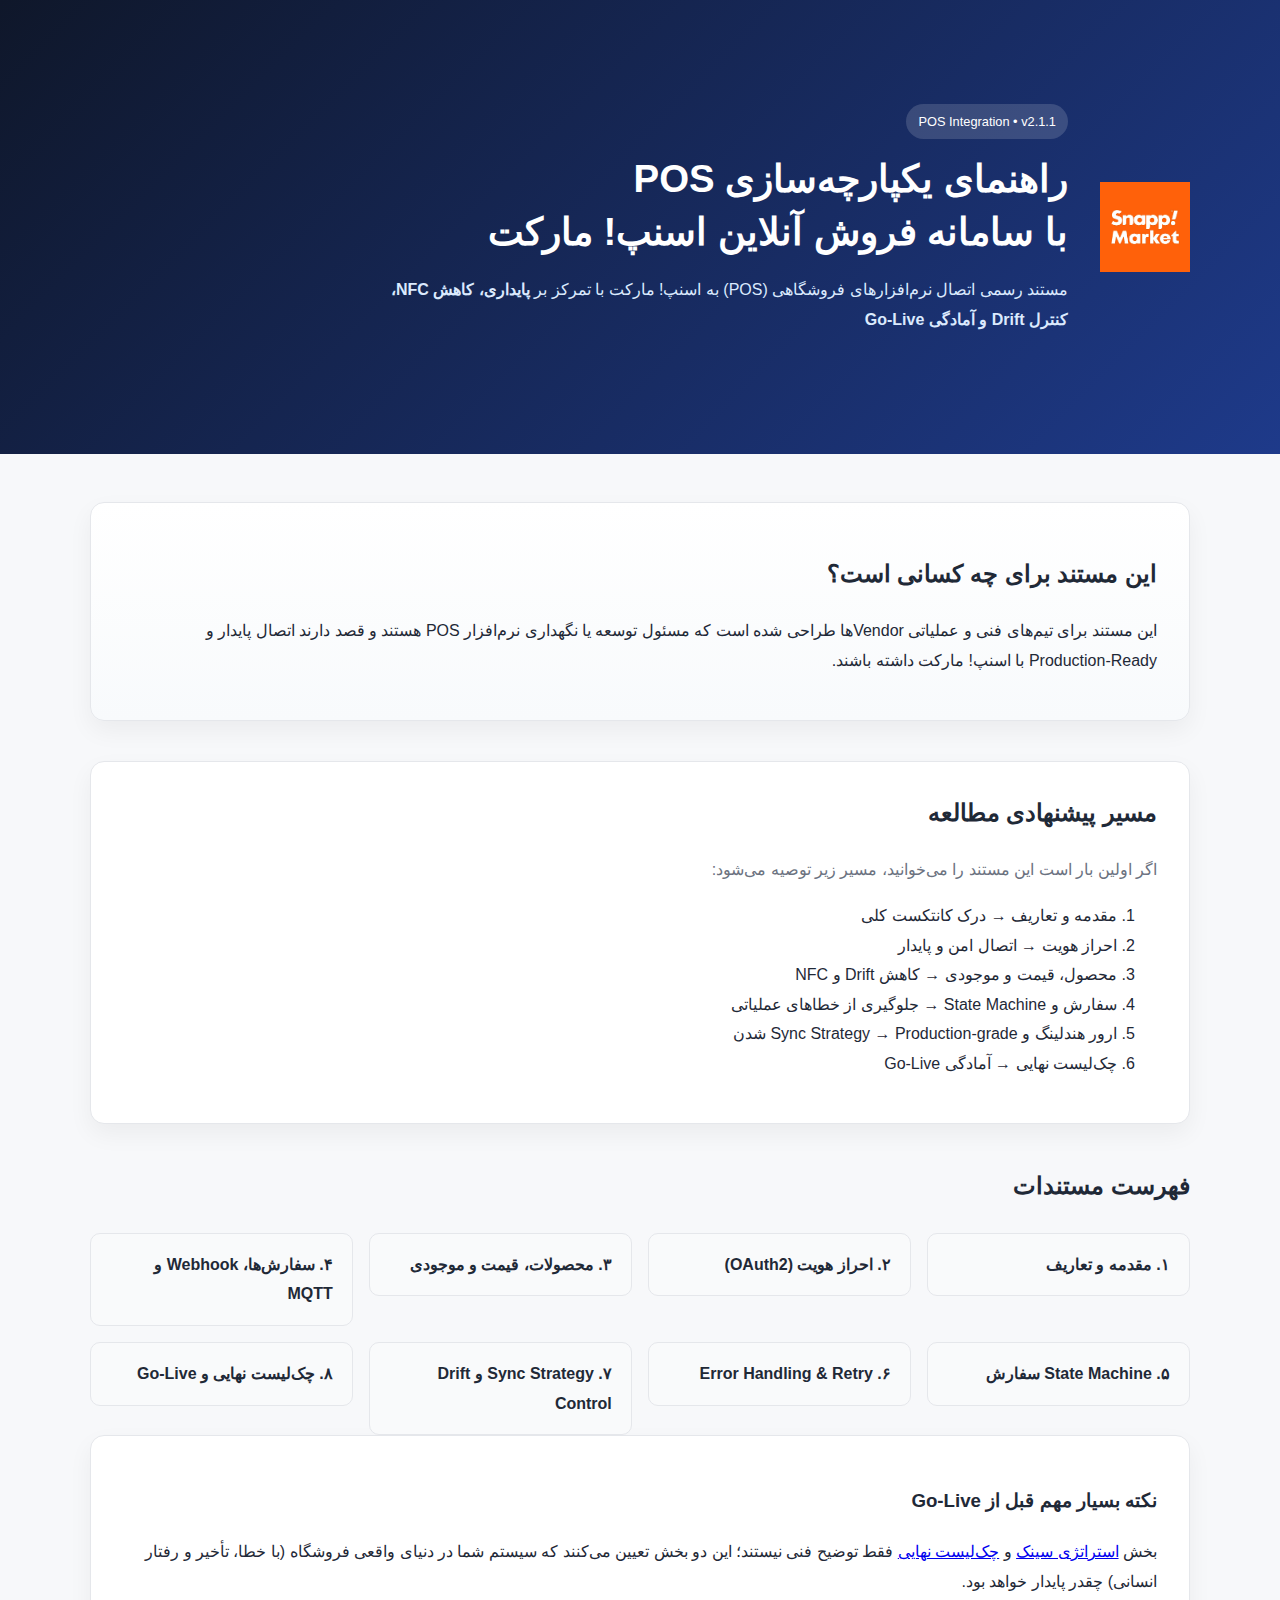
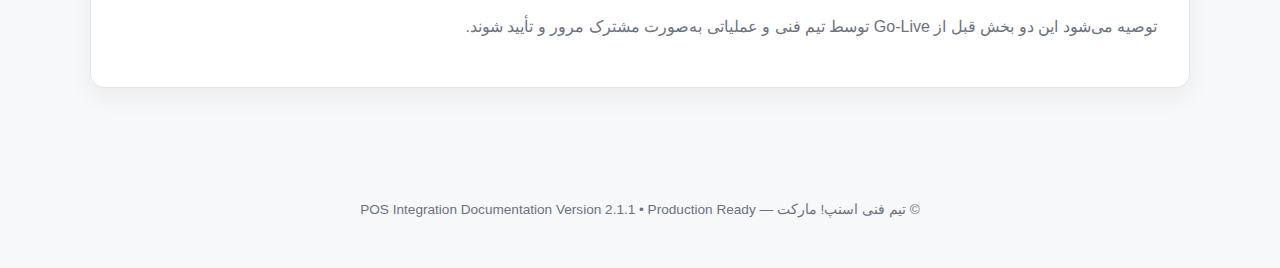
<file: index.html>
<!doctype html>
<html lang="fa" dir="rtl">
<head>
  <meta charset="utf-8" />
  <meta name="viewport" content="width=device-width, initial-scale=1" />
  <title>راهنمای یکپارچه‌سازی POS با اسنپ! مارکت</title>
  <link rel="stylesheet" href="style.css" />
</head>

<body>

<header class="header hero">
  <div class="container hero-inner">
    <img src="assets/logo.png" alt="Snapp Market Logo" class="logo hero-logo" />

    <div class="hero-text">
      <span class="badge">POS Integration • v2.1.1</span>
      <h1>راهنمای یکپارچه‌سازی POS<br/>با سامانه فروش آنلاین اسنپ! مارکت</h1>
      <p class="hero-sub">
        مستند رسمی اتصال نرم‌افزارهای فروشگاهی (POS) به اسنپ! مارکت  
        با تمرکز بر <strong>پایداری، کاهش NFC، کنترل Drift و آمادگی Go-Live</strong>
      </p>
    </div>
  </div>
</header>

<main class="container">

  <!-- ================= INTRO ================= -->
  <section class="intro intro-card">
    <h2>این مستند برای چه کسانی است؟</h2>
    <p>
      این مستند برای تیم‌های فنی و عملیاتی Vendorها طراحی شده است که
      مسئول توسعه یا نگهداری نرم‌افزار POS هستند و قصد دارند
      اتصال پایدار و Production-Ready با اسنپ! مارکت داشته باشند.
    </p>
  </section>

  <!-- ================= HOW TO READ ================= -->
  <section class="panel">
    <h2>مسیر پیشنهادی مطالعه</h2>
    <p class="text-muted">
      اگر اولین بار است این مستند را می‌خوانید، مسیر زیر توصیه می‌شود:
    </p>

    <ol class="reading-path">
      <li>مقدمه و تعاریف → درک کانتکست کلی</li>
      <li>احراز هویت → اتصال امن و پایدار</li>
      <li>محصول، قیمت و موجودی → کاهش Drift و NFC</li>
      <li>سفارش و State Machine → جلوگیری از خطاهای عملیاتی</li>
      <li>ارور هندلینگ و Sync Strategy → Production-grade شدن</li>
      <li>چک‌لیست نهایی → آمادگی Go-Live</li>
    </ol>
  </section>

  <!-- ================= SECTIONS GRID ================= -->
  <nav class="sections">
    <h2 class="sections-title">فهرست مستندات</h2>

    <ul>
      <li><a href="pages/01-intro.html">۱. مقدمه و تعاریف</a></li>
      <li><a href="pages/02-auth.html">۲. احراز هویت (OAuth2)</a></li>
      <li><a href="pages/03-product.html">۳. محصولات، قیمت و موجودی</a></li>
      <li><a href="pages/04-order.html">۴. سفارش‌ها، Webhook و MQTT</a></li>
      <li><a href="pages/05-process.html">۵. State Machine سفارش</a></li>
      <li><a href="pages/06-errors.html">۶. Error Handling & Retry</a></li>
      <li><a href="pages/07-sync-strategy.html">۷. Sync Strategy و Drift Control</a></li>
      <li><a href="pages/08-checklist.html">۸. چک‌لیست نهایی و Go-Live</a></li>
    </ul>
  </nav>

  <!-- ================= IMPORTANT NOTE ================= -->
  <section class="notes">
    <h3>نکته بسیار مهم قبل از Go-Live</h3>
    <p>
      بخش
      <a href="pages/07-sync-strategy.html">استراتژی سینک</a>
      و
      <a href="pages/08-checklist.html">چک‌لیست نهایی</a>
      فقط توضیح فنی نیستند؛
      این دو بخش تعیین می‌کنند که سیستم شما
      در دنیای واقعی فروشگاه (با خطا، تأخیر و رفتار انسانی)
      چقدر پایدار خواهد بود.
    </p>

    <p class="text-muted">
      توصیه می‌شود این دو بخش قبل از Go-Live توسط تیم فنی و عملیاتی
      به‌صورت مشترک مرور و تأیید شوند.
    </p>
  </section>

</main>

<footer class="footer">
  <p>
    © تیم فنی اسنپ! مارکت — POS Integration Documentation  
    <span class="text-muted">Version 2.1.1 • Production Ready</span>
  </p>
</footer>

</body>
</html>
</file>
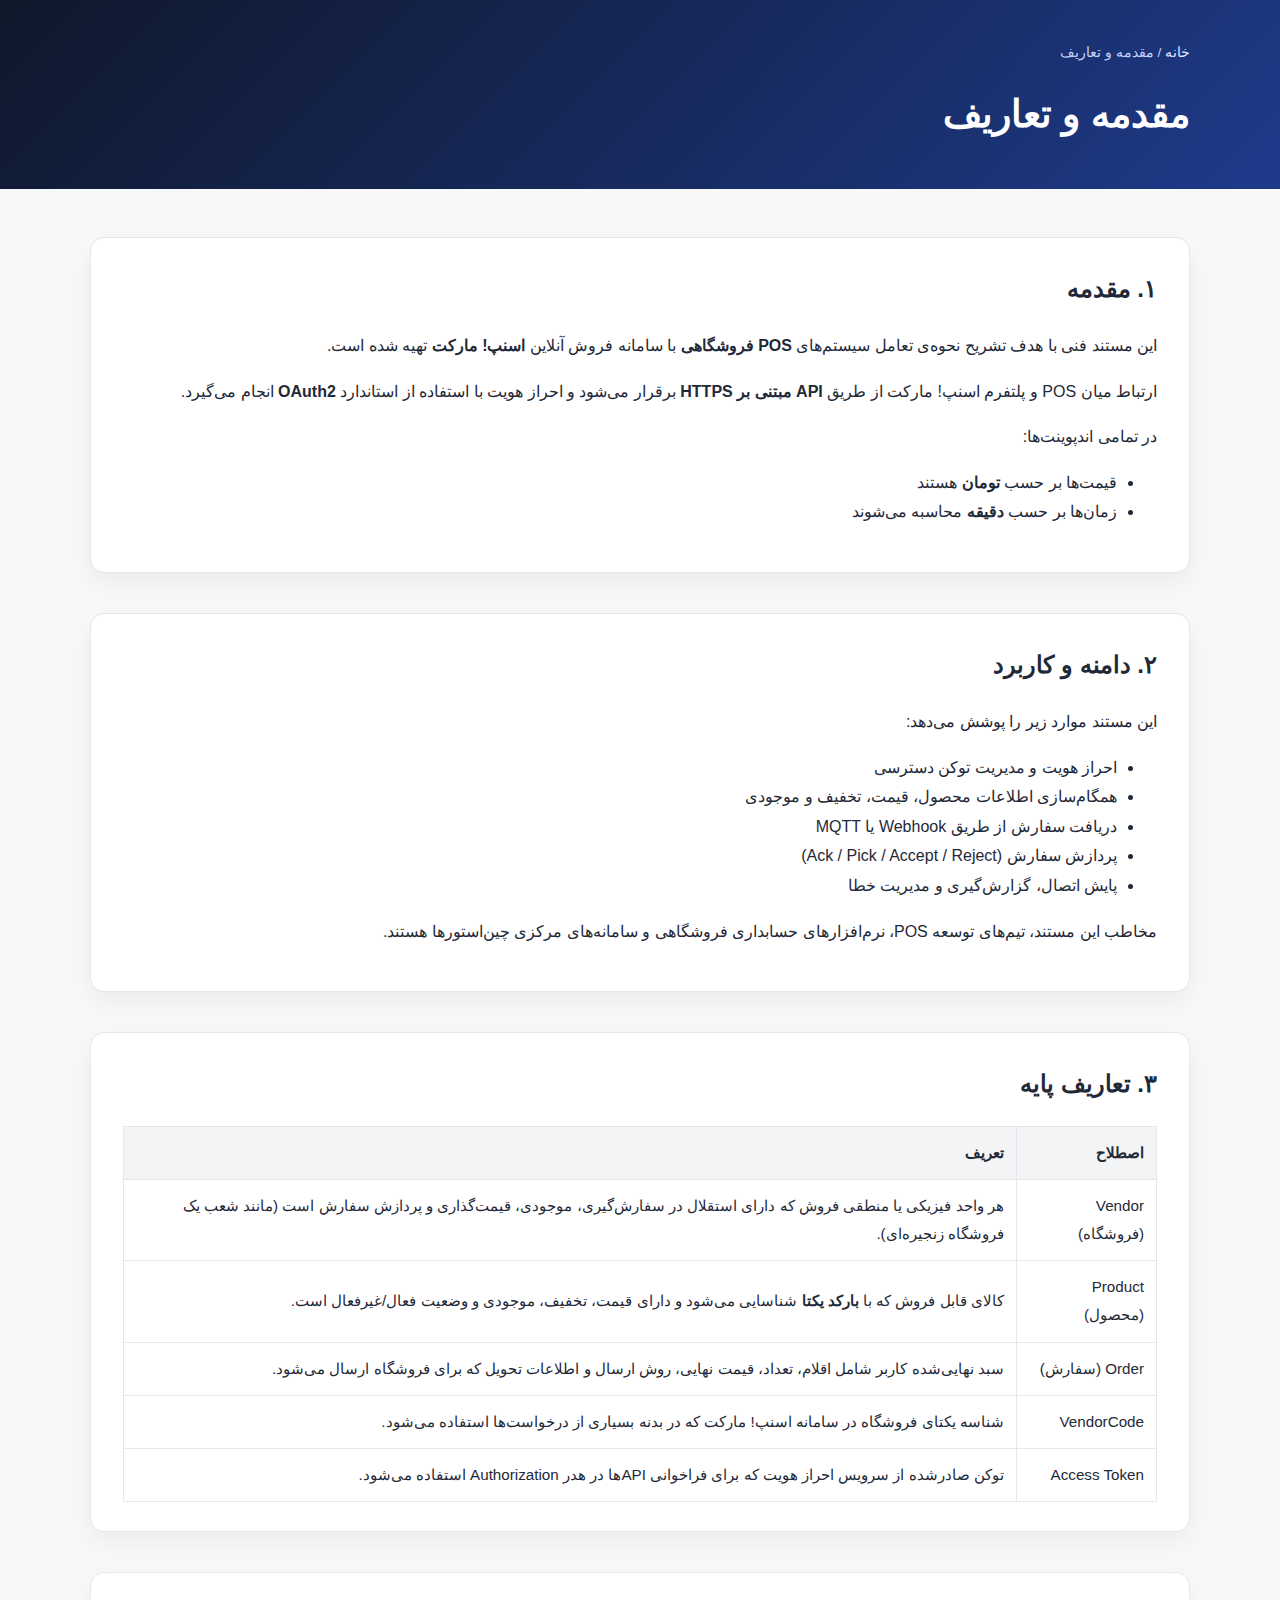
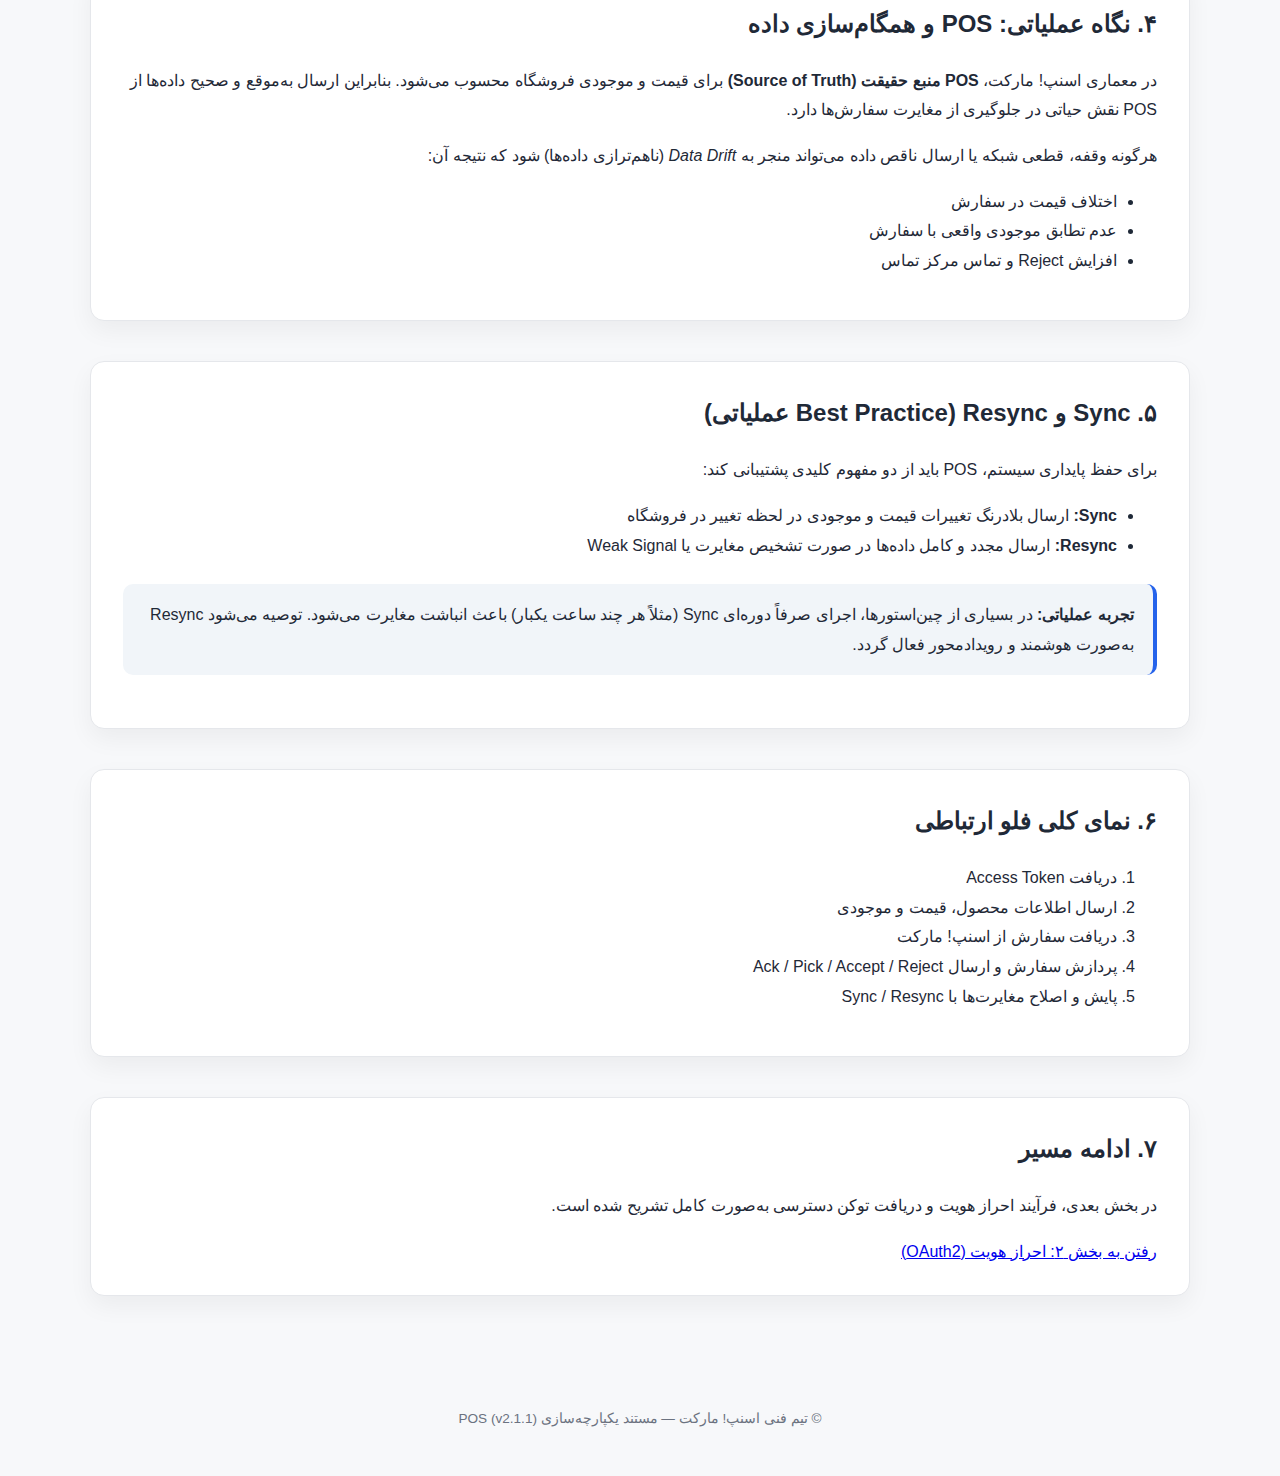
<file: pages/01-intro.html>
<!doctype html>
<html lang="fa" dir="rtl">
<head>
  <meta charset="utf-8" />
  <meta name="viewport" content="width=device-width, initial-scale=1" />
  <title>مقدمه و تعاریف | راهنمای یکپارچه‌سازی POS با اسنپ! مارکت</title>
  <link rel="stylesheet" href="../style.css" />
</head>
<body>

<header class="header">
  <div class="container">
    <nav class="breadcrumb">
      <a href="../index.html">خانه</a> / <span>مقدمه و تعاریف</span>
    </nav>
    <h1>مقدمه و تعاریف</h1>
  </div>
</header>

<main class="container">

  <section class="panel">
    <h2>۱. مقدمه</h2>
    <p>
      این مستند فنی با هدف تشریح نحوه‌ی تعامل سیستم‌های
      <strong>POS فروشگاهی</strong> با سامانه فروش آنلاین
      <strong>اسنپ! مارکت</strong> تهیه شده است.
    </p>
    <p>
      ارتباط میان POS و پلتفرم اسنپ! مارکت از طریق
      <strong>API مبتنی بر HTTPS</strong> برقرار می‌شود و
      احراز هویت با استفاده از استاندارد <strong>OAuth2</strong>
      انجام می‌گیرد.
    </p>
    <p>
      در تمامی اندپوینت‌ها:
    </p>
    <ul>
      <li>قیمت‌ها بر حسب <strong>تومان</strong> هستند</li>
      <li>زمان‌ها بر حسب <strong>دقیقه</strong> محاسبه می‌شوند</li>
    </ul>
  </section>

  <section class="panel">
    <h2>۲. دامنه و کاربرد</h2>
    <p>این مستند موارد زیر را پوشش می‌دهد:</p>
    <ul>
      <li>احراز هویت و مدیریت توکن دسترسی</li>
      <li>همگام‌سازی اطلاعات محصول، قیمت، تخفیف و موجودی</li>
      <li>دریافت سفارش از طریق Webhook یا MQTT</li>
      <li>پردازش سفارش (Ack / Pick / Accept / Reject)</li>
      <li>پایش اتصال، گزارش‌گیری و مدیریت خطا</li>
    </ul>
    <p>
      مخاطب این مستند، تیم‌های توسعه POS، نرم‌افزارهای حسابداری
      فروشگاهی و سامانه‌های مرکزی چین‌استورها هستند.
    </p>
  </section>

  <section class="panel">
    <h2>۳. تعاریف پایه</h2>
    <table>
      <thead>
        <tr>
          <th>اصطلاح</th>
          <th>تعریف</th>
        </tr>
      </thead>
      <tbody>
        <tr>
          <td>Vendor (فروشگاه)</td>
          <td>
            هر واحد فیزیکی یا منطقی فروش که دارای استقلال در
            سفارش‌گیری، موجودی، قیمت‌گذاری و پردازش سفارش است
            (مانند شعب یک فروشگاه زنجیره‌ای).
          </td>
        </tr>
        <tr>
          <td>Product (محصول)</td>
          <td>
            کالای قابل فروش که با <strong>بارکد یکتا</strong>
            شناسایی می‌شود و دارای قیمت، تخفیف، موجودی و وضعیت فعال/غیرفعال است.
          </td>
        </tr>
        <tr>
          <td>Order (سفارش)</td>
          <td>
            سبد نهایی‌شده کاربر شامل اقلام، تعداد، قیمت نهایی،
            روش ارسال و اطلاعات تحویل که برای فروشگاه ارسال می‌شود.
          </td>
        </tr>
        <tr>
          <td>VendorCode</td>
          <td>
            شناسه یکتای فروشگاه در سامانه اسنپ! مارکت که در
            بدنه بسیاری از درخواست‌ها استفاده می‌شود.
          </td>
        </tr>
        <tr>
          <td>Access Token</td>
          <td>
            توکن صادرشده از سرویس احراز هویت که برای فراخوانی
            APIها در هدر Authorization استفاده می‌شود.
          </td>
        </tr>
      </tbody>
    </table>
  </section>

  <section class="panel">
    <h2>۴. نگاه عملیاتی: POS و همگام‌سازی داده</h2>
    <p>
      در معماری اسنپ! مارکت، <strong>POS منبع حقیقت (Source of Truth)</strong>
      برای قیمت و موجودی فروشگاه محسوب می‌شود.
      بنابراین ارسال به‌موقع و صحیح داده‌ها از POS نقش حیاتی در
      جلوگیری از مغایرت سفارش‌ها دارد.
    </p>
    <p>
      هرگونه وقفه، قطعی شبکه یا ارسال ناقص داده می‌تواند منجر به
      <em>Data Drift</em> (ناهم‌ترازی داده‌ها) شود که نتیجه آن:
    </p>
    <ul>
      <li>اختلاف قیمت در سفارش</li>
      <li>عدم تطابق موجودی واقعی با سفارش</li>
      <li>افزایش Reject و تماس مرکز تماس</li>
    </ul>
  </section>

  <section class="panel">
    <h2>۵. Sync و Resync (Best Practice عملیاتی)</h2>
    <p>
      برای حفظ پایداری سیستم، POS باید از دو مفهوم کلیدی پشتیبانی کند:
    </p>
    <ul>
      <li>
        <strong>Sync:</strong> ارسال بلادرنگ تغییرات قیمت و موجودی
        در لحظه تغییر در فروشگاه
      </li>
      <li>
        <strong>Resync:</strong> ارسال مجدد و کامل داده‌ها
        در صورت تشخیص مغایرت یا Weak Signal
      </li>
    </ul>
    <div class="callout">
      <strong>تجربه عملیاتی:</strong>
      در بسیاری از چین‌استورها، اجرای صرفاً دوره‌ای Sync
      (مثلاً هر چند ساعت یکبار) باعث انباشت مغایرت می‌شود.
      توصیه می‌شود Resync به‌صورت هوشمند و رویدادمحور
      فعال گردد.
    </div>
  </section>

  <section class="panel">
    <h2>۶. نمای کلی فلو ارتباطی</h2>
    <ol>
      <li>دریافت Access Token</li>
      <li>ارسال اطلاعات محصول، قیمت و موجودی</li>
      <li>دریافت سفارش از اسنپ! مارکت</li>
      <li>پردازش سفارش و ارسال Ack / Pick / Accept / Reject</li>
      <li>پایش و اصلاح مغایرت‌ها با Sync / Resync</li>
    </ol>
  </section>

  <section class="panel">
    <h2>۷. ادامه مسیر</h2>
    <p>
      در بخش بعدی، فرآیند احراز هویت و دریافت توکن دسترسی
      به‌صورت کامل تشریح شده است.
    </p>
    <a href="02-auth.html" class="btn-primary">
      رفتن به بخش ۲: احراز هویت (OAuth2)
    </a>
  </section>

</main>

<footer class="footer">
  <p>© تیم فنی اسنپ! مارکت — مستند یکپارچه‌سازی POS (v2.1.1)</p>
</footer>

</body>
</html>
</file>
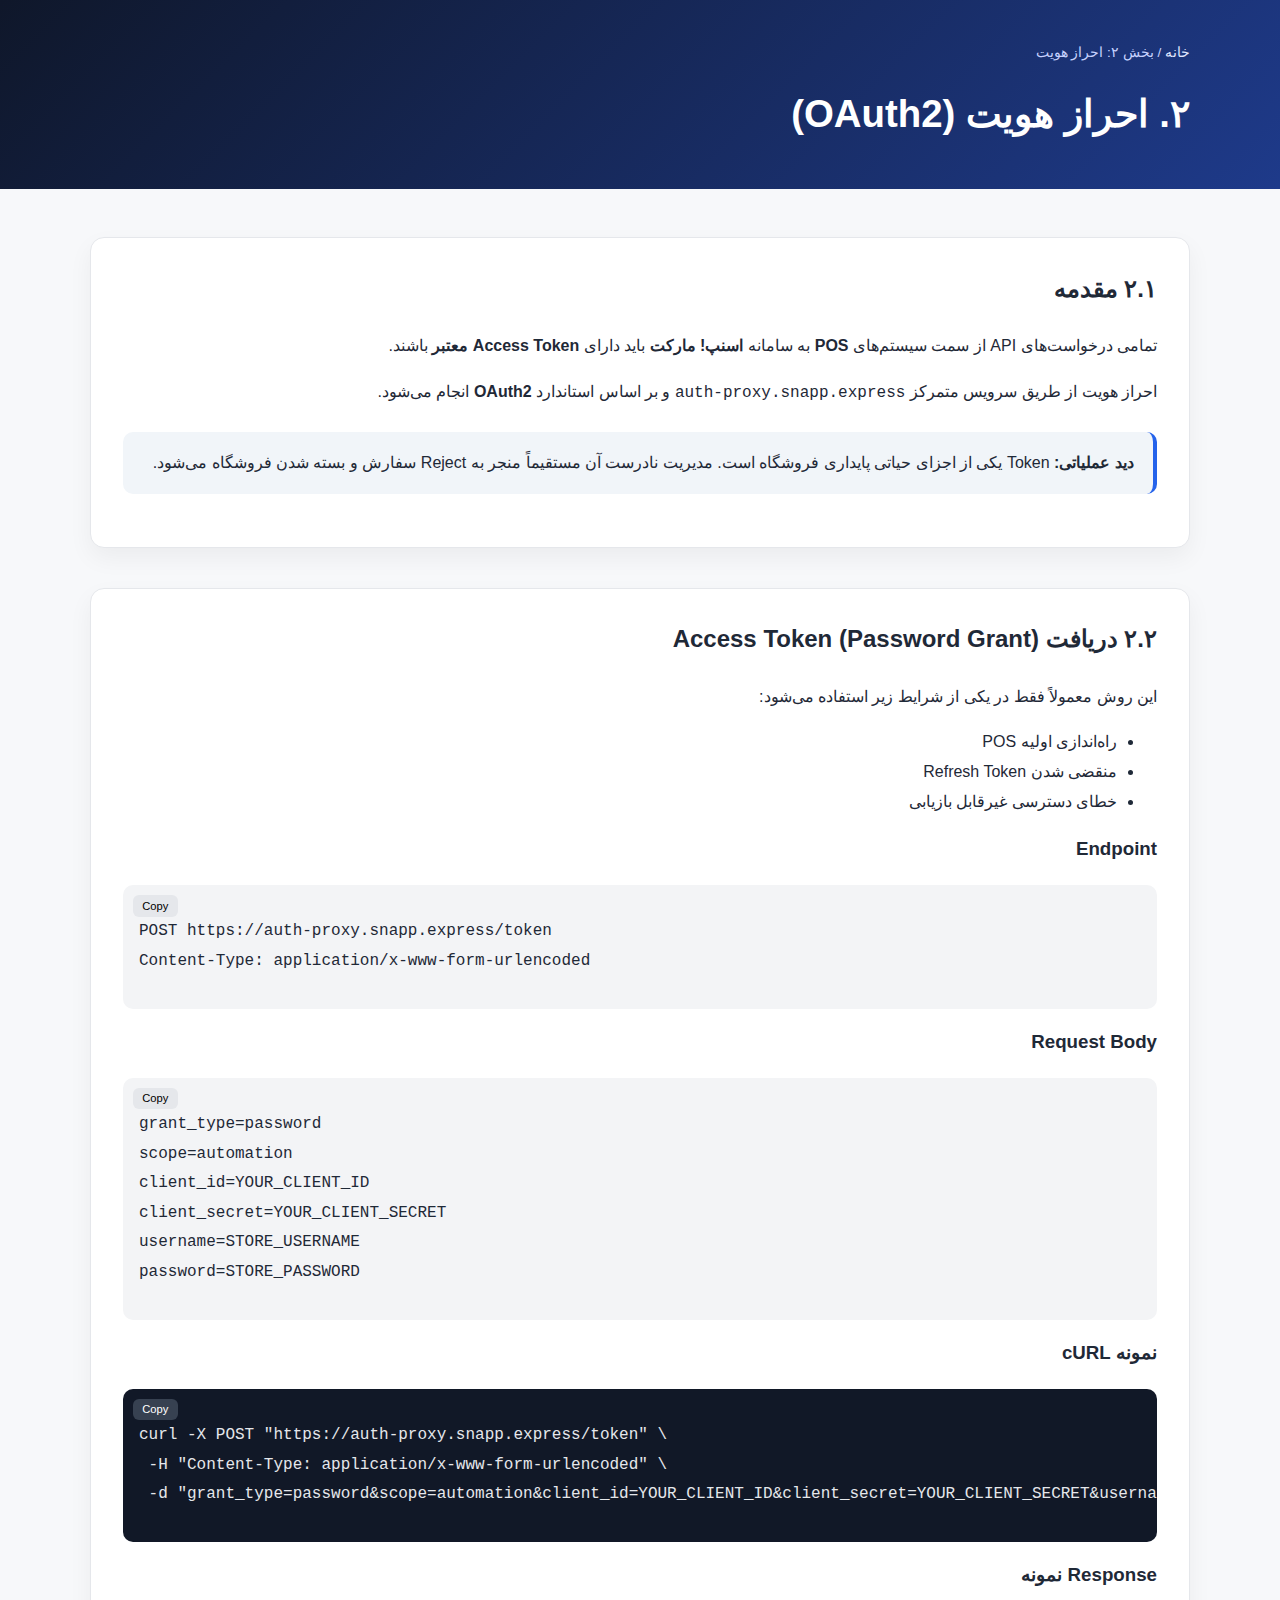
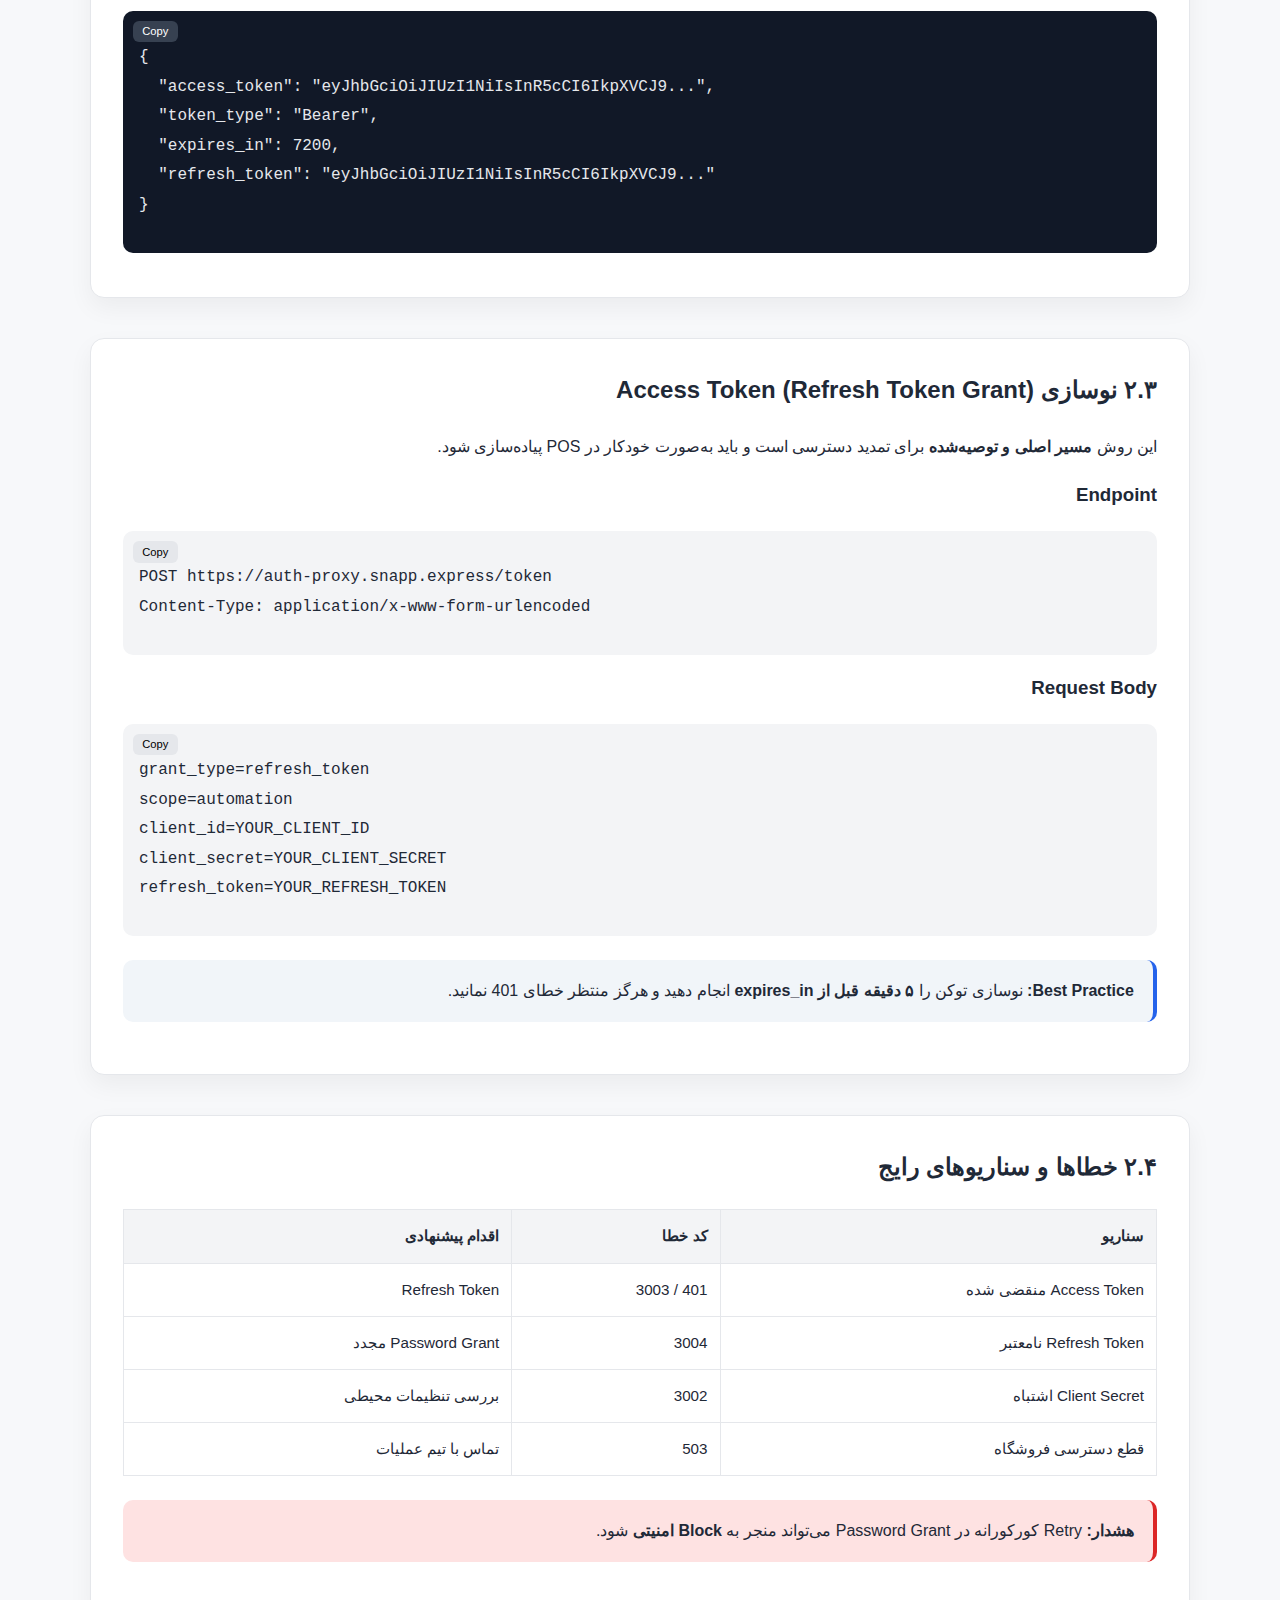
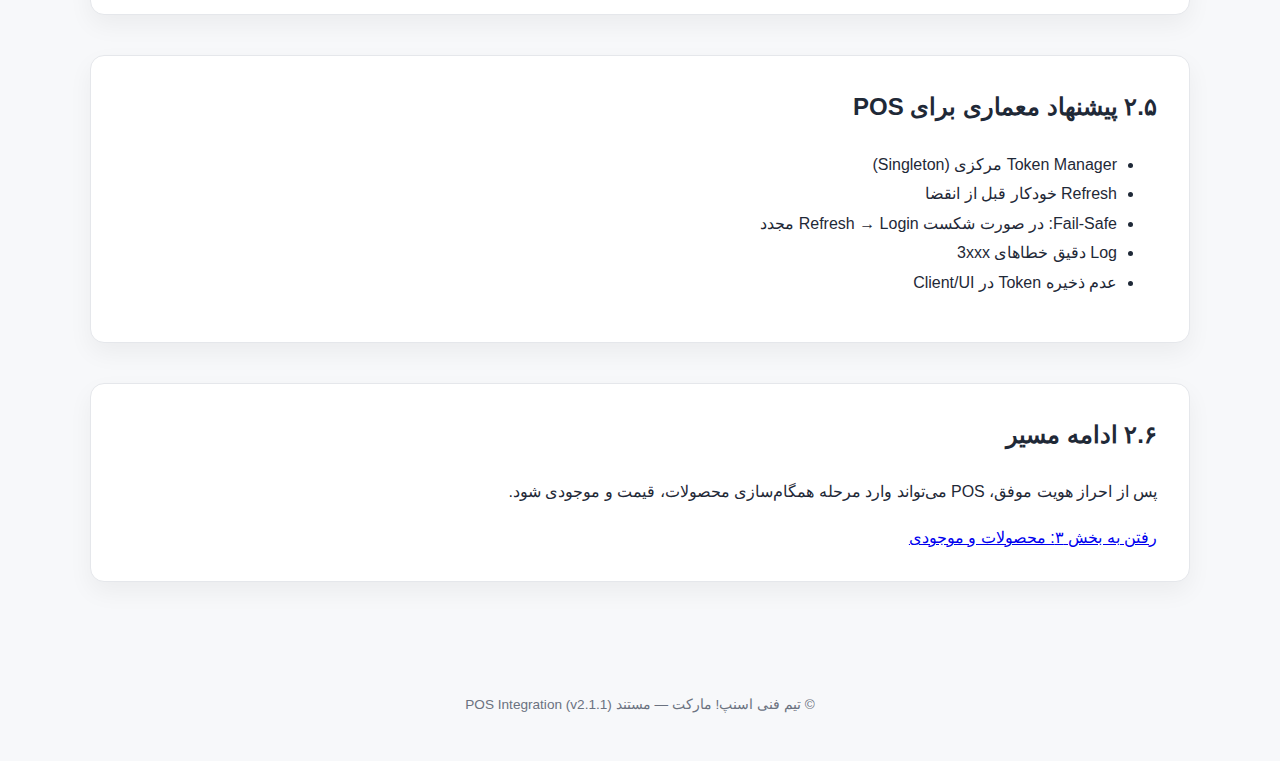
<file: pages/02-auth.html>
<!doctype html>
<html lang="fa" dir="rtl">
<head>
  <meta charset="utf-8" />
  <meta name="viewport" content="width=device-width, initial-scale=1" />
  <title>بخش ۲ – احراز هویت (OAuth2) | راهنمای POS اسنپ! مارکت</title>
  <link rel="stylesheet" href="../style.css" />
</head>
<body>

<header class="header">
  <div class="container">
    <nav class="breadcrumb">
      <a href="../index.html">خانه</a> / <span>بخش ۲: احراز هویت</span>
    </nav>
    <h1>۲. احراز هویت (OAuth2)</h1>
  </div>
</header>

<main class="container">

<!-- ===================== INTRO ===================== -->
<section class="panel">
  <h2>۲.۱ مقدمه</h2>
  <p>
    تمامی درخواست‌های API از سمت سیستم‌های <strong>POS</strong> به سامانه
    <strong>اسنپ! مارکت</strong> باید دارای <strong>Access Token معتبر</strong> باشند.
  </p>
  <p>
    احراز هویت از طریق سرویس متمرکز
    <code>auth-proxy.snapp.express</code>
    و بر اساس استاندارد <strong>OAuth2</strong> انجام می‌شود.
  </p>

  <div class="callout">
    <strong>دید عملیاتی:</strong>
    Token یکی از اجزای حیاتی پایداری فروشگاه است.
    مدیریت نادرست آن مستقیماً منجر به Reject سفارش و بسته شدن فروشگاه می‌شود.
  </div>
</section>

<!-- ===================== PASSWORD GRANT ===================== -->
<section class="panel">
  <h2>۲.۲ دریافت Access Token (Password Grant)</h2>
  <p>
    این روش معمولاً فقط در یکی از شرایط زیر استفاده می‌شود:
  </p>
  <ul>
    <li>راه‌اندازی اولیه POS</li>
    <li>منقضی شدن Refresh Token</li>
    <li>خطای دسترسی غیرقابل بازیابی</li>
  </ul>

  <h3>Endpoint</h3>
  <div class="code-block">
    <button class="copy-btn" onclick="copyCode(this)">Copy</button>
    <pre><code>POST https://auth-proxy.snapp.express/token
Content-Type: application/x-www-form-urlencoded</code></pre>
  </div>

  <h3>Request Body</h3>
  <div class="code-block">
    <button class="copy-btn" onclick="copyCode(this)">Copy</button>
<pre><code>grant_type=password
scope=automation
client_id=YOUR_CLIENT_ID
client_secret=YOUR_CLIENT_SECRET
username=STORE_USERNAME
password=STORE_PASSWORD</code></pre>
  </div>

  <h3>نمونه cURL</h3>
  <div class="code-block dark">
    <button class="copy-btn" onclick="copyCode(this)">Copy</button>
<pre><code>curl -X POST "https://auth-proxy.snapp.express/token" \
 -H "Content-Type: application/x-www-form-urlencoded" \
 -d "grant_type=password&scope=automation&client_id=YOUR_CLIENT_ID&client_secret=YOUR_CLIENT_SECRET&username=STORE_USERNAME&password=STORE_PASSWORD"</code></pre>
  </div>

  <h3>Response نمونه</h3>
  <div class="code-block dark">
    <button class="copy-btn" onclick="copyCode(this)">Copy</button>
<pre><code>{
  "access_token": "eyJhbGciOiJIUzI1NiIsInR5cCI6IkpXVCJ9...",
  "token_type": "Bearer",
  "expires_in": 7200,
  "refresh_token": "eyJhbGciOiJIUzI1NiIsInR5cCI6IkpXVCJ9..."
}</code></pre>
  </div>
</section>

<!-- ===================== REFRESH TOKEN ===================== -->
<section class="panel">
  <h2>۲.۳ نوسازی Access Token (Refresh Token Grant)</h2>
  <p>
    این روش <strong>مسیر اصلی و توصیه‌شده</strong> برای تمدید دسترسی است
    و باید به‌صورت خودکار در POS پیاده‌سازی شود.
  </p>

  <h3>Endpoint</h3>
  <div class="code-block">
    <button class="copy-btn" onclick="copyCode(this)">Copy</button>
<pre><code>POST https://auth-proxy.snapp.express/token
Content-Type: application/x-www-form-urlencoded</code></pre>
  </div>

  <h3>Request Body</h3>
  <div class="code-block">
    <button class="copy-btn" onclick="copyCode(this)">Copy</button>
<pre><code>grant_type=refresh_token
scope=automation
client_id=YOUR_CLIENT_ID
client_secret=YOUR_CLIENT_SECRET
refresh_token=YOUR_REFRESH_TOKEN</code></pre>
  </div>

  <div class="callout">
    <strong>Best Practice:</strong>
    نوسازی توکن را <strong>۵ دقیقه قبل از expires_in</strong> انجام دهید
    و هرگز منتظر خطای 401 نمانید.
  </div>
</section>

<!-- ===================== ERROR HANDLING ===================== -->
<section class="panel">
  <h2>۲.۴ خطاها و سناریوهای رایج</h2>

  <table>
    <thead>
      <tr>
        <th>سناریو</th>
        <th>کد خطا</th>
        <th>اقدام پیشنهادی</th>
      </tr>
    </thead>
    <tbody>
      <tr>
        <td>Access Token منقضی شده</td>
        <td>401 / 3003</td>
        <td>Refresh Token</td>
      </tr>
      <tr>
        <td>Refresh Token نامعتبر</td>
        <td>3004</td>
        <td>Password Grant مجدد</td>
      </tr>
      <tr>
        <td>Client Secret اشتباه</td>
        <td>3002</td>
        <td>بررسی تنظیمات محیطی</td>
      </tr>
      <tr>
        <td>قطع دسترسی فروشگاه</td>
        <td>503</td>
        <td>تماس با تیم عملیات</td>
      </tr>
    </tbody>
  </table>

  <div class="callout danger">
    <strong>هشدار:</strong>
    Retry کورکورانه در Password Grant می‌تواند منجر به
    <strong>Block امنیتی</strong> شود.
  </div>
</section>

<!-- ===================== ARCHITECTURE ===================== -->
<section class="panel">
  <h2>۲.۵ پیشنهاد معماری برای POS</h2>
  <ul>
    <li>Token Manager مرکزی (Singleton)</li>
    <li>Refresh خودکار قبل از انقضا</li>
    <li>Fail-Safe: در صورت شکست Refresh → Login مجدد</li>
    <li>Log دقیق خطاهای 3xxx</li>
    <li>عدم ذخیره Token در Client/UI</li>
  </ul>
</section>

<section class="panel">
  <h2>۲.۶ ادامه مسیر</h2>
  <p>
    پس از احراز هویت موفق، POS می‌تواند وارد مرحله
    همگام‌سازی محصولات، قیمت و موجودی شود.
  </p>
  <a href="03-product.html" class="btn-primary">
    رفتن به بخش ۳: محصولات و موجودی
  </a>
</section>

</main>

<footer class="footer">
  <p>© تیم فنی اسنپ! مارکت — مستند POS Integration (v2.1.1)</p>
</footer>

<script>
function copyCode(btn) {
  const code = btn.nextElementSibling.innerText;
  navigator.clipboard.writeText(code);
  btn.innerText = "Copied ✓";
  setTimeout(() => btn.innerText = "Copy", 1500);
}
</script>

</body>
</html>
</file>
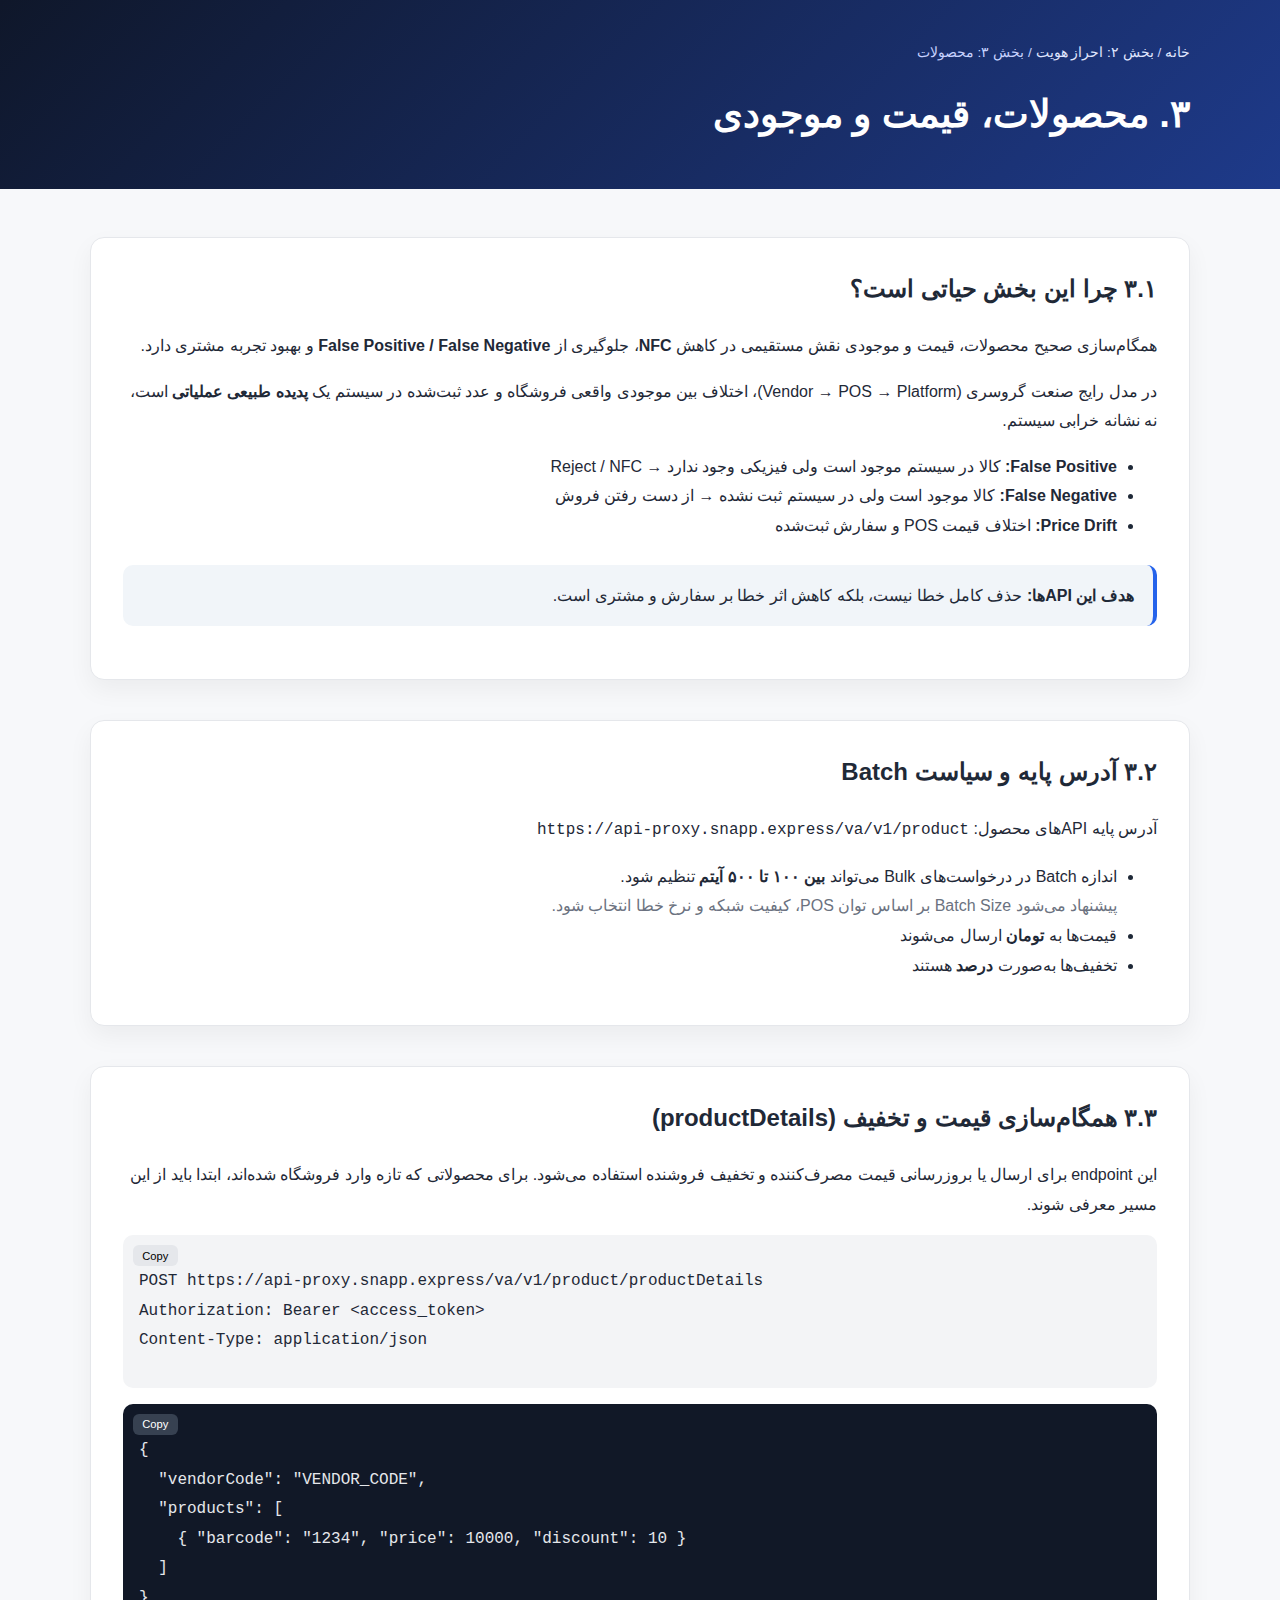
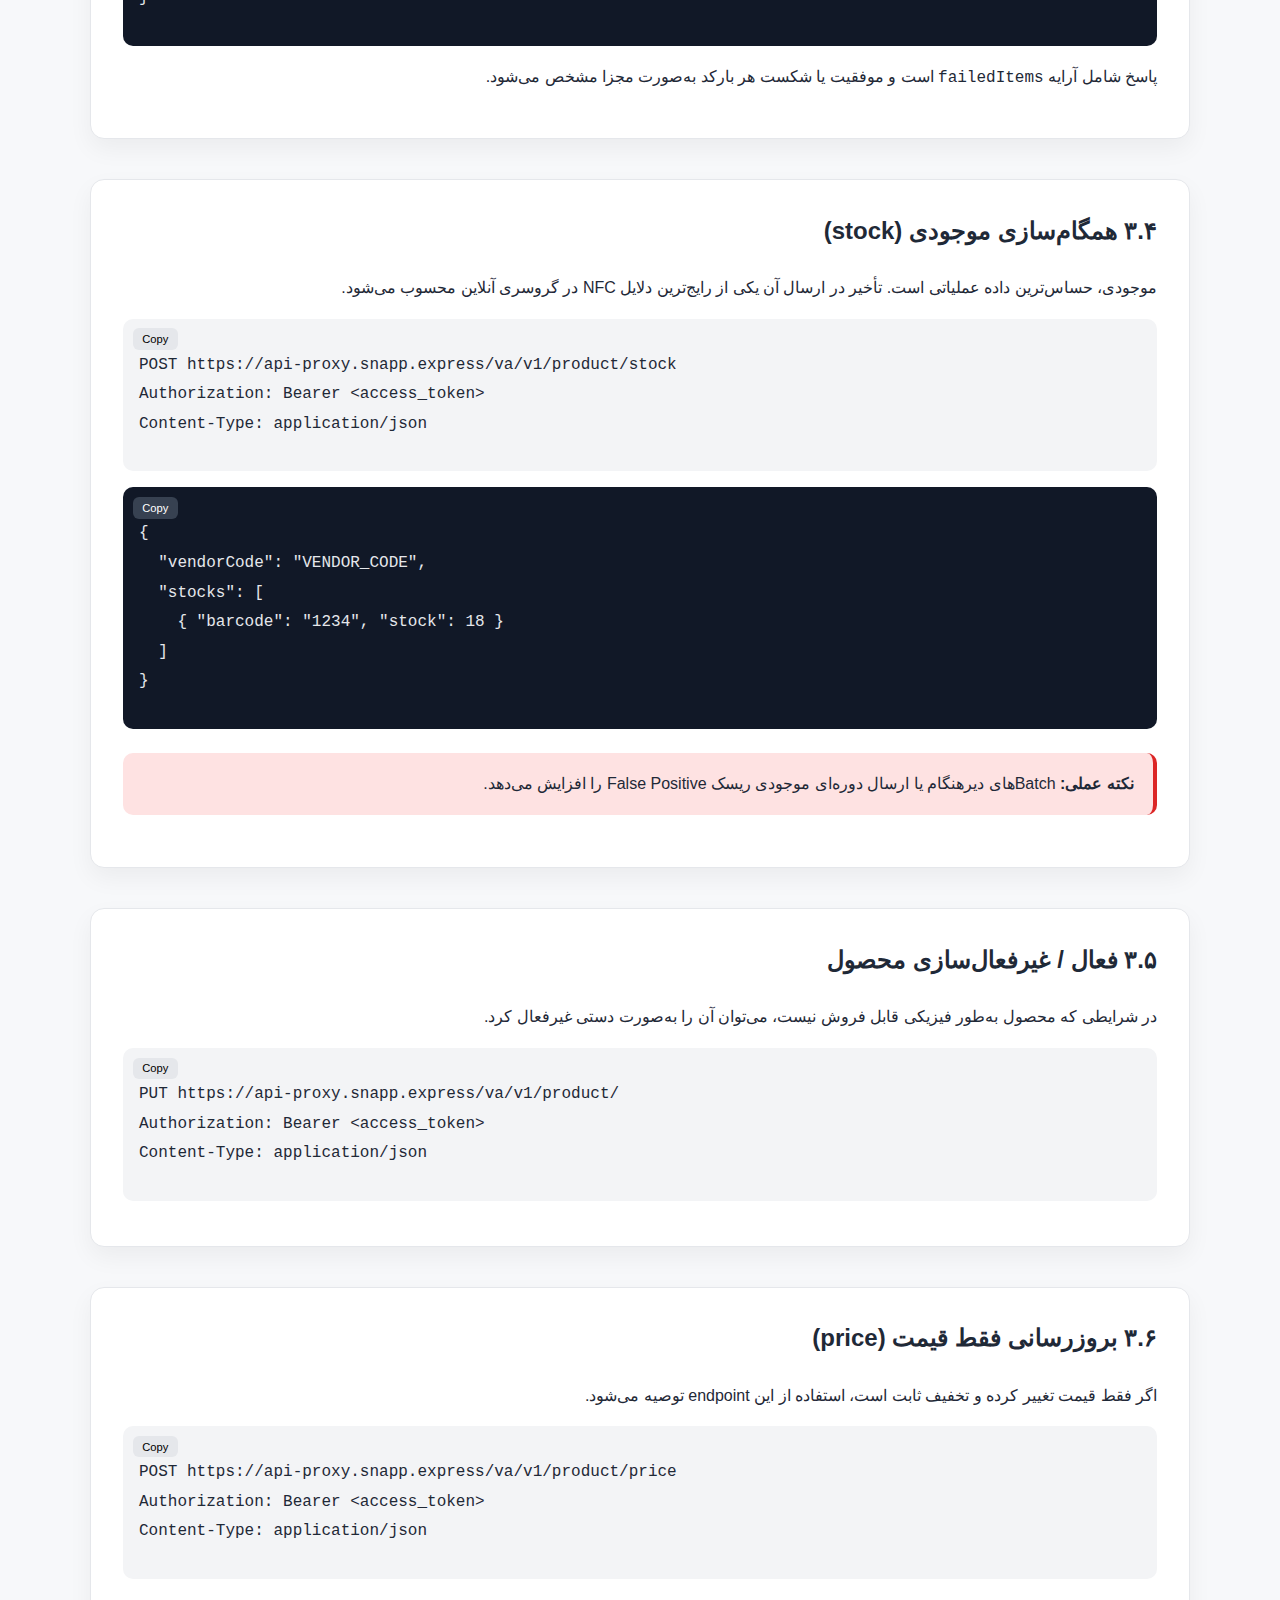
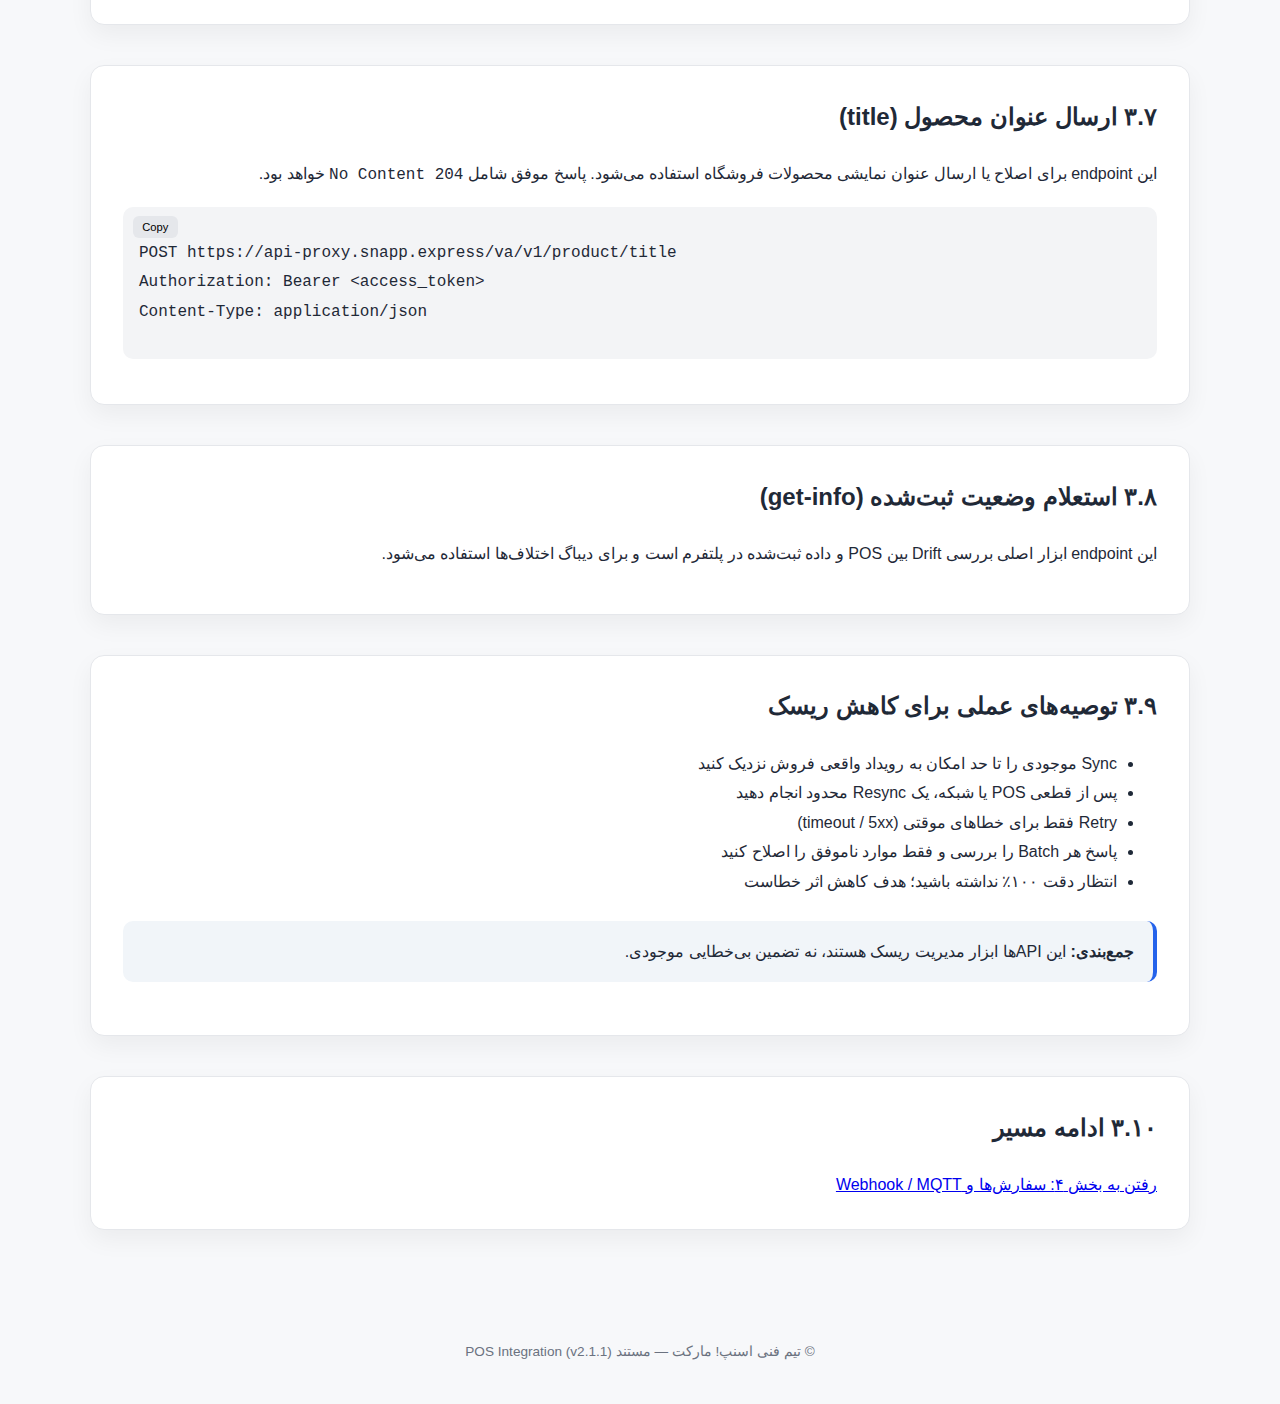
<file: pages/03-product.html>
<!doctype html>
<html lang="fa" dir="rtl">
<head>
  <meta charset="utf-8" />
  <meta name="viewport" content="width=device-width, initial-scale=1" />
  <title>بخش ۳ – محصولات، قیمت و موجودی | راهنمای POS اسنپ! مارکت</title>
  <link rel="stylesheet" href="../style.css" />
</head>
<body>

<header class="header">
  <div class="container">
    <nav class="breadcrumb">
      <a href="../index.html">خانه</a> /
      <a href="02-auth.html">بخش ۲: احراز هویت</a> /
      <span>بخش ۳: محصولات</span>
    </nav>
    <h1>۳. محصولات، قیمت و موجودی</h1>
  </div>
</header>

<main class="container">

<!-- ===================================================== -->
<section class="panel">
  <h2>۳.۱ چرا این بخش حیاتی است؟</h2>
  <p>
    همگام‌سازی صحیح محصولات، قیمت و موجودی نقش مستقیمی در کاهش
    <strong>NFC</strong>، جلوگیری از <strong>False Positive / False Negative</strong>
    و بهبود تجربه مشتری دارد.
  </p>
  <p>
    در مدل رایج صنعت گروسری (Vendor → POS → Platform)،
    اختلاف بین موجودی واقعی فروشگاه و عدد ثبت‌شده در سیستم
    یک <strong>پدیده طبیعی عملیاتی</strong> است، نه نشانه خرابی سیستم.
  </p>

  <ul>
    <li><strong>False Positive:</strong> کالا در سیستم موجود است ولی فیزیکی وجود ندارد → Reject / NFC</li>
    <li><strong>False Negative:</strong> کالا موجود است ولی در سیستم ثبت نشده → از دست رفتن فروش</li>
    <li><strong>Price Drift:</strong> اختلاف قیمت POS و سفارش ثبت‌شده</li>
  </ul>

  <div class="callout">
    <strong>هدف این APIها:</strong>
    حذف کامل خطا نیست، بلکه کاهش اثر خطا بر سفارش و مشتری است.
  </div>
</section>

<!-- ===================================================== -->
<section class="panel">
  <h2>۳.۲ آدرس پایه و سیاست Batch</h2>
  <p>
    آدرس پایه APIهای محصول:
    <code>https://api-proxy.snapp.express/va/v1/product</code>
  </p>

  <ul>
    <li>
      اندازه Batch در درخواست‌های Bulk می‌تواند
      <strong>بین ۱۰۰ تا ۵۰۰ آیتم</strong> تنظیم شود.
      <br>
      <span class="text-muted">
        پیشنهاد می‌شود Batch Size بر اساس توان POS، کیفیت شبکه و نرخ خطا انتخاب شود.
      </span>
    </li>
    <li>قیمت‌ها به <strong>تومان</strong> ارسال می‌شوند</li>
    <li>تخفیف‌ها به‌صورت <strong>درصد</strong> هستند</li>
  </ul>
</section>

<!-- ===================================================== -->
<section class="panel">
  <h2>۳.۳ همگام‌سازی قیمت و تخفیف (productDetails)</h2>

  <p>
    این endpoint برای ارسال یا بروزرسانی قیمت مصرف‌کننده و تخفیف فروشنده استفاده می‌شود.
    برای محصولاتی که تازه وارد فروشگاه شده‌اند، ابتدا باید از این مسیر معرفی شوند.
  </p>

  <div class="code-block">
    <button class="copy-btn" onclick="copyCode(this)">Copy</button>
<pre><code>POST https://api-proxy.snapp.express/va/v1/product/productDetails
Authorization: Bearer &lt;access_token&gt;
Content-Type: application/json</code></pre>
  </div>

  <div class="code-block dark">
    <button class="copy-btn" onclick="copyCode(this)">Copy</button>
<pre><code>{
  "vendorCode": "VENDOR_CODE",
  "products": [
    { "barcode": "1234", "price": 10000, "discount": 10 }
  ]
}</code></pre>
  </div>

  <p>
    پاسخ شامل آرایه <code>failedItems</code> است و موفقیت یا شکست هر بارکد
    به‌صورت مجزا مشخص می‌شود.
  </p>
</section>

<!-- ===================================================== -->
<section class="panel">
  <h2>۳.۴ همگام‌سازی موجودی (stock)</h2>

  <p>
    موجودی، حساس‌ترین داده عملیاتی است. تأخیر در ارسال آن
    یکی از رایج‌ترین دلایل NFC در گروسری آنلاین محسوب می‌شود.
  </p>

  <div class="code-block">
    <button class="copy-btn" onclick="copyCode(this)">Copy</button>
<pre><code>POST https://api-proxy.snapp.express/va/v1/product/stock
Authorization: Bearer &lt;access_token&gt;
Content-Type: application/json</code></pre>
  </div>

  <div class="code-block dark">
    <button class="copy-btn" onclick="copyCode(this)">Copy</button>
<pre><code>{
  "vendorCode": "VENDOR_CODE",
  "stocks": [
    { "barcode": "1234", "stock": 18 }
  ]
}</code></pre>
  </div>

  <div class="callout danger">
    <strong>نکته عملی:</strong>
    Batchهای دیرهنگام یا ارسال دوره‌ای موجودی
    ریسک False Positive را افزایش می‌دهد.
  </div>
</section>

<!-- ===================================================== -->
<section class="panel">
  <h2>۳.۵ فعال / غیرفعال‌سازی محصول</h2>

  <p>
    در شرایطی که محصول به‌طور فیزیکی قابل فروش نیست،
    می‌توان آن را به‌صورت دستی غیرفعال کرد.
  </p>

  <div class="code-block">
    <button class="copy-btn" onclick="copyCode(this)">Copy</button>
<pre><code>PUT https://api-proxy.snapp.express/va/v1/product/
Authorization: Bearer &lt;access_token&gt;
Content-Type: application/json</code></pre>
  </div>
</section>

<!-- ===================================================== -->
<section class="panel">
  <h2>۳.۶ بروزرسانی فقط قیمت (price)</h2>

  <p>
    اگر فقط قیمت تغییر کرده و تخفیف ثابت است،
    استفاده از این endpoint توصیه می‌شود.
  </p>

  <div class="code-block">
    <button class="copy-btn" onclick="copyCode(this)">Copy</button>
<pre><code>POST https://api-proxy.snapp.express/va/v1/product/price
Authorization: Bearer &lt;access_token&gt;
Content-Type: application/json</code></pre>
  </div>
</section>

<!-- ===================================================== -->
<section class="panel">
  <h2>۳.۷ ارسال عنوان محصول (title)</h2>

  <p>
    این endpoint برای اصلاح یا ارسال عنوان نمایشی محصولات فروشگاه استفاده می‌شود.
    پاسخ موفق شامل <code>204 No Content</code> خواهد بود.
  </p>

  <div class="code-block">
    <button class="copy-btn" onclick="copyCode(this)">Copy</button>
<pre><code>POST https://api-proxy.snapp.express/va/v1/product/title
Authorization: Bearer &lt;access_token&gt;
Content-Type: application/json</code></pre>
  </div>
</section>

<!-- ===================================================== -->
<section class="panel">
  <h2>۳.۸ استعلام وضعیت ثبت‌شده (get-info)</h2>

  <p>
    این endpoint ابزار اصلی بررسی Drift بین POS و داده ثبت‌شده در پلتفرم است
    و برای دیباگ اختلاف‌ها استفاده می‌شود.
  </p>
</section>

<!-- ===================================================== -->
<section class="panel">
  <h2>۳.۹ توصیه‌های عملی برای کاهش ریسک</h2>

  <ul>
    <li>Sync موجودی را تا حد امکان به رویداد واقعی فروش نزدیک کنید</li>
    <li>پس از قطعی POS یا شبکه، یک Resync محدود انجام دهید</li>
    <li>Retry فقط برای خطاهای موقتی (timeout / 5xx)</li>
    <li>پاسخ هر Batch را بررسی و فقط موارد ناموفق را اصلاح کنید</li>
    <li>انتظار دقت ۱۰۰٪ نداشته باشید؛ هدف کاهش اثر خطاست</li>
  </ul>

  <div class="callout">
    <strong>جمع‌بندی:</strong>
    این APIها ابزار مدیریت ریسک هستند،
    نه تضمین بی‌خطایی موجودی.
  </div>
</section>

<section class="panel">
  <h2>۳.۱۰ ادامه مسیر</h2>
  <a href="04-order.html" class="btn-primary">
    رفتن به بخش ۴: سفارش‌ها و Webhook / MQTT
  </a>
</section>

</main>

<footer class="footer">
  <p>© تیم فنی اسنپ! مارکت — مستند POS Integration (v2.1.1)</p>
</footer>

<script>
function copyCode(btn) {
  const pre = btn.parentElement.querySelector("pre");
  const text = pre ? pre.innerText : "";
  navigator.clipboard.writeText(text);
  btn.innerText = "Copied ✓";
  setTimeout(() => btn.innerText = "Copy", 1400);
}
</script>

</body>
</html>
</file>
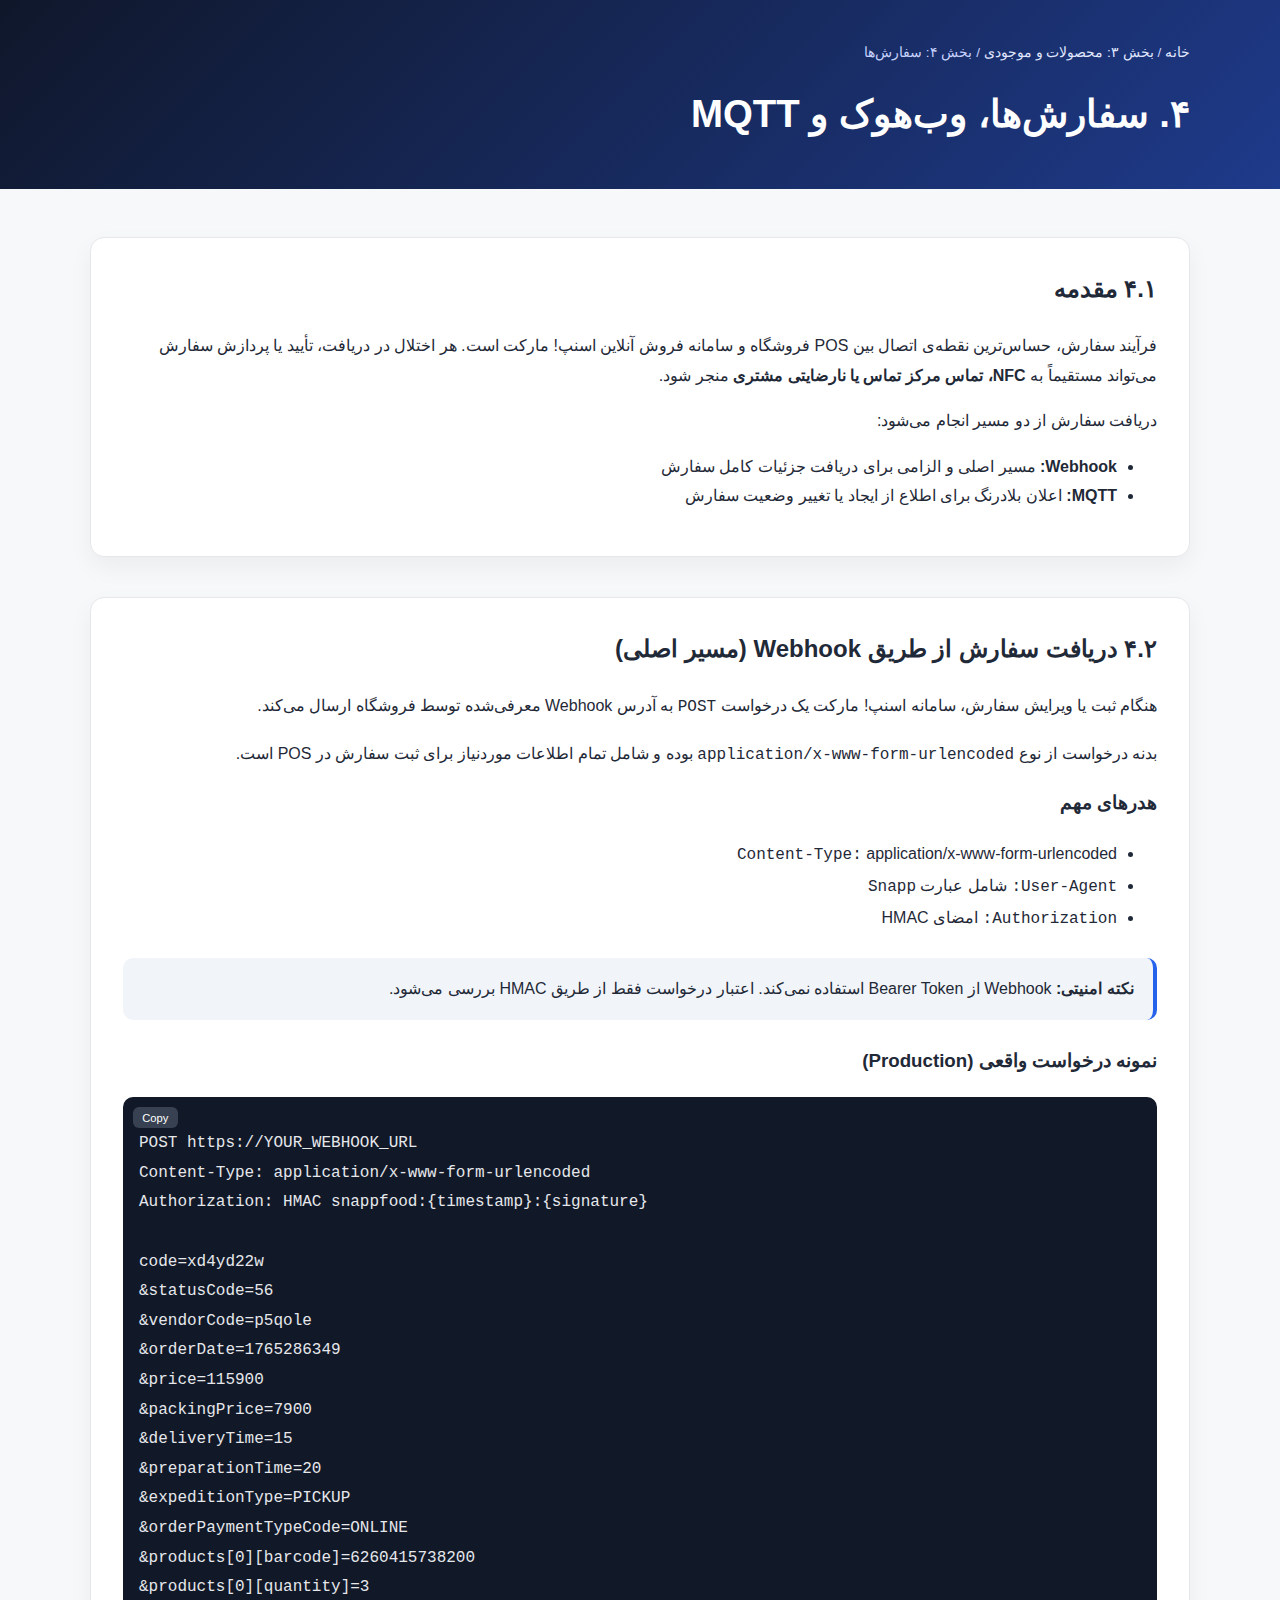
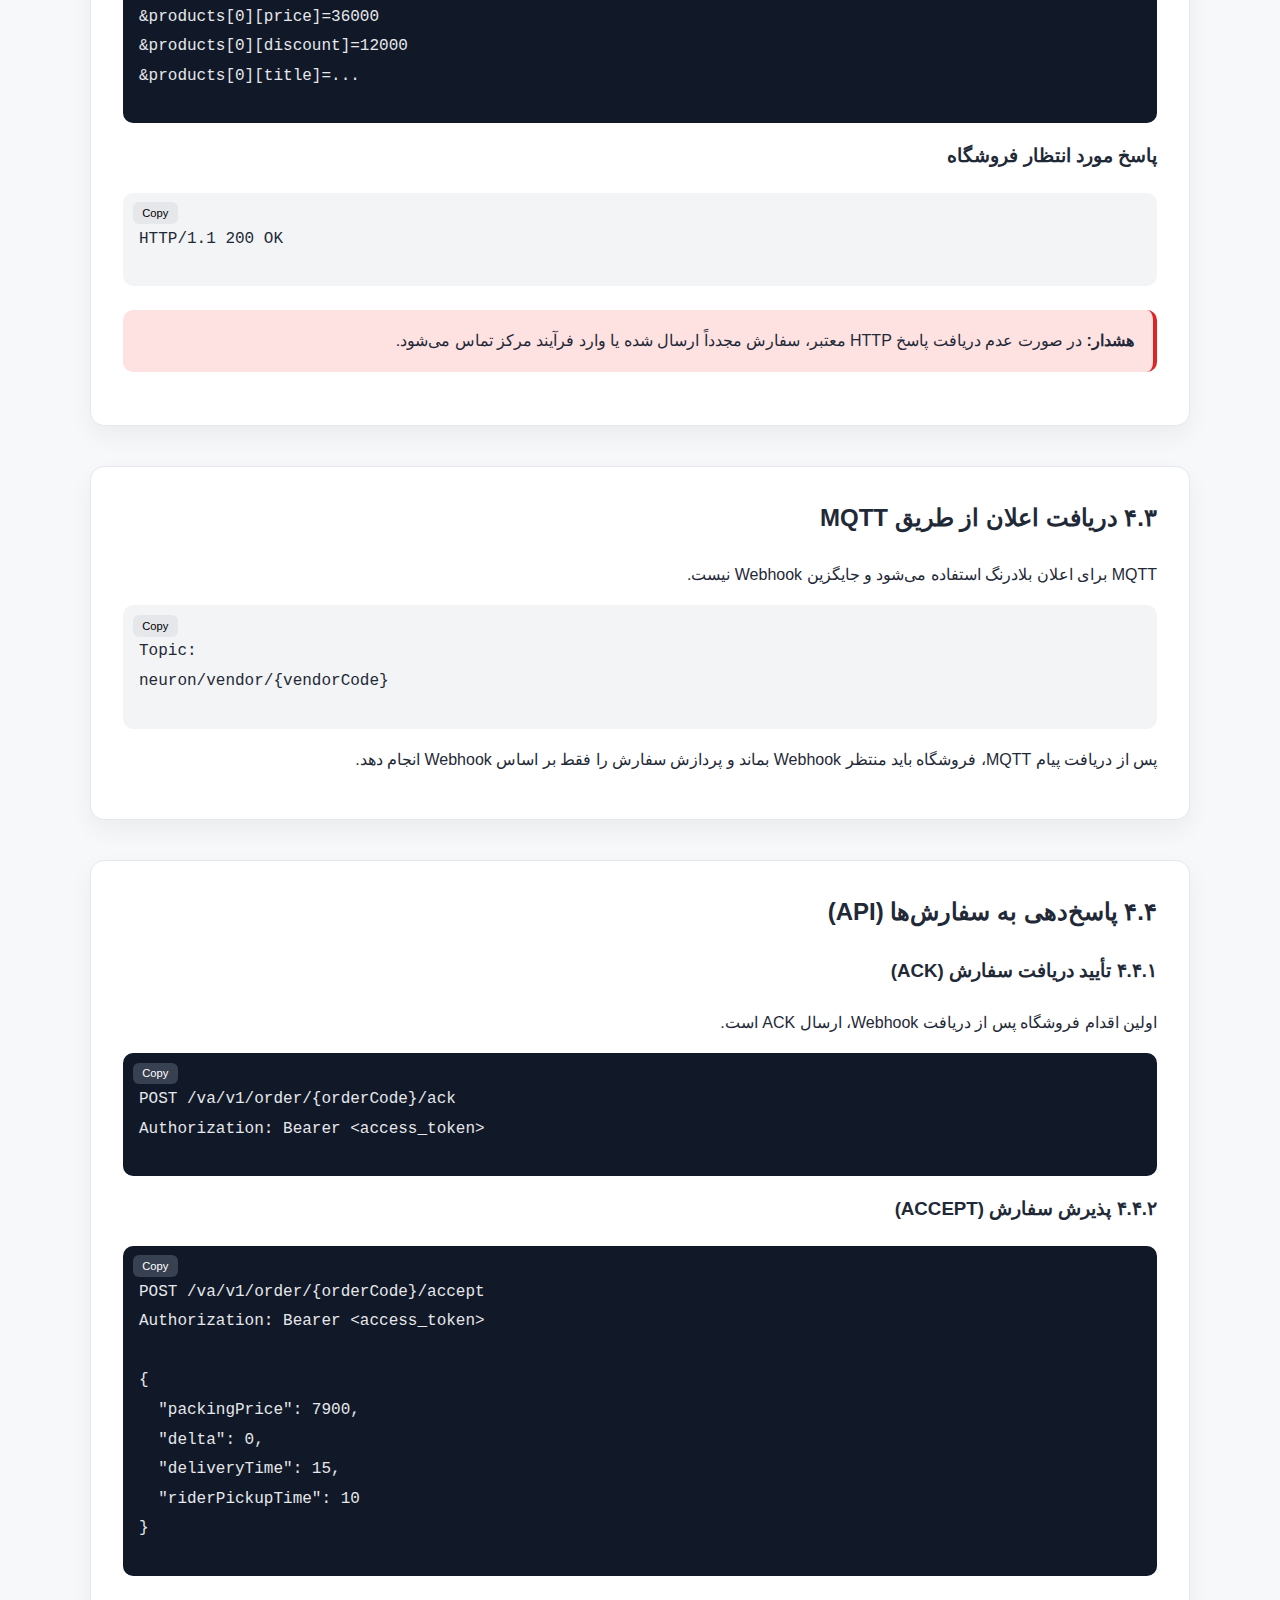
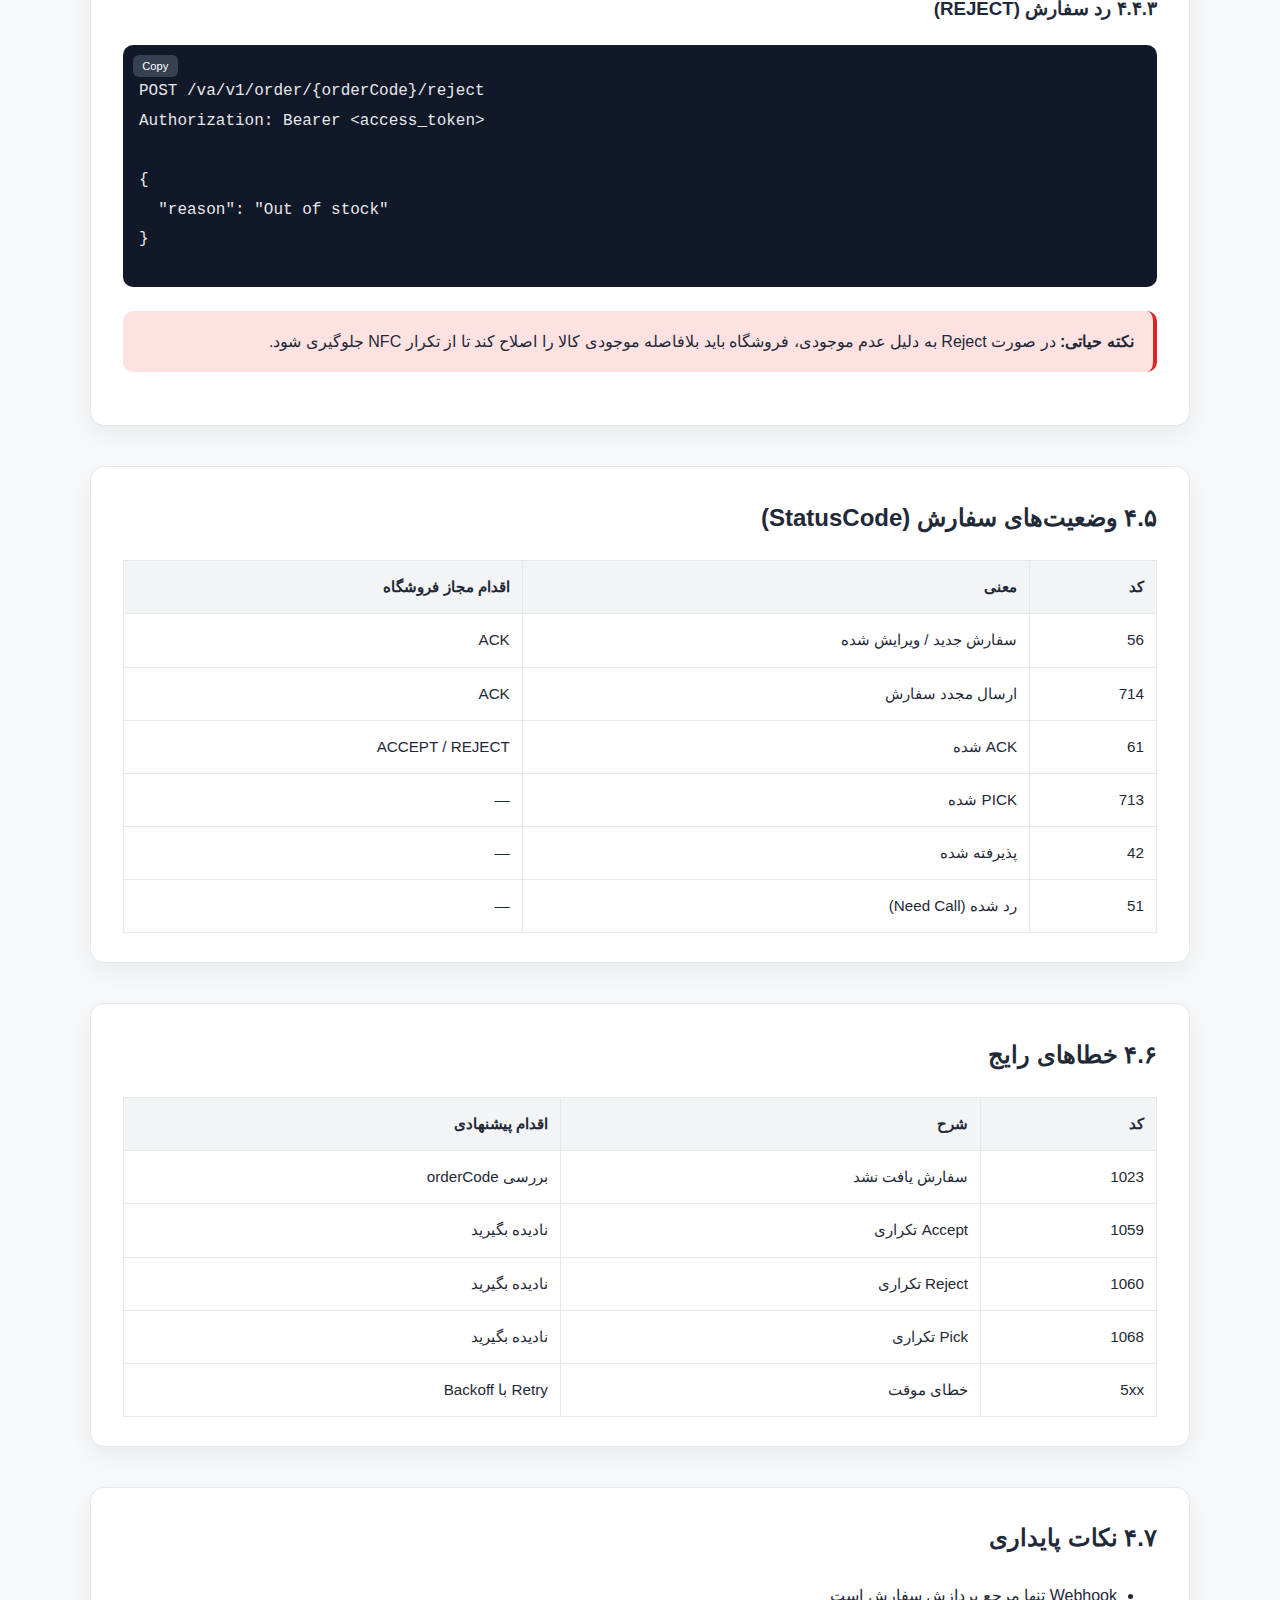
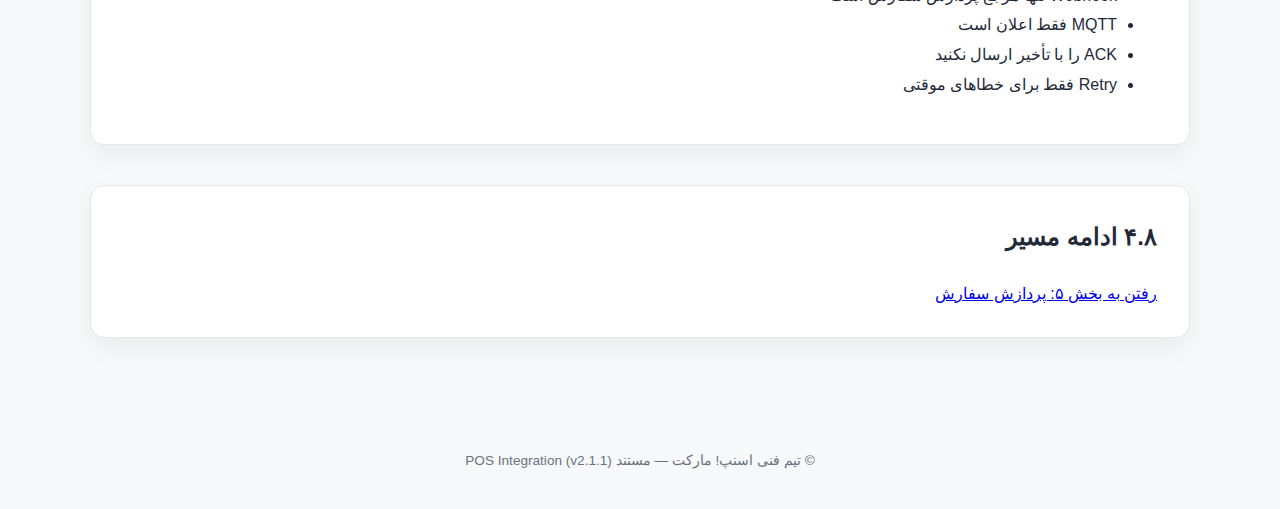
<file: pages/04-order.html>
<!doctype html>
<html lang="fa" dir="rtl">
<head>
  <meta charset="utf-8" />
  <meta name="viewport" content="width=device-width, initial-scale=1" />
  <title>بخش ۴ – سفارش‌ها، وب‌هوک و MQTT | راهنمای POS اسنپ! مارکت</title>
  <link rel="stylesheet" href="../style.css" />
  <style>
    pre, code {
      direction: ltr;
      text-align: left;
    }
  </style>
</head>
<body>

<header class="header">
  <div class="container">
    <nav class="breadcrumb">
      <a href="../index.html">خانه</a> /
      <a href="03-product.html">بخش ۳: محصولات و موجودی</a> /
      <span>بخش ۴: سفارش‌ها</span>
    </nav>
    <h1>۴. سفارش‌ها، وب‌هوک و MQTT</h1>
  </div>
</header>

<main class="container">

<!-- ===================================================== -->
<section class="panel">
  <h2>۴.۱ مقدمه</h2>
  <p>
    فرآیند سفارش، حساس‌ترین نقطه‌ی اتصال بین POS فروشگاه و سامانه فروش آنلاین اسنپ! مارکت است.
    هر اختلال در دریافت، تأیید یا پردازش سفارش می‌تواند مستقیماً به
    <strong>NFC، تماس مرکز تماس یا نارضایتی مشتری</strong> منجر شود.
  </p>
  <p>
    دریافت سفارش از دو مسیر انجام می‌شود:
  </p>
  <ul>
    <li><strong>Webhook:</strong> مسیر اصلی و الزامی برای دریافت جزئیات کامل سفارش</li>
    <li><strong>MQTT:</strong> اعلان بلادرنگ برای اطلاع از ایجاد یا تغییر وضعیت سفارش</li>
  </ul>
</section>

<!-- ===================================================== -->
<section class="panel">
  <h2>۴.۲ دریافت سفارش از طریق Webhook (مسیر اصلی)</h2>

  <p>
    هنگام ثبت یا ویرایش سفارش، سامانه اسنپ! مارکت یک درخواست
    <code>POST</code>
    به آدرس Webhook معرفی‌شده توسط فروشگاه ارسال می‌کند.
  </p>

  <p>
    بدنه درخواست از نوع
    <code>application/x-www-form-urlencoded</code>
    بوده و شامل تمام اطلاعات موردنیاز برای ثبت سفارش در POS است.
  </p>

  <h3>هدرهای مهم</h3>
  <ul>
    <li><code>Content-Type:</code> application/x-www-form-urlencoded</li>
    <li><code>User-Agent:</code> شامل عبارت <code>Snapp</code></li>
    <li><code>Authorization:</code> امضای HMAC</li>
  </ul>

  <div class="callout">
    <strong>نکته امنیتی:</strong>
    Webhook از Bearer Token استفاده نمی‌کند.
    اعتبار درخواست فقط از طریق HMAC بررسی می‌شود.
  </div>

  <h3>نمونه درخواست واقعی (Production)</h3>
  <div class="code-block dark">
    <button class="copy-btn" onclick="copyCode(this)">Copy</button>
<pre><code>POST https://YOUR_WEBHOOK_URL
Content-Type: application/x-www-form-urlencoded
Authorization: HMAC snappfood:{timestamp}:{signature}

code=xd4yd22w
&statusCode=56
&vendorCode=p5qole
&orderDate=1765286349
&price=115900
&packingPrice=7900
&deliveryTime=15
&preparationTime=20
&expeditionType=PICKUP
&orderPaymentTypeCode=ONLINE
&products[0][barcode]=6260415738200
&products[0][quantity]=3
&products[0][price]=36000
&products[0][discount]=12000
&products[0][title]=...
</code></pre>
  </div>

  <h3>پاسخ مورد انتظار فروشگاه</h3>
  <div class="code-block">
    <button class="copy-btn" onclick="copyCode(this)">Copy</button>
<pre><code>HTTP/1.1 200 OK</code></pre>
  </div>

  <div class="callout danger">
    <strong>هشدار:</strong>
    در صورت عدم دریافت پاسخ HTTP معتبر،
    سفارش مجدداً ارسال شده یا وارد فرآیند مرکز تماس می‌شود.
  </div>
</section>

<!-- ===================================================== -->
<section class="panel">
  <h2>۴.۳ دریافت اعلان از طریق MQTT</h2>

  <p>
    MQTT برای اعلان بلادرنگ استفاده می‌شود و
    جایگزین Webhook نیست.
  </p>

  <div class="code-block">
    <button class="copy-btn" onclick="copyCode(this)">Copy</button>
<pre><code>Topic:
neuron/vendor/{vendorCode}</code></pre>
  </div>

  <p>
    پس از دریافت پیام MQTT، فروشگاه باید منتظر Webhook بماند
    و پردازش سفارش را فقط بر اساس Webhook انجام دهد.
  </p>
</section>

<!-- ===================================================== -->
<section class="panel">
  <h2>۴.۴ پاسخ‌دهی به سفارش‌ها (API)</h2>

  <h3>۴.۴.۱ تأیید دریافت سفارش (ACK)</h3>
  <p>
    اولین اقدام فروشگاه پس از دریافت Webhook،
    ارسال ACK است.
  </p>

  <div class="code-block dark">
    <button class="copy-btn" onclick="copyCode(this)">Copy</button>
<pre><code>POST /va/v1/order/{orderCode}/ack
Authorization: Bearer &lt;access_token&gt;</code></pre>
  </div>

  <h3>۴.۴.۲ پذیرش سفارش (ACCEPT)</h3>
  <div class="code-block dark">
    <button class="copy-btn" onclick="copyCode(this)">Copy</button>
<pre><code>POST /va/v1/order/{orderCode}/accept
Authorization: Bearer &lt;access_token&gt;

{
  "packingPrice": 7900,
  "delta": 0,
  "deliveryTime": 15,
  "riderPickupTime": 10
}</code></pre>
  </div>

  <h3>۴.۴.۳ رد سفارش (REJECT)</h3>
  <div class="code-block dark">
    <button class="copy-btn" onclick="copyCode(this)">Copy</button>
<pre><code>POST /va/v1/order/{orderCode}/reject
Authorization: Bearer &lt;access_token&gt;

{
  "reason": "Out of stock"
}</code></pre>
  </div>

  <div class="callout danger">
    <strong>نکته حیاتی:</strong>
    در صورت Reject به دلیل عدم موجودی،
    فروشگاه باید بلافاصله موجودی کالا را اصلاح کند
    تا از تکرار NFC جلوگیری شود.
  </div>
</section>

<!-- ===================================================== -->
<section class="panel">
  <h2>۴.۵ وضعیت‌های سفارش (StatusCode)</h2>

  <table>
    <thead>
      <tr>
        <th>کد</th>
        <th>معنی</th>
        <th>اقدام مجاز فروشگاه</th>
      </tr>
    </thead>
    <tbody>
      <tr><td>56</td><td>سفارش جدید / ویرایش شده</td><td>ACK</td></tr>
      <tr><td>714</td><td>ارسال مجدد سفارش</td><td>ACK</td></tr>
      <tr><td>61</td><td>ACK شده</td><td>ACCEPT / REJECT</td></tr>
      <tr><td>713</td><td>PICK شده</td><td>—</td></tr>
      <tr><td>42</td><td>پذیرفته شده</td><td>—</td></tr>
      <tr><td>51</td><td>رد شده (Need Call)</td><td>—</td></tr>
    </tbody>
  </table>
</section>

<!-- ===================================================== -->
<section class="panel">
  <h2>۴.۶ خطاهای رایج</h2>

  <table>
    <thead>
      <tr><th>کد</th><th>شرح</th><th>اقدام پیشنهادی</th></tr>
    </thead>
    <tbody>
      <tr><td>1023</td><td>سفارش یافت نشد</td><td>بررسی orderCode</td></tr>
      <tr><td>1059</td><td>Accept تکراری</td><td>نادیده بگیرید</td></tr>
      <tr><td>1060</td><td>Reject تکراری</td><td>نادیده بگیرید</td></tr>
      <tr><td>1068</td><td>Pick تکراری</td><td>نادیده بگیرید</td></tr>
      <tr><td>5xx</td><td>خطای موقت</td><td>Retry با Backoff</td></tr>
    </tbody>
  </table>
</section>

<!-- ===================================================== -->
<section class="panel">
  <h2>۴.۷ نکات پایداری</h2>
  <ul>
    <li>Webhook تنها مرجع پردازش سفارش است</li>
    <li>MQTT فقط اعلان است</li>
    <li>ACK را با تأخیر ارسال نکنید</li>
    <li>Retry فقط برای خطاهای موقتی</li>
  </ul>
</section>

<section class="panel">
  <h2>۴.۸ ادامه مسیر</h2>
  <a href="05-process.html" class="btn-primary">
    رفتن به بخش ۵: پردازش سفارش
  </a>
</section>

</main>

<footer class="footer">
  <p>© تیم فنی اسنپ! مارکت — مستند POS Integration (v2.1.1)</p>
</footer>

<script>
function copyCode(btn) {
  const pre = btn.parentElement.querySelector("pre");
  const text = pre ? pre.innerText : "";
  navigator.clipboard.writeText(text);
  btn.innerText = "Copied ✓";
  setTimeout(() => btn.innerText = "Copy", 1400);
}
</script>

</body>
</html>
</file>
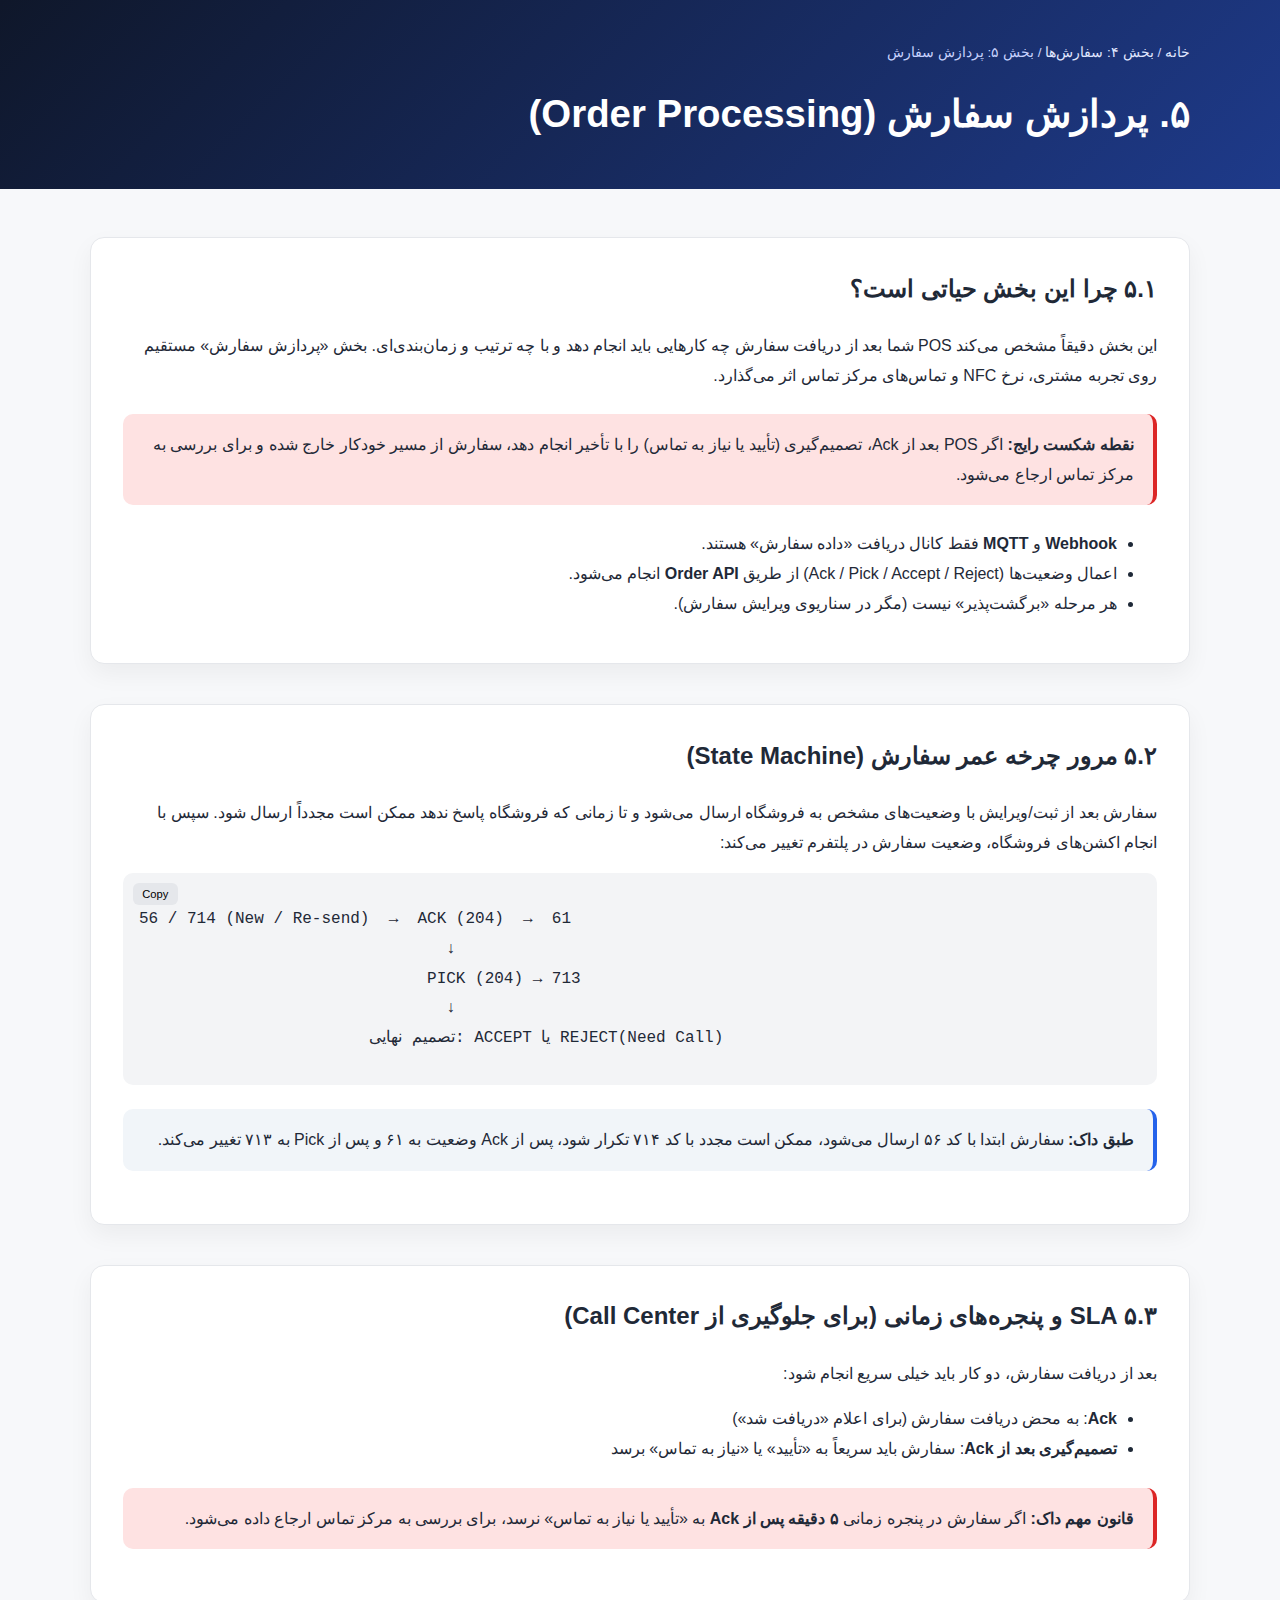
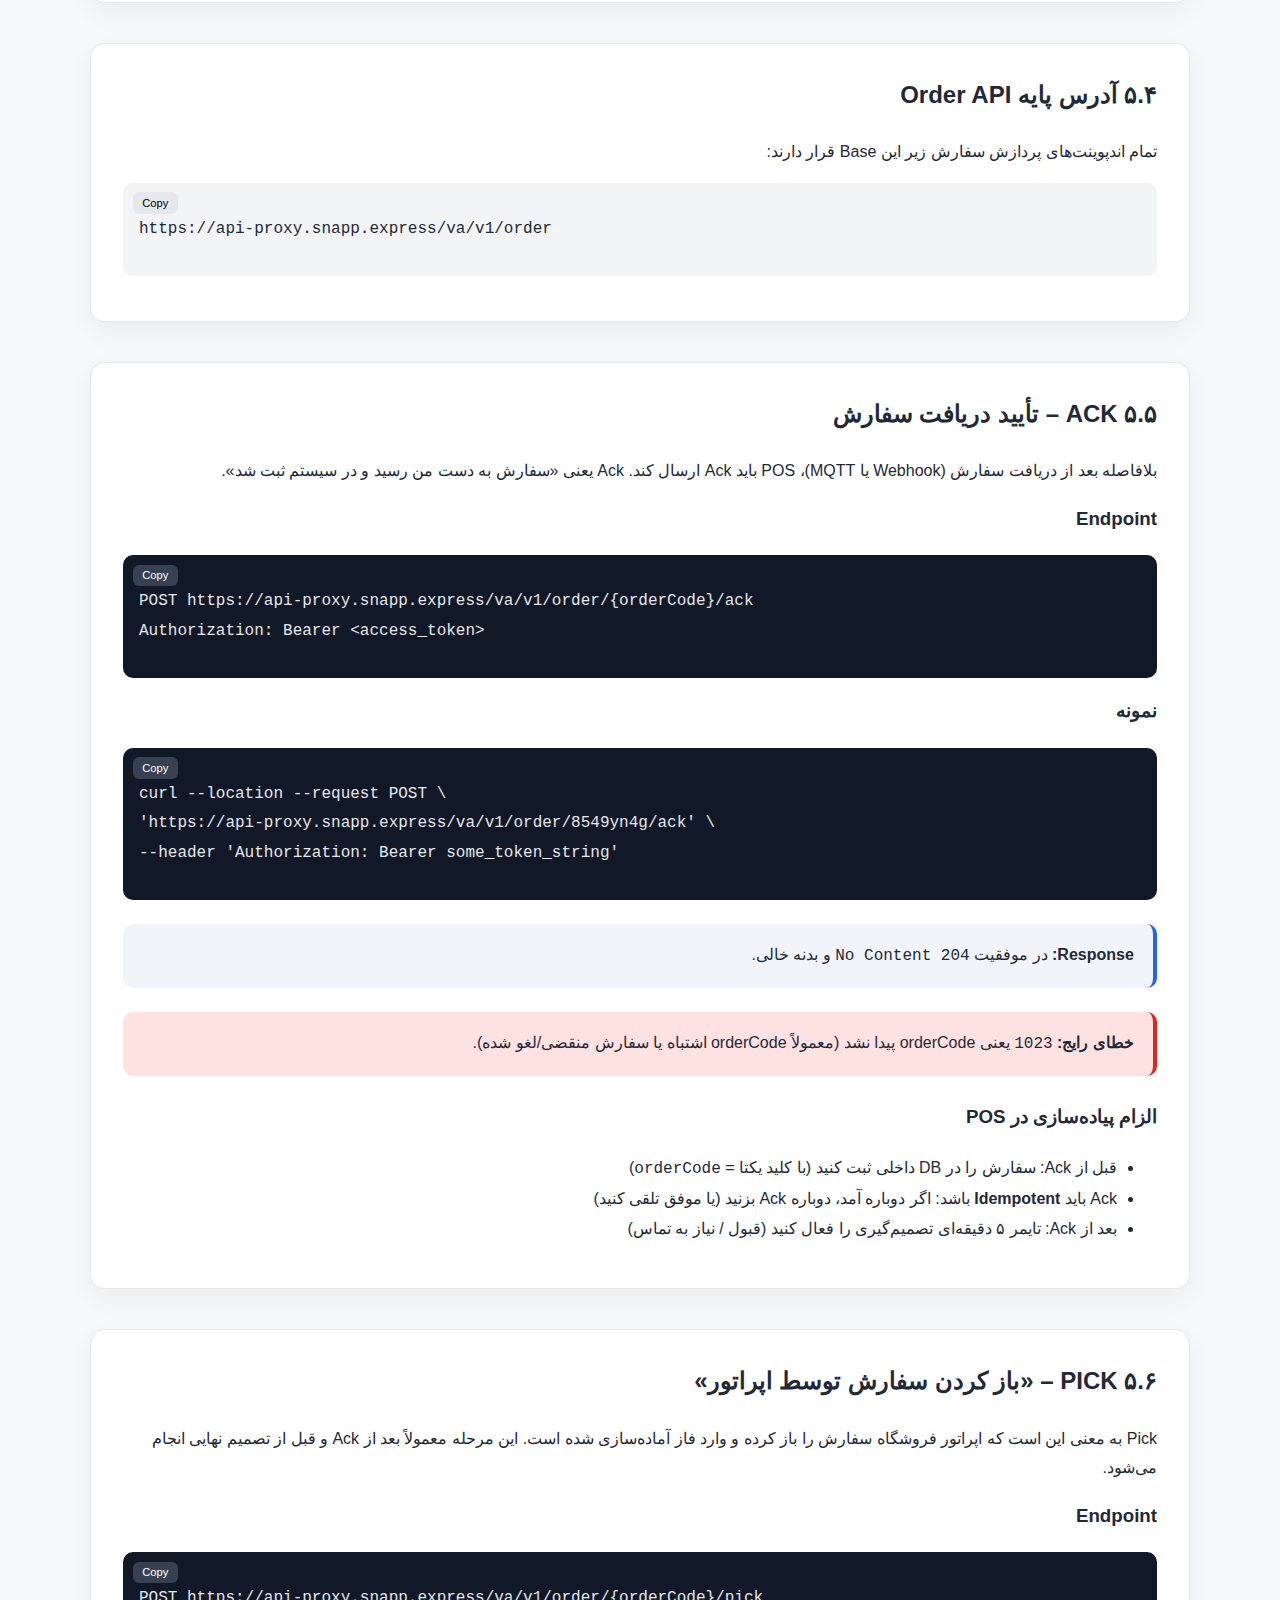
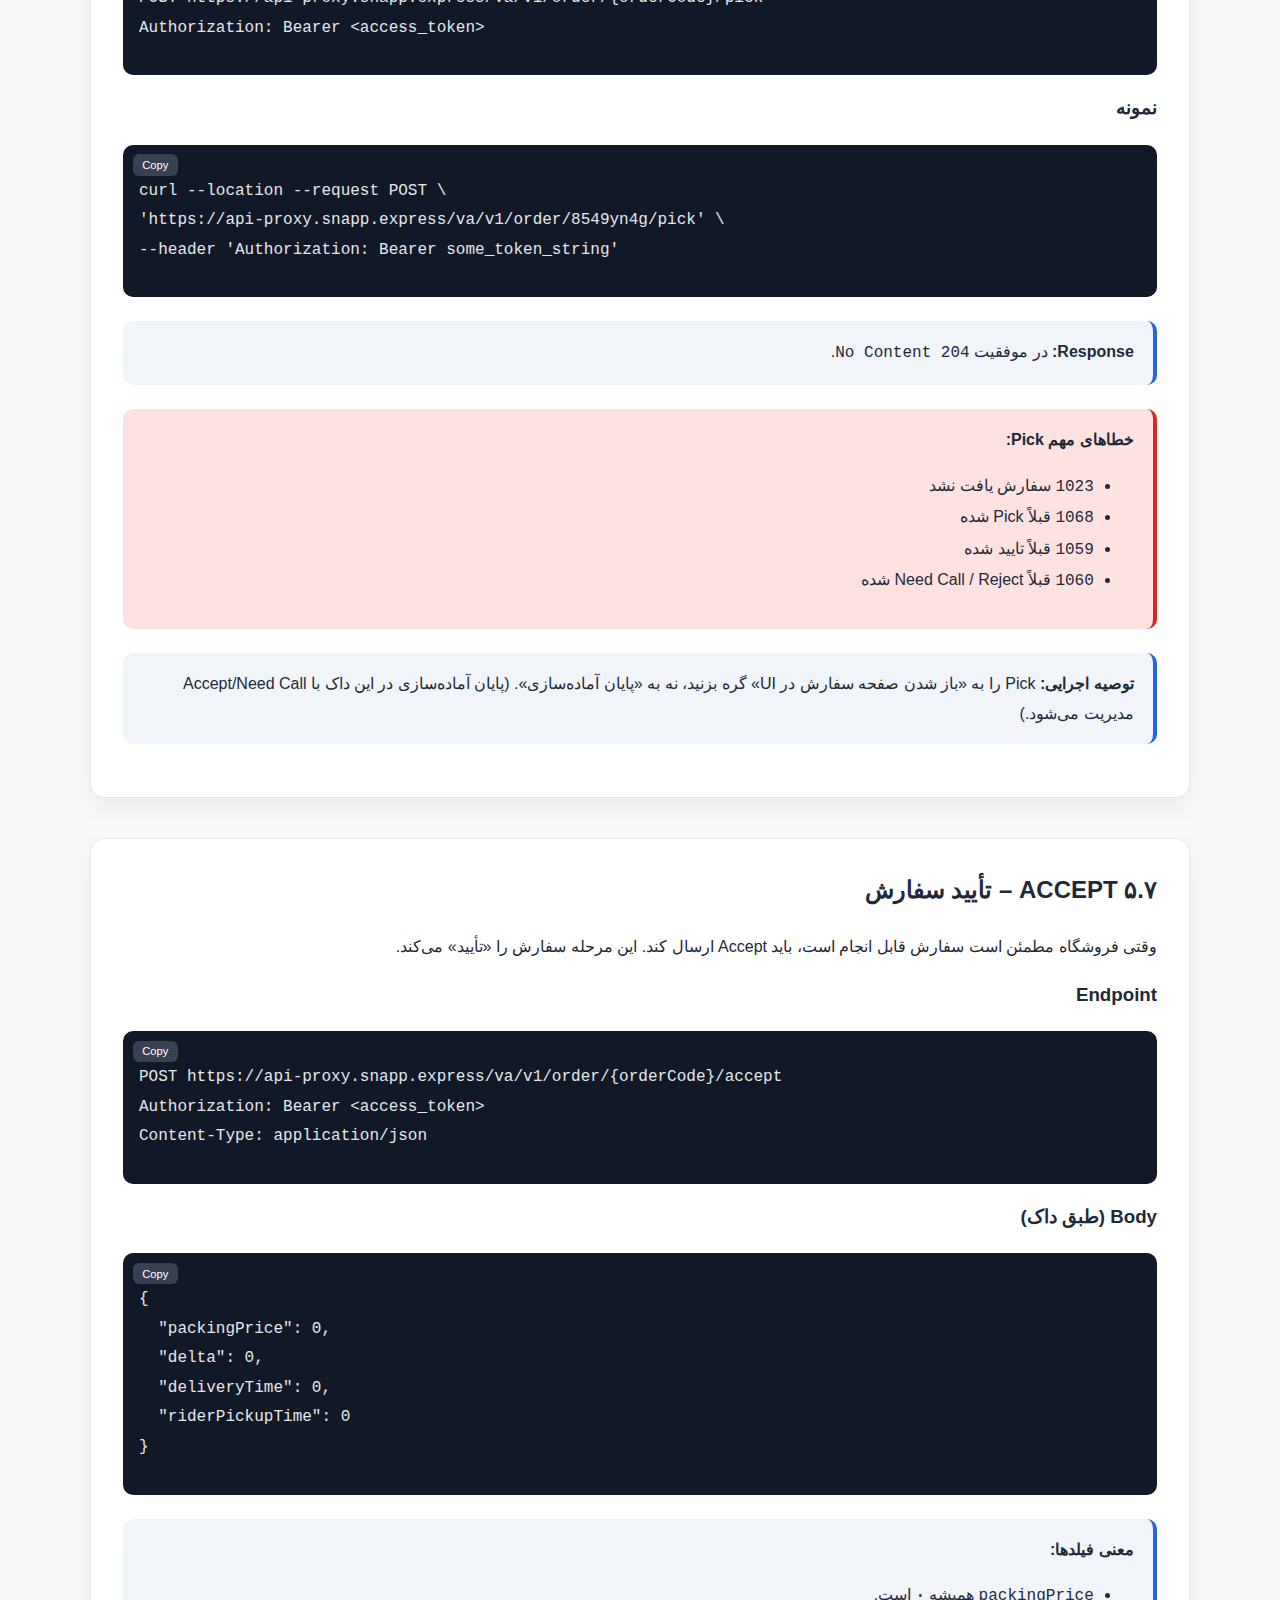
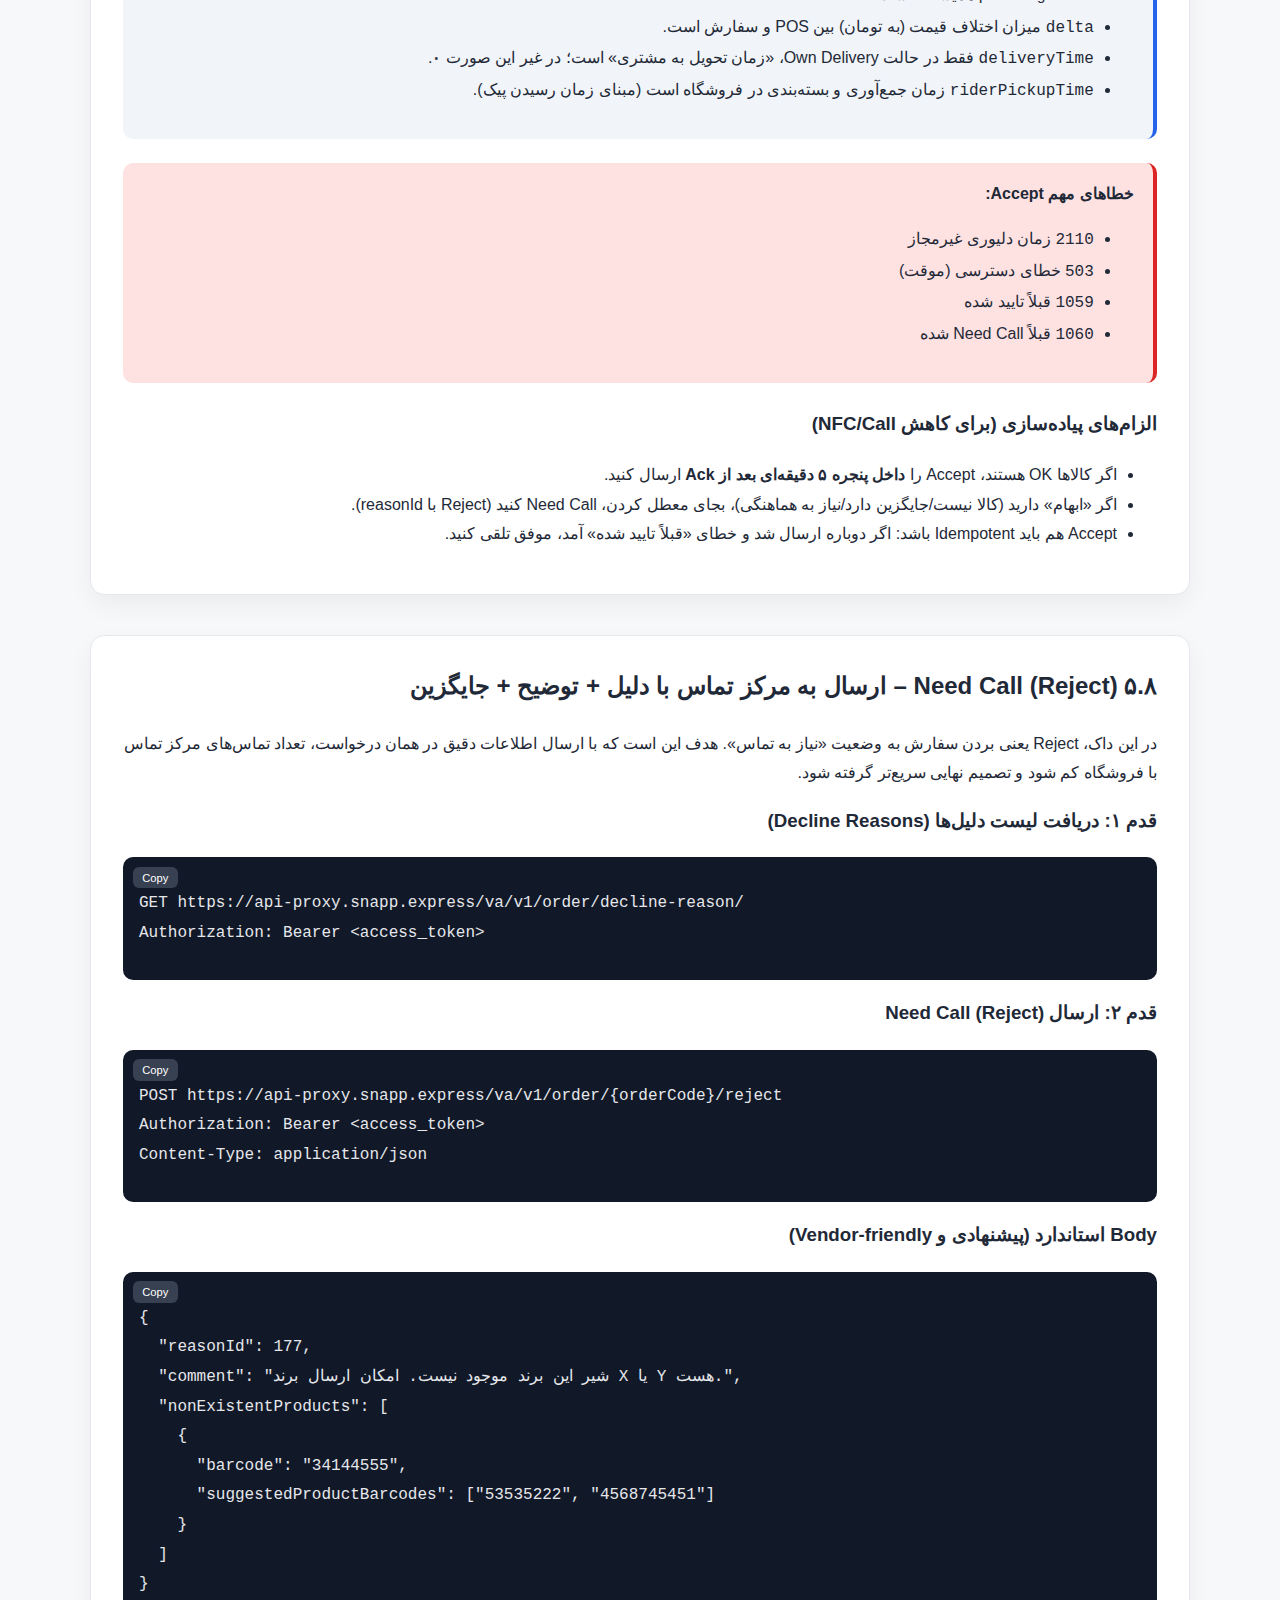
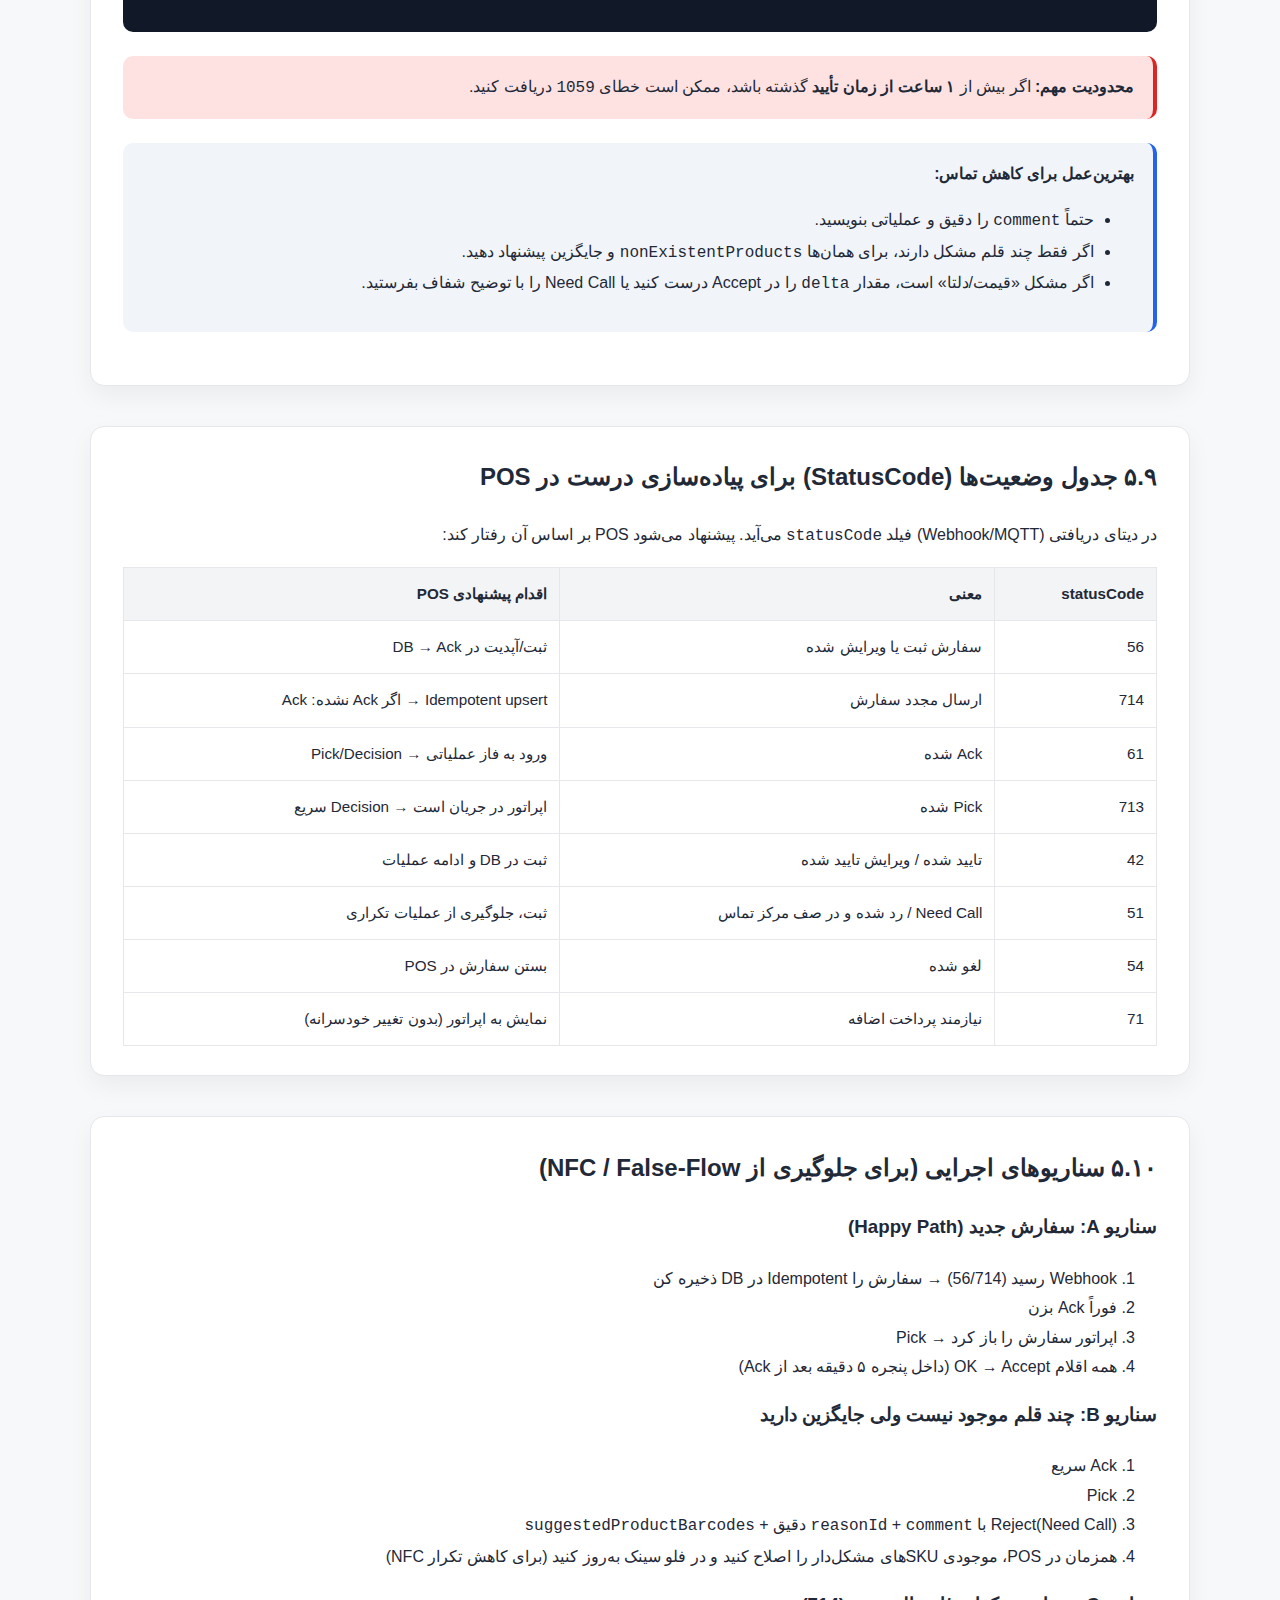
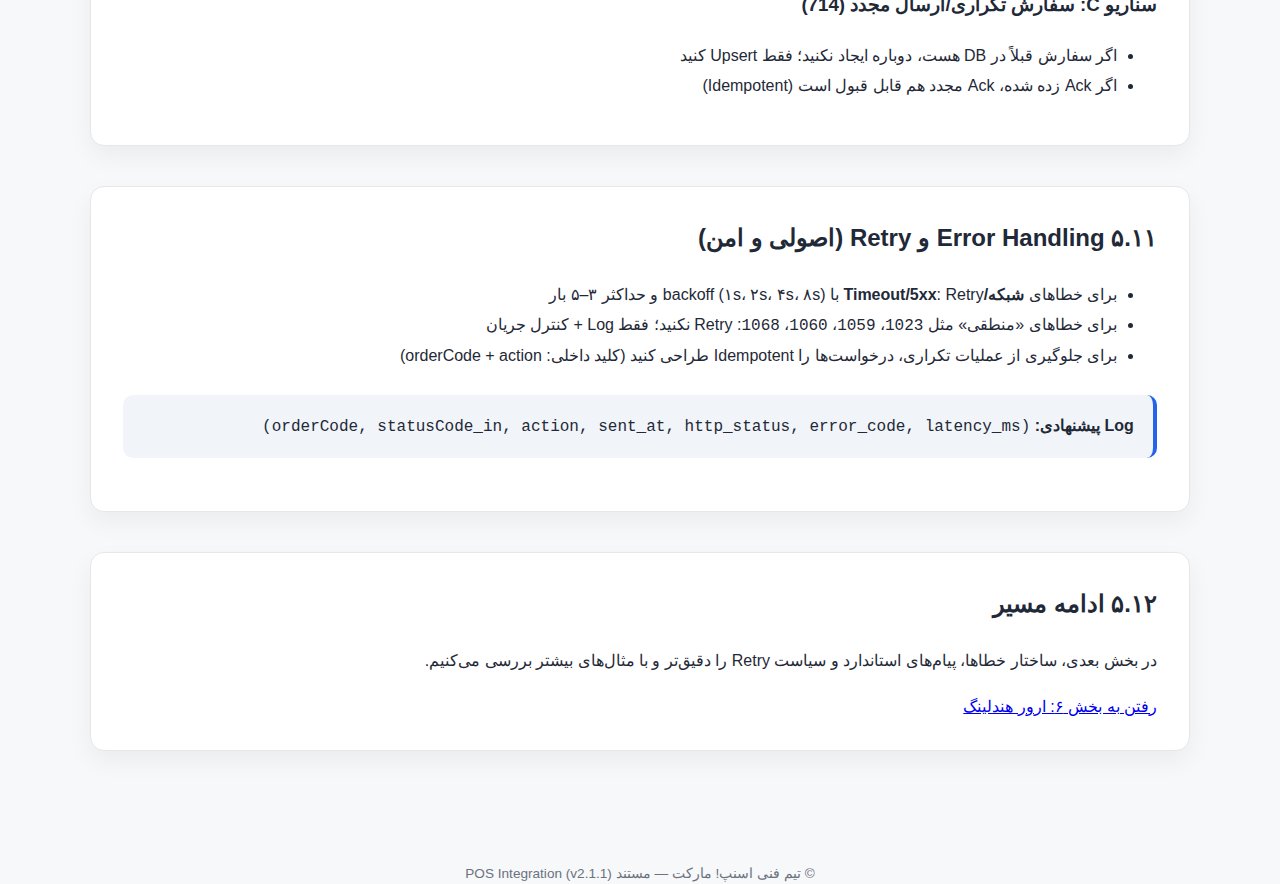
<file: pages/05-process.html>
<!doctype html>
<html lang="fa" dir="rtl">
<head>
  <meta charset="utf-8" />
  <meta name="viewport" content="width=device-width, initial-scale=1" />
  <title>بخش ۵ – پردازش سفارش | راهنمای یکپارچه‌سازی POS با اسنپ! مارکت</title>
  <link rel="stylesheet" href="../style.css" />
  <style>
    pre, code { direction: ltr; text-align: left; }
  </style>
</head>
<body>

<header class="header">
  <div class="container">
    <nav class="breadcrumb">
      <a href="../index.html">خانه</a> /
      <a href="04-order.html">بخش ۴: سفارش‌ها</a> /
      <span>بخش ۵: پردازش سفارش</span>
    </nav>
    <h1>۵. پردازش سفارش (Order Processing)</h1>
  </div>
</header>

<main class="container">

  <!-- ===================================================== -->
  <section class="panel">
    <h2>۵.۱ چرا این بخش حیاتی است؟</h2>
    <p>
      این بخش دقیقاً مشخص می‌کند POS شما بعد از دریافت سفارش چه کارهایی باید انجام دهد و با چه ترتیب و زمان‌بندی‌ای.
      بخش «پردازش سفارش» مستقیم روی تجربه مشتری، نرخ NFC و تماس‌های مرکز تماس اثر می‌گذارد.
    </p>

    <div class="callout danger">
      <strong>نقطه شکست رایج:</strong>
      اگر POS بعد از Ack، تصمیم‌گیری (تأیید یا نیاز به تماس) را با تأخیر انجام دهد،
      سفارش از مسیر خودکار خارج شده و برای بررسی به مرکز تماس ارجاع می‌شود.
    </div>

    <ul>
      <li><strong>Webhook</strong> و <strong>MQTT</strong> فقط کانال دریافت «داده سفارش» هستند.</li>
      <li>اعمال وضعیت‌ها (Ack / Pick / Accept / Reject) از طریق <strong>Order API</strong> انجام می‌شود.</li>
      <li>هر مرحله «برگشت‌پذیر» نیست (مگر در سناریوی ویرایش سفارش).</li>
    </ul>
  </section>

  <!-- ===================================================== -->
  <section class="panel">
    <h2>۵.۲ مرور چرخه عمر سفارش (State Machine)</h2>

    <p>
      سفارش بعد از ثبت/ویرایش با وضعیت‌های مشخص به فروشگاه ارسال می‌شود و تا زمانی که فروشگاه پاسخ ندهد
      ممکن است مجدداً ارسال شود. سپس با انجام اکشن‌های فروشگاه، وضعیت سفارش در پلتفرم تغییر می‌کند:
    </p>

    <div class="code-block">
      <button class="copy-btn" onclick="copyCode(this)">Copy</button>
<pre><code>56 / 714 (New / Re-send)  →  ACK (204)  →  61
                                ↓
                              PICK (204) → 713
                                ↓
                        تصمیم نهایی: ACCEPT یا REJECT(Need Call)</code></pre>
    </div>

    <div class="callout">
      <strong>طبق داک:</strong>
      سفارش ابتدا با کد ۵۶ ارسال می‌شود، ممکن است مجدد با کد ۷۱۴ تکرار شود،
      پس از Ack وضعیت به ۶۱ و پس از Pick به ۷۱۳ تغییر می‌کند. 
    </div>
  </section>

  <!-- ===================================================== -->
  <section class="panel">
    <h2>۵.۳ SLA و پنجره‌های زمانی (برای جلوگیری از Call Center)</h2>

    <p>
      بعد از دریافت سفارش، دو کار باید خیلی سریع انجام شود:
    </p>

    <ul>
      <li><strong>Ack</strong>: به محض دریافت سفارش (برای اعلام «دریافت شد»)</li>
      <li><strong>تصمیم‌گیری بعد از Ack</strong>: سفارش باید سریعاً به «تأیید» یا «نیاز به تماس» برسد</li>
    </ul>

    <div class="callout danger">
      <strong>قانون مهم داک:</strong>
      اگر سفارش در پنجره زمانی <strong>۵ دقیقه پس از Ack</strong> به «تأیید یا نیاز به تماس» نرسد،
      برای بررسی به مرکز تماس ارجاع داده می‌شود.
    </div>
  </section>

  <!-- ===================================================== -->
  <section class="panel">
    <h2>۵.۴ آدرس پایه Order API</h2>
    <p>
      تمام اندپوینت‌های پردازش سفارش زیر این Base قرار دارند:
    </p>

    <div class="code-block">
      <button class="copy-btn" onclick="copyCode(this)">Copy</button>
<pre><code>https://api-proxy.snapp.express/va/v1/order</code></pre>
    </div>
  </section>

  <!-- ===================================================== -->
  <section class="panel">
    <h2>۵.۵ ACK – تأیید دریافت سفارش</h2>

    <p>
      بلافاصله بعد از دریافت سفارش (Webhook یا MQTT)، POS باید Ack ارسال کند.
      Ack یعنی «سفارش به دست من رسید و در سیستم ثبت شد».
    </p>

    <h3>Endpoint</h3>
    <div class="code-block dark">
      <button class="copy-btn" onclick="copyCode(this)">Copy</button>
<pre><code>POST https://api-proxy.snapp.express/va/v1/order/{orderCode}/ack
Authorization: Bearer &lt;access_token&gt;</code></pre>
    </div>

    <h3>نمونه</h3>
    <div class="code-block dark">
      <button class="copy-btn" onclick="copyCode(this)">Copy</button>
<pre><code>curl --location --request POST \
'https://api-proxy.snapp.express/va/v1/order/8549yn4g/ack' \
--header 'Authorization: Bearer some_token_string'</code></pre>
    </div>

    <div class="callout">
      <strong>Response:</strong> در موفقیت <code>204 No Content</code> و بدنه خالی.
    </div>

    <div class="callout danger">
      <strong>خطای رایج:</strong>
      <code>1023</code> یعنی orderCode پیدا نشد (معمولاً orderCode اشتباه یا سفارش منقضی/لغو شده).
    </div>

    <h3>الزام پیاده‌سازی در POS</h3>
    <ul>
      <li>قبل از Ack: سفارش را در DB داخلی ثبت کنید (با کلید یکتا = <code>orderCode</code>)</li>
      <li>Ack باید <strong>Idempotent</strong> باشد: اگر دوباره آمد، دوباره Ack بزنید (یا موفق تلقی کنید)</li>
      <li>بعد از Ack: تایمر ۵ دقیقه‌ای تصمیم‌گیری را فعال کنید (قبول / نیاز به تماس)</li>
    </ul>
  </section>

  <!-- ===================================================== -->
  <section class="panel">
    <h2>۵.۶ PICK – «باز کردن سفارش توسط اپراتور»</h2>

    <p>
      Pick به معنی این است که اپراتور فروشگاه سفارش را باز کرده و وارد فاز آماده‌سازی شده است.
      این مرحله معمولاً بعد از Ack و قبل از تصمیم نهایی انجام می‌شود.
    </p>

    <h3>Endpoint</h3>
    <div class="code-block dark">
      <button class="copy-btn" onclick="copyCode(this)">Copy</button>
<pre><code>POST https://api-proxy.snapp.express/va/v1/order/{orderCode}/pick
Authorization: Bearer &lt;access_token&gt;</code></pre>
    </div>

    <h3>نمونه</h3>
    <div class="code-block dark">
      <button class="copy-btn" onclick="copyCode(this)">Copy</button>
<pre><code>curl --location --request POST \
'https://api-proxy.snapp.express/va/v1/order/8549yn4g/pick' \
--header 'Authorization: Bearer some_token_string'</code></pre>
    </div>

    <div class="callout">
      <strong>Response:</strong> در موفقیت <code>204 No Content</code>.
    </div>

    <div class="callout danger">
      <strong>خطاهای مهم Pick:</strong>
      <ul>
        <li><code>1023</code> سفارش یافت نشد</li>
        <li><code>1068</code> قبلاً Pick شده</li>
        <li><code>1059</code> قبلاً تایید شده</li>
        <li><code>1060</code> قبلاً Need Call / Reject شده</li>
      </ul>
    </div>

    <div class="callout">
      <strong>توصیه اجرایی:</strong>
      Pick را به «باز شدن صفحه سفارش در UI» گره بزنید، نه به «پایان آماده‌سازی».
      (پایان آماده‌سازی در این داک با Accept/Need Call مدیریت می‌شود.)
    </div>
  </section>

  <!-- ===================================================== -->
  <section class="panel">
    <h2>۵.۷ ACCEPT – تأیید سفارش</h2>

    <p>
      وقتی فروشگاه مطمئن است سفارش قابل انجام است، باید Accept ارسال کند.
      این مرحله سفارش را «تأیید» می‌کند.
    </p>

    <h3>Endpoint</h3>
    <div class="code-block dark">
      <button class="copy-btn" onclick="copyCode(this)">Copy</button>
<pre><code>POST https://api-proxy.snapp.express/va/v1/order/{orderCode}/accept
Authorization: Bearer &lt;access_token&gt;
Content-Type: application/json</code></pre>
    </div>

    <h3>Body (طبق داک)</h3>
    <div class="code-block dark">
      <button class="copy-btn" onclick="copyCode(this)">Copy</button>
<pre><code>{
  "packingPrice": 0,
  "delta": 0,
  "deliveryTime": 0,
  "riderPickupTime": 0
}</code></pre>
    </div>

    <div class="callout">
      <strong>معنی فیلدها:</strong>
      <ul>
        <li><code>packingPrice</code> همیشه <strong>۰</strong> است.</li>
        <li><code>delta</code> میزان اختلاف قیمت (به تومان) بین POS و سفارش است.</li>
        <li><code>deliveryTime</code> فقط در حالت Own Delivery، «زمان تحویل به مشتری» است؛ در غیر این صورت <strong>۰</strong>.</li>
        <li><code>riderPickupTime</code> زمان جمع‌آوری و بسته‌بندی در فروشگاه است (مبنای زمان رسیدن پیک).</li>
      </ul>
    </div>

    <div class="callout danger">
      <strong>خطاهای مهم Accept:</strong>
      <ul>
        <li><code>2110</code> زمان دلیوری غیرمجاز</li>
        <li><code>503</code> خطای دسترسی (موقت)</li>
        <li><code>1059</code> قبلاً تایید شده</li>
        <li><code>1060</code> قبلاً Need Call شده</li>
      </ul>
    </div>

    <h3>الزام‌های پیاده‌سازی (برای کاهش NFC/Call)</h3>
    <ul>
      <li>اگر کالاها OK هستند، Accept را <strong>داخل پنجره ۵ دقیقه‌ای بعد از Ack</strong> ارسال کنید.</li>
      <li>اگر «ابهام» دارید (کالا نیست/جایگزین دارد/نیاز به هماهنگی)، بجای معطل کردن، Need Call کنید (Reject با reasonId).</li>
      <li>Accept هم باید Idempotent باشد: اگر دوباره ارسال شد و خطای «قبلاً تایید شده» آمد، موفق تلقی کنید.</li>
    </ul>
  </section>

  <!-- ===================================================== -->
  <section class="panel">
    <h2>۵.۸ Need Call (Reject) – ارسال به مرکز تماس با دلیل + توضیح + جایگزین</h2>

    <p>
      در این داک، Reject یعنی بردن سفارش به وضعیت «نیاز به تماس».
      هدف این است که با ارسال اطلاعات دقیق در همان درخواست،
      تعداد تماس‌های مرکز تماس با فروشگاه کم شود و تصمیم نهایی سریع‌تر گرفته شود.
    </p>

    <h3>قدم ۱: دریافت لیست دلیل‌ها (Decline Reasons)</h3>
    <div class="code-block dark">
      <button class="copy-btn" onclick="copyCode(this)">Copy</button>
<pre><code>GET https://api-proxy.snapp.express/va/v1/order/decline-reason/
Authorization: Bearer &lt;access_token&gt;</code></pre>
    </div>

    <h3>قدم ۲: ارسال Need Call (Reject)</h3>
    <div class="code-block dark">
      <button class="copy-btn" onclick="copyCode(this)">Copy</button>
<pre><code>POST https://api-proxy.snapp.express/va/v1/order/{orderCode}/reject
Authorization: Bearer &lt;access_token&gt;
Content-Type: application/json</code></pre>
    </div>

    <h3>Body استاندارد (پیشنهادی و Vendor-friendly)</h3>
    <div class="code-block dark">
      <button class="copy-btn" onclick="copyCode(this)">Copy</button>
<pre><code>{
  "reasonId": 177,
  "comment": "شیر این برند موجود نیست. امکان ارسال برند X یا Y هست.",
  "nonExistentProducts": [
    {
      "barcode": "34144555",
      "suggestedProductBarcodes": ["53535222", "4568745451"]
    }
  ]
}</code></pre>
    </div>

    <div class="callout danger">
      <strong>محدودیت مهم:</strong>
      اگر بیش از <strong>۱ ساعت از زمان تأیید</strong> گذشته باشد،
      ممکن است خطای <code>1059</code> دریافت کنید.
    </div>

    <div class="callout">
      <strong>بهترین‌عمل برای کاهش تماس:</strong>
      <ul>
        <li>حتماً <code>comment</code> را دقیق و عملیاتی بنویسید.</li>
        <li>اگر فقط چند قلم مشکل دارند، برای همان‌ها <code>nonExistentProducts</code> و جایگزین پیشنهاد دهید.</li>
        <li>اگر مشکل «قیمت/دلتا» است، مقدار <code>delta</code> را در Accept درست کنید یا Need Call را با توضیح شفاف بفرستید.</li>
      </ul>
    </div>
  </section>

  <!-- ===================================================== -->
  <section class="panel">
    <h2>۵.۹ جدول وضعیت‌ها (StatusCode) برای پیاده‌سازی درست در POS</h2>

    <p>
      در دیتای دریافتی (Webhook/MQTT) فیلد <code>statusCode</code> می‌آید.
      پیشنهاد می‌شود POS بر اساس آن رفتار کند:
    </p>

    <table>
      <thead>
        <tr>
          <th>statusCode</th>
          <th>معنی</th>
          <th>اقدام پیشنهادی POS</th>
        </tr>
      </thead>
      <tbody>
        <tr><td>56</td><td>سفارش ثبت یا ویرایش شده</td><td>ثبت/آپدیت در DB → Ack</td></tr>
        <tr><td>714</td><td>ارسال مجدد سفارش</td><td>Idempotent upsert → اگر Ack نشده: Ack</td></tr>
        <tr><td>61</td><td>Ack شده</td><td>ورود به فاز عملیاتی → Pick/Decision</td></tr>
        <tr><td>713</td><td>Pick شده</td><td>اپراتور در جریان است → Decision سریع</td></tr>
        <tr><td>42</td><td>تایید شده / ویرایش تایید شده</td><td>ثبت در DB و ادامه عملیات</td></tr>
        <tr><td>51</td><td>Need Call / رد شده و در صف مرکز تماس</td><td>ثبت، جلوگیری از عملیات تکراری</td></tr>
        <tr><td>54</td><td>لغو شده</td><td>بستن سفارش در POS</td></tr>
        <tr><td>71</td><td>نیازمند پرداخت اضافه</td><td>نمایش به اپراتور (بدون تغییر خودسرانه)</td></tr>
      </tbody>
    </table>
  </section>

  <!-- ===================================================== -->
  <section class="panel">
    <h2>۵.۱۰ سناریوهای اجرایی (برای جلوگیری از NFC / False-Flow)</h2>

    <h3>سناریو A: سفارش جدید (Happy Path)</h3>
    <ol>
      <li>Webhook رسید (56/714) → سفارش را Idempotent در DB ذخیره کن</li>
      <li>فوراً Ack بزن</li>
      <li>اپراتور سفارش را باز کرد → Pick</li>
      <li>همه اقلام OK → Accept (داخل پنجره ۵ دقیقه بعد از Ack)</li>
    </ol>

    <h3>سناریو B: چند قلم موجود نیست ولی جایگزین دارید</h3>
    <ol>
      <li>Ack سریع</li>
      <li>Pick</li>
      <li>Reject(Need Call) با <code>reasonId</code> + <code>comment</code> دقیق + <code>suggestedProductBarcodes</code></li>
      <li>همزمان در POS، موجودی SKUهای مشکل‌دار را اصلاح کنید و در فلو سینک به‌روز کنید (برای کاهش تکرار NFC)</li>
    </ol>

    <h3>سناریو C: سفارش تکراری/ارسال مجدد (714)</h3>
    <ul>
      <li>اگر سفارش قبلاً در DB هست، دوباره ایجاد نکنید؛ فقط Upsert کنید</li>
      <li>اگر Ack زده شده، Ack مجدد هم قابل قبول است (Idempotent)</li>
    </ul>
  </section>

  <!-- ===================================================== -->
  <section class="panel">
    <h2>۵.۱۱ Error Handling و Retry (اصولی و امن)</h2>

    <ul>
      <li>برای خطاهای <strong>شبکه/Timeout/5xx</strong>: Retry با backoff (۱s، ۲s، ۴s، ۸s) و حداکثر ۳–۵ بار</li>
      <li>برای خطاهای «منطقی» مثل <code>1023</code>، <code>1059</code>، <code>1060</code>، <code>1068</code>: Retry نکنید؛ فقط Log + کنترل جریان</li>
      <li>برای جلوگیری از عملیات تکراری، درخواست‌ها را Idempotent طراحی کنید (کلید داخلی: orderCode + action)</li>
    </ul>

    <div class="callout">
      <strong>Log پیشنهادی:</strong>
      <code>(orderCode, statusCode_in, action, sent_at, http_status, error_code, latency_ms)</code>
    </div>
  </section>

  <!-- ===================================================== -->
  <section class="panel">
    <h2>۵.۱۲ ادامه مسیر</h2>
    <p>
      در بخش بعدی، ساختار خطاها، پیام‌های استاندارد و سیاست Retry را دقیق‌تر و با مثال‌های بیشتر بررسی می‌کنیم.
    </p>
    <a href="06-errors.html" class="btn-primary">رفتن به بخش ۶: ارور هندلینگ</a>
  </section>

</main>

<footer class="footer">
  <p>© تیم فنی اسنپ! مارکت — مستند POS Integration (v2.1.1)</p>
</footer>

<script>
function copyCode(btn) {
  const pre = btn.parentElement.querySelector("pre");
  const text = pre ? pre.innerText : "";
  navigator.clipboard.writeText(text);
  btn.innerText = "Copied ✓";
  setTimeout(() => btn.innerText = "Copy", 1400);
}
</script>

</body>
</html>
</file>
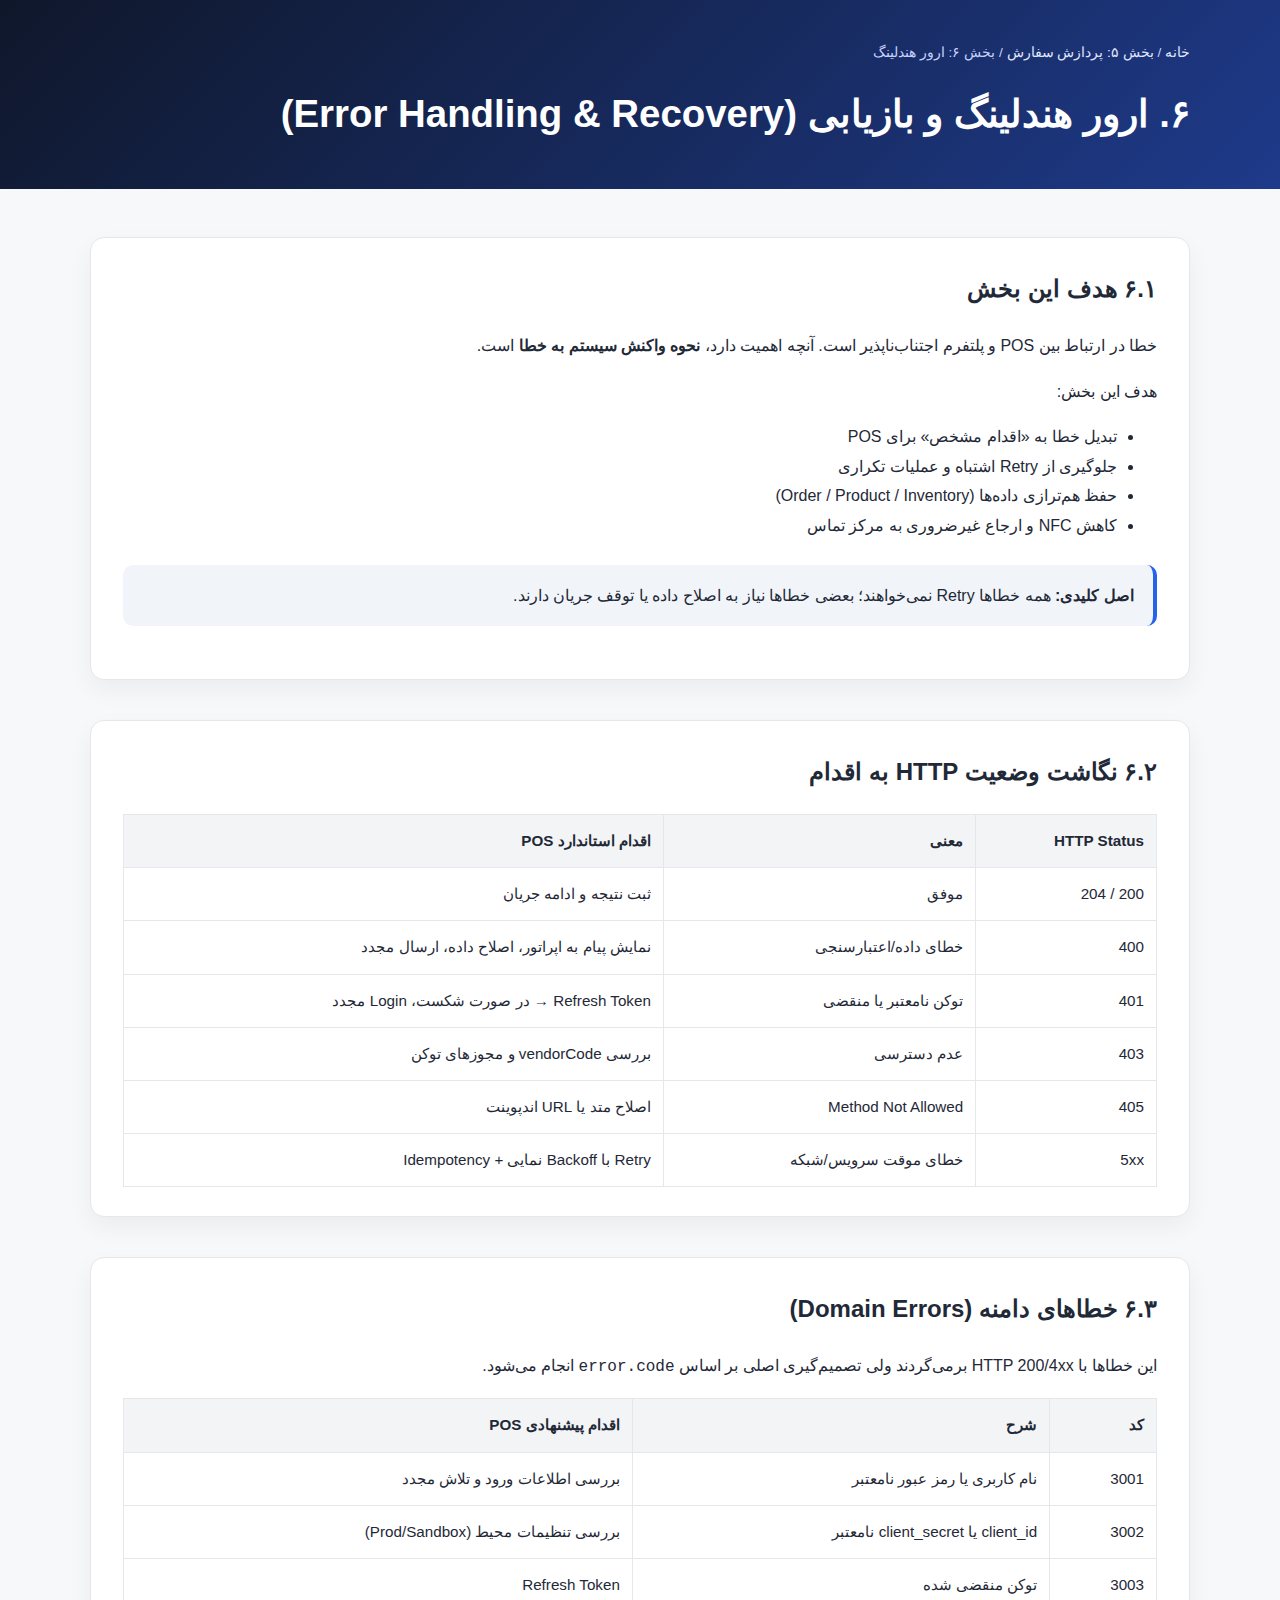
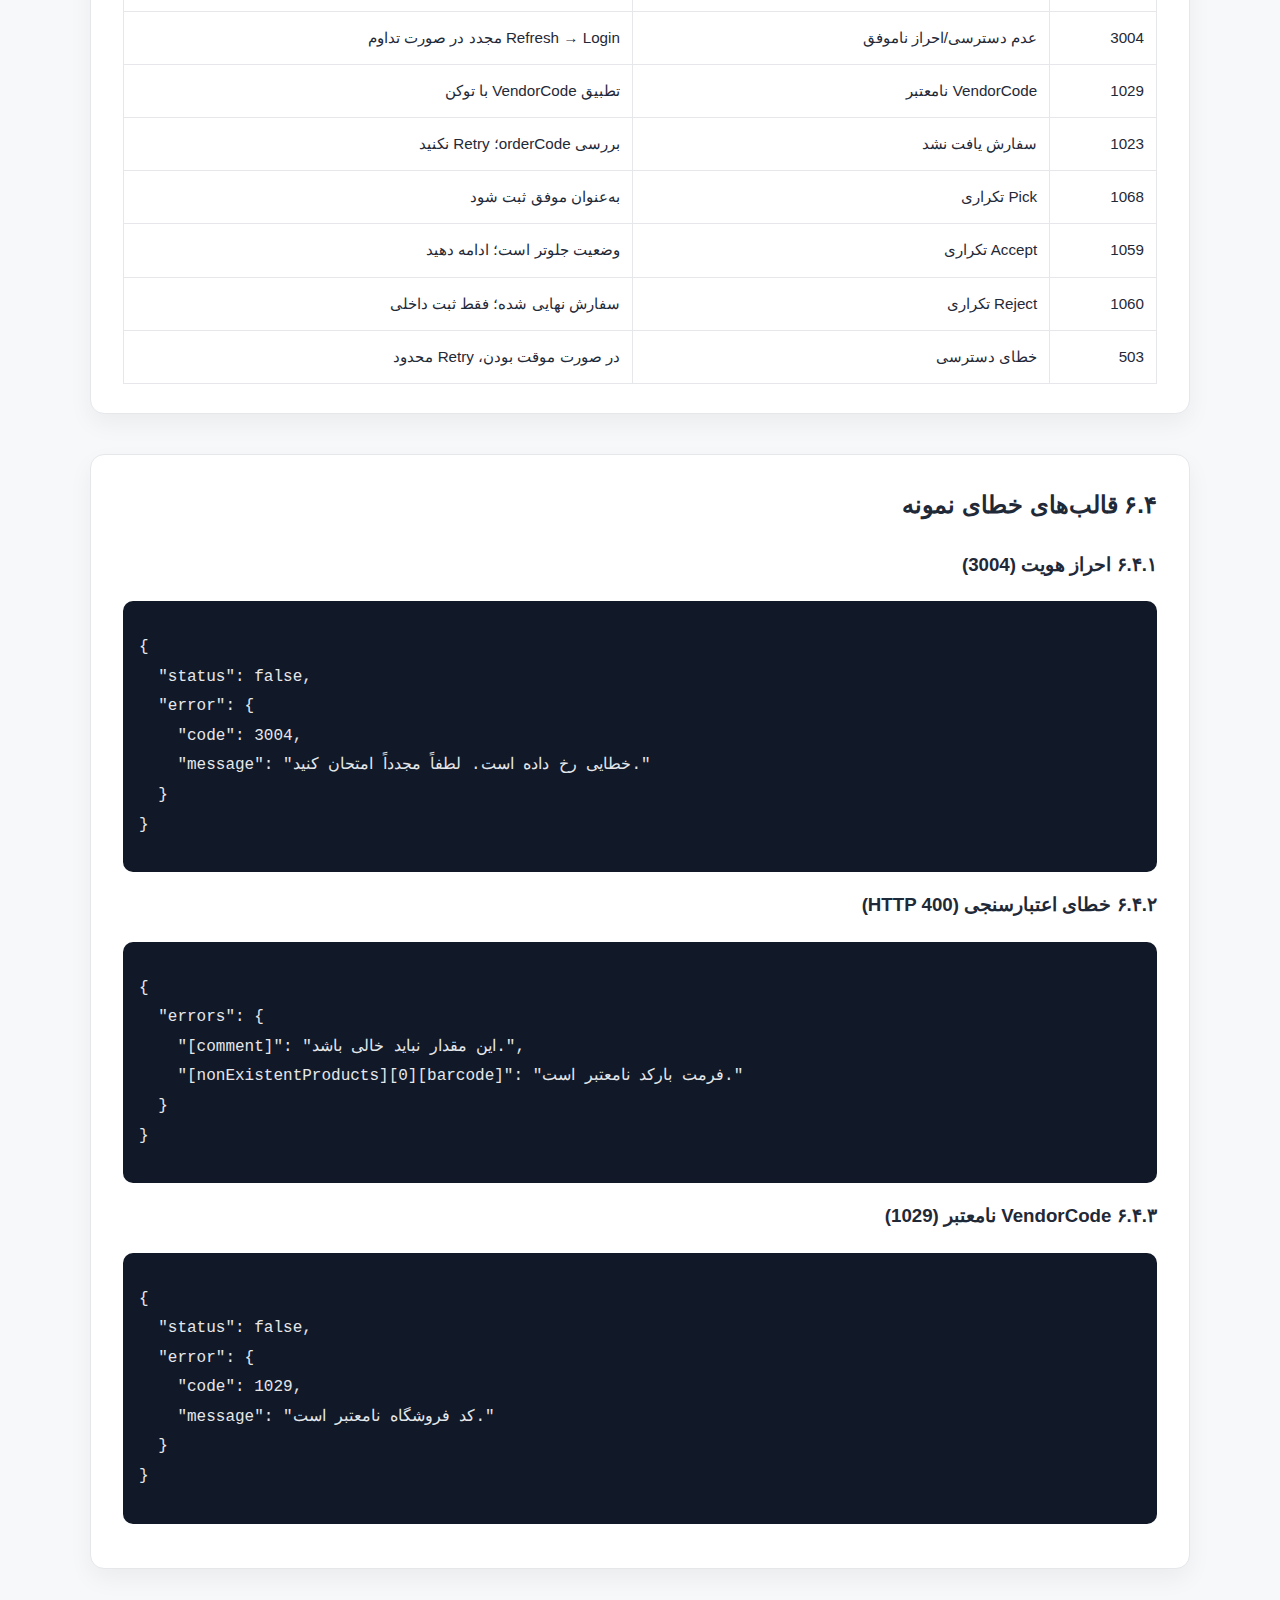
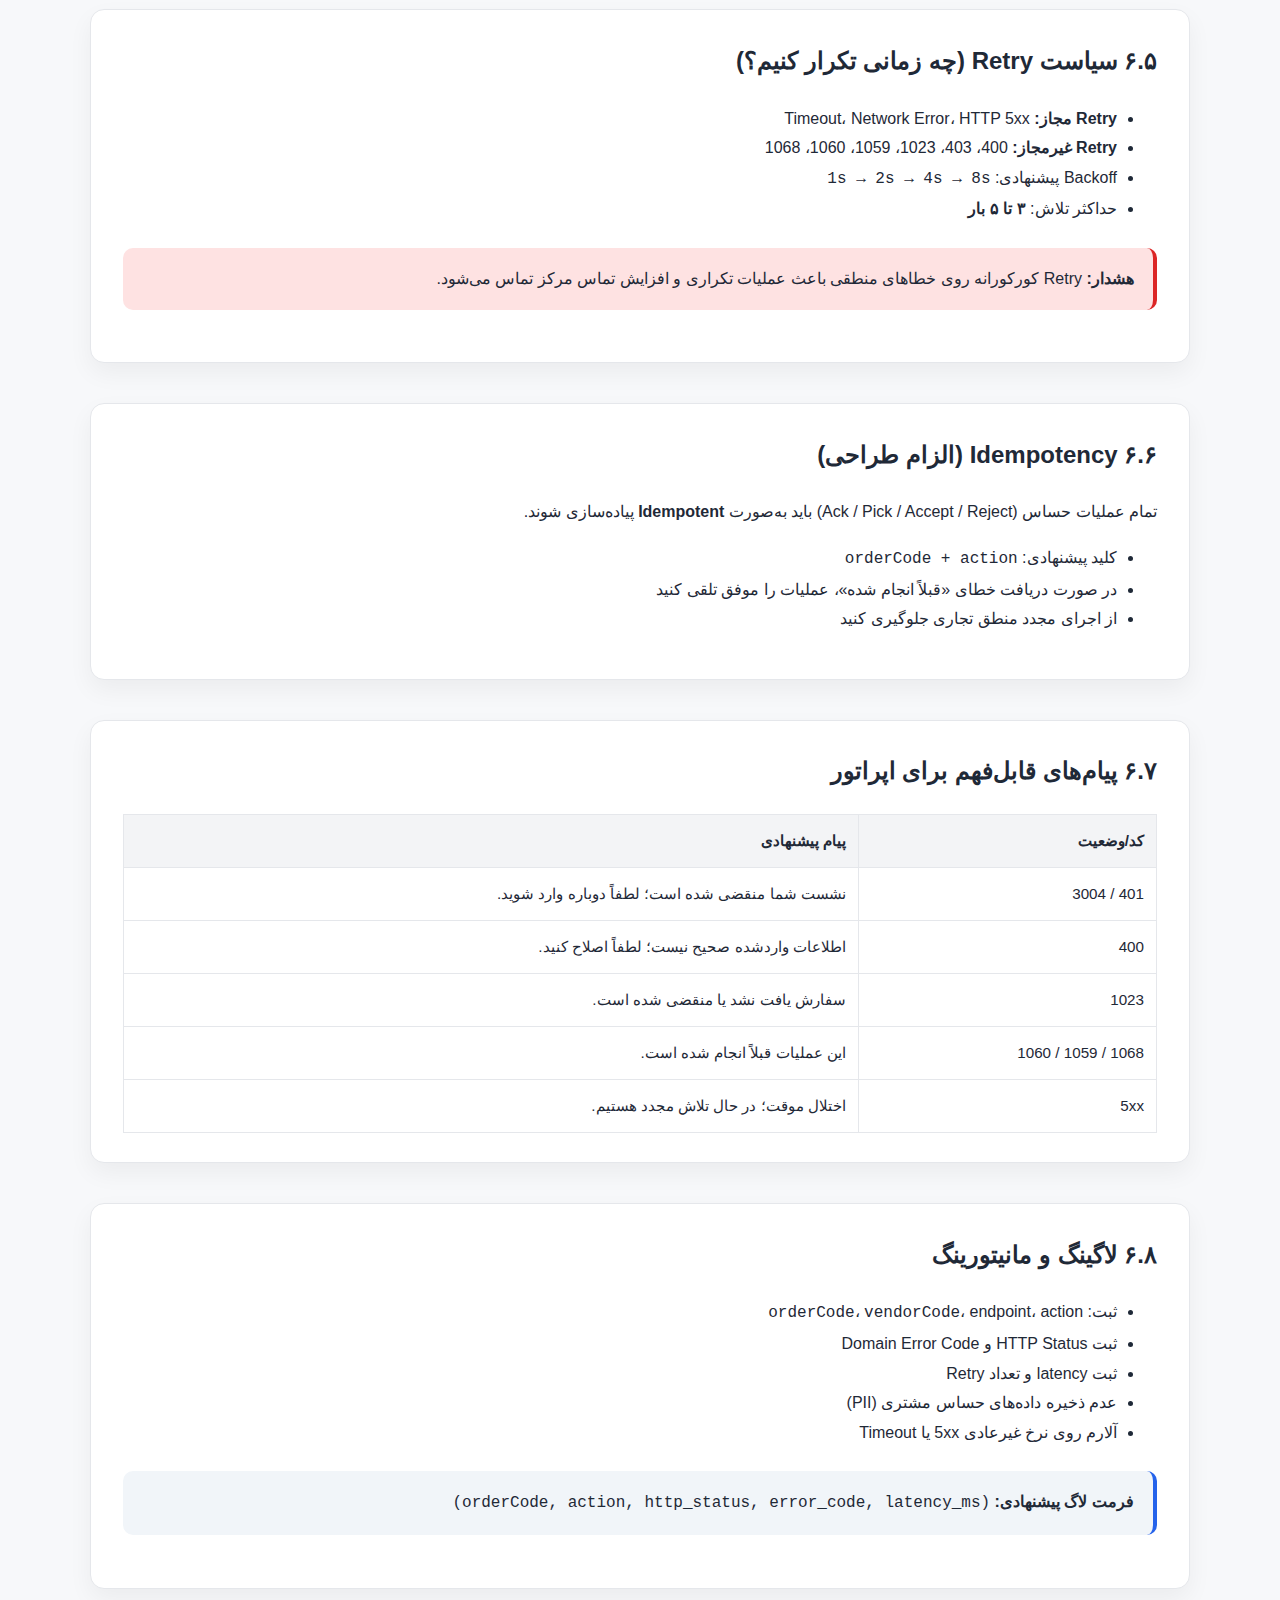
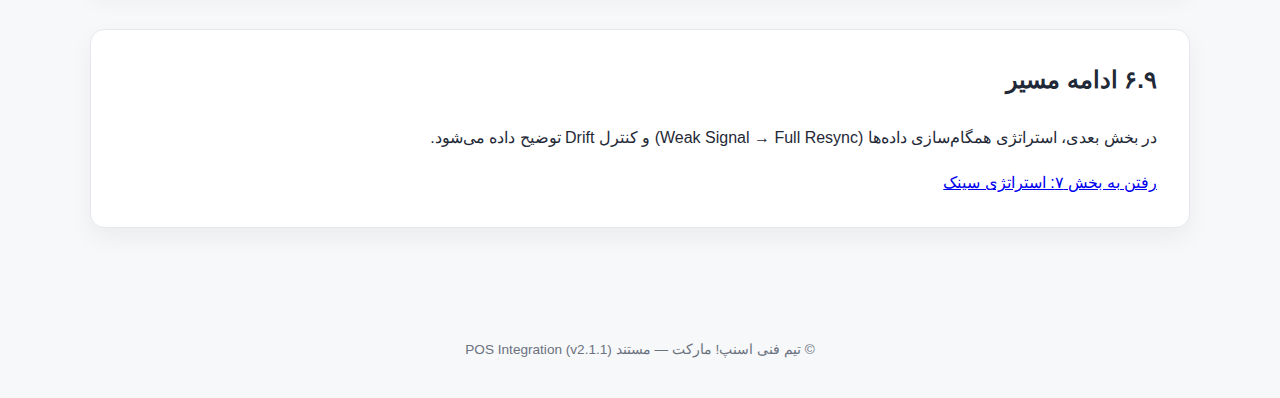
<file: pages/06-errors.html>
<!doctype html>
<html lang="fa" dir="rtl">
<head>
  <meta charset="utf-8" />
  <meta name="viewport" content="width=device-width, initial-scale=1" />
  <title>بخش ۶ – ارور هندلینگ و ریکاوری | راهنمای یکپارچه‌سازی POS با اسنپ! مارکت</title>
  <link rel="stylesheet" href="../style.css" />
  <style>
    pre, code { direction: ltr; text-align: left; }
  </style>
</head>
<body>

<header class="header">
  <div class="container">
    <nav class="breadcrumb">
      <a href="../index.html">خانه</a> /
      <a href="05-process.html">بخش ۵: پردازش سفارش</a> /
      <span>بخش ۶: ارور هندلینگ</span>
    </nav>
    <h1>۶. ارور هندلینگ و بازیابی (Error Handling & Recovery)</h1>
  </div>
</header>

<main class="container">

<!-- ===================================================== -->
<section class="panel">
  <h2>۶.۱ هدف این بخش</h2>
  <p>
    خطا در ارتباط بین POS و پلتفرم اجتناب‌ناپذیر است.
    آنچه اهمیت دارد، <strong>نحوه واکنش سیستم به خطا</strong> است.
  </p>
  <p>
    هدف این بخش:
  </p>
  <ul>
    <li>تبدیل خطا به «اقدام مشخص» برای POS</li>
    <li>جلوگیری از Retry اشتباه و عملیات تکراری</li>
    <li>حفظ هم‌ترازی داده‌ها (Order / Product / Inventory)</li>
    <li>کاهش NFC و ارجاع غیرضروری به مرکز تماس</li>
  </ul>

  <div class="callout">
    <strong>اصل کلیدی:</strong>
    همه خطاها Retry نمی‌خواهند؛
    بعضی خطاها نیاز به اصلاح داده یا توقف جریان دارند.
  </div>
</section>

<!-- ===================================================== -->
<section class="panel">
  <h2>۶.۲ نگاشت وضعیت HTTP به اقدام</h2>

  <table>
    <thead>
      <tr>
        <th>HTTP Status</th>
        <th>معنی</th>
        <th>اقدام استاندارد POS</th>
      </tr>
    </thead>
    <tbody>
      <tr>
        <td>200 / 204</td>
        <td>موفق</td>
        <td>ثبت نتیجه و ادامه جریان</td>
      </tr>
      <tr>
        <td>400</td>
        <td>خطای داده/اعتبارسنجی</td>
        <td>نمایش پیام به اپراتور، اصلاح داده، ارسال مجدد</td>
      </tr>
      <tr>
        <td>401</td>
        <td>توکن نامعتبر یا منقضی</td>
        <td>Refresh Token → در صورت شکست، Login مجدد</td>
      </tr>
      <tr>
        <td>403</td>
        <td>عدم دسترسی</td>
        <td>بررسی vendorCode و مجوزهای توکن</td>
      </tr>
      <tr>
        <td>405</td>
        <td>Method Not Allowed</td>
        <td>اصلاح متد یا URL اندپوینت</td>
      </tr>
      <tr>
        <td>5xx</td>
        <td>خطای موقت سرویس/شبکه</td>
        <td>Retry با Backoff نمایی + Idempotency</td>
      </tr>
    </tbody>
  </table>
</section>

<!-- ===================================================== -->
<section class="panel">
  <h2>۶.۳ خطاهای دامنه (Domain Errors)</h2>

  <p>
    این خطاها با HTTP 200/4xx برمی‌گردند ولی
    تصمیم‌گیری اصلی بر اساس <code>error.code</code> انجام می‌شود.
  </p>

  <table>
    <thead>
      <tr>
        <th>کد</th>
        <th>شرح</th>
        <th>اقدام پیشنهادی POS</th>
      </tr>
    </thead>
    <tbody>
      <tr>
        <td>3001</td>
        <td>نام کاربری یا رمز عبور نامعتبر</td>
        <td>بررسی اطلاعات ورود و تلاش مجدد</td>
      </tr>
      <tr>
        <td>3002</td>
        <td>client_id یا client_secret نامعتبر</td>
        <td>بررسی تنظیمات محیط (Prod/Sandbox)</td>
      </tr>
      <tr>
        <td>3003</td>
        <td>توکن منقضی شده</td>
        <td>Refresh Token</td>
      </tr>
      <tr>
        <td>3004</td>
        <td>عدم دسترسی/احراز ناموفق</td>
        <td>Refresh → Login مجدد در صورت تداوم</td>
      </tr>
      <tr>
        <td>1029</td>
        <td>VendorCode نامعتبر</td>
        <td>تطبیق VendorCode با توکن</td>
      </tr>
      <tr>
        <td>1023</td>
        <td>سفارش یافت نشد</td>
        <td>بررسی orderCode؛ Retry نکنید</td>
      </tr>
      <tr>
        <td>1068</td>
        <td>Pick تکراری</td>
        <td>به‌عنوان موفق ثبت شود</td>
      </tr>
      <tr>
        <td>1059</td>
        <td>Accept تکراری</td>
        <td>وضعیت جلوتر است؛ ادامه دهید</td>
      </tr>
      <tr>
        <td>1060</td>
        <td>Reject تکراری</td>
        <td>سفارش نهایی شده؛ فقط ثبت داخلی</td>
      </tr>
      <tr>
        <td>503</td>
        <td>خطای دسترسی</td>
        <td>در صورت موقت بودن، Retry محدود</td>
      </tr>
    </tbody>
  </table>
</section>

<!-- ===================================================== -->
<section class="panel">
  <h2>۶.۴ قالب‌های خطای نمونه</h2>

  <h3>۶.۴.۱ احراز هویت (3004)</h3>
  <div class="code-block dark">
<pre><code>{
  "status": false,
  "error": {
    "code": 3004,
    "message": "خطایی رخ داده است. لطفاً مجدداً امتحان کنید."
  }
}</code></pre>
  </div>

  <h3>۶.۴.۲ خطای اعتبارسنجی (HTTP 400)</h3>
  <div class="code-block dark">
<pre><code>{
  "errors": {
    "[comment]": "این مقدار نباید خالی باشد.",
    "[nonExistentProducts][0][barcode]": "فرمت بارکد نامعتبر است."
  }
}</code></pre>
  </div>

  <h3>۶.۴.۳ VendorCode نامعتبر (1029)</h3>
  <div class="code-block dark">
<pre><code>{
  "status": false,
  "error": {
    "code": 1029,
    "message": "کد فروشگاه نامعتبر است."
  }
}</code></pre>
  </div>
</section>

<!-- ===================================================== -->
<section class="panel">
  <h2>۶.۵ سیاست Retry (چه زمانی تکرار کنیم؟)</h2>

  <ul>
    <li>
      <strong>Retry مجاز:</strong>
      Timeout، Network Error، HTTP 5xx
    </li>
    <li>
      <strong>Retry غیرمجاز:</strong>
      400، 403، 1023، 1059، 1060، 1068
    </li>
    <li>
      Backoff پیشنهادی:
      <code>1s → 2s → 4s → 8s</code>
    </li>
    <li>
      حداکثر تلاش: <strong>۳ تا ۵ بار</strong>
    </li>
  </ul>

  <div class="callout danger">
    <strong>هشدار:</strong>
    Retry کورکورانه روی خطاهای منطقی
    باعث عملیات تکراری و افزایش تماس مرکز تماس می‌شود.
  </div>
</section>

<!-- ===================================================== -->
<section class="panel">
  <h2>۶.۶ Idempotency (الزام طراحی)</h2>

  <p>
    تمام عملیات حساس (Ack / Pick / Accept / Reject)
    باید به‌صورت <strong>Idempotent</strong> پیاده‌سازی شوند.
  </p>

  <ul>
    <li>کلید پیشنهادی: <code>orderCode + action</code></li>
    <li>در صورت دریافت خطای «قبلاً انجام شده»، عملیات را موفق تلقی کنید</li>
    <li>از اجرای مجدد منطق تجاری جلوگیری کنید</li>
  </ul>
</section>

<!-- ===================================================== -->
<section class="panel">
  <h2>۶.۷ پیام‌های قابل‌فهم برای اپراتور</h2>

  <table>
    <thead>
      <tr>
        <th>کد/وضعیت</th>
        <th>پیام پیشنهادی</th>
      </tr>
    </thead>
    <tbody>
      <tr>
        <td>401 / 3004</td>
        <td>نشست شما منقضی شده است؛ لطفاً دوباره وارد شوید.</td>
      </tr>
      <tr>
        <td>400</td>
        <td>اطلاعات واردشده صحیح نیست؛ لطفاً اصلاح کنید.</td>
      </tr>
      <tr>
        <td>1023</td>
        <td>سفارش یافت نشد یا منقضی شده است.</td>
      </tr>
      <tr>
        <td>1068 / 1059 / 1060</td>
        <td>این عملیات قبلاً انجام شده است.</td>
      </tr>
      <tr>
        <td>5xx</td>
        <td>اختلال موقت؛ در حال تلاش مجدد هستیم.</td>
      </tr>
    </tbody>
  </table>
</section>

<!-- ===================================================== -->
<section class="panel">
  <h2>۶.۸ لاگینگ و مانیتورینگ</h2>

  <ul>
    <li>ثبت: <code>orderCode</code>، <code>vendorCode</code>، endpoint، action</li>
    <li>ثبت HTTP Status و Domain Error Code</li>
    <li>ثبت latency و تعداد Retry</li>
    <li>عدم ذخیره داده‌های حساس مشتری (PII)</li>
    <li>آلارم روی نرخ غیرعادی 5xx یا Timeout</li>
  </ul>

  <div class="callout">
    <strong>فرمت لاگ پیشنهادی:</strong>
    <code>(orderCode, action, http_status, error_code, latency_ms)</code>
  </div>
</section>

<!-- ===================================================== -->
<section class="panel">
  <h2>۶.۹ ادامه مسیر</h2>
  <p>
    در بخش بعدی، استراتژی همگام‌سازی داده‌ها
    (Weak Signal → Full Resync) و کنترل Drift توضیح داده می‌شود.
  </p>
  <a href="07-sync-strategy.html" class="btn-primary">
    رفتن به بخش ۷: استراتژی سینک
  </a>
</section>

</main>

<footer class="footer">
  <p>© تیم فنی اسنپ! مارکت — مستند POS Integration (v2.1.1)</p>
</footer>

</body>
</html>
</file>
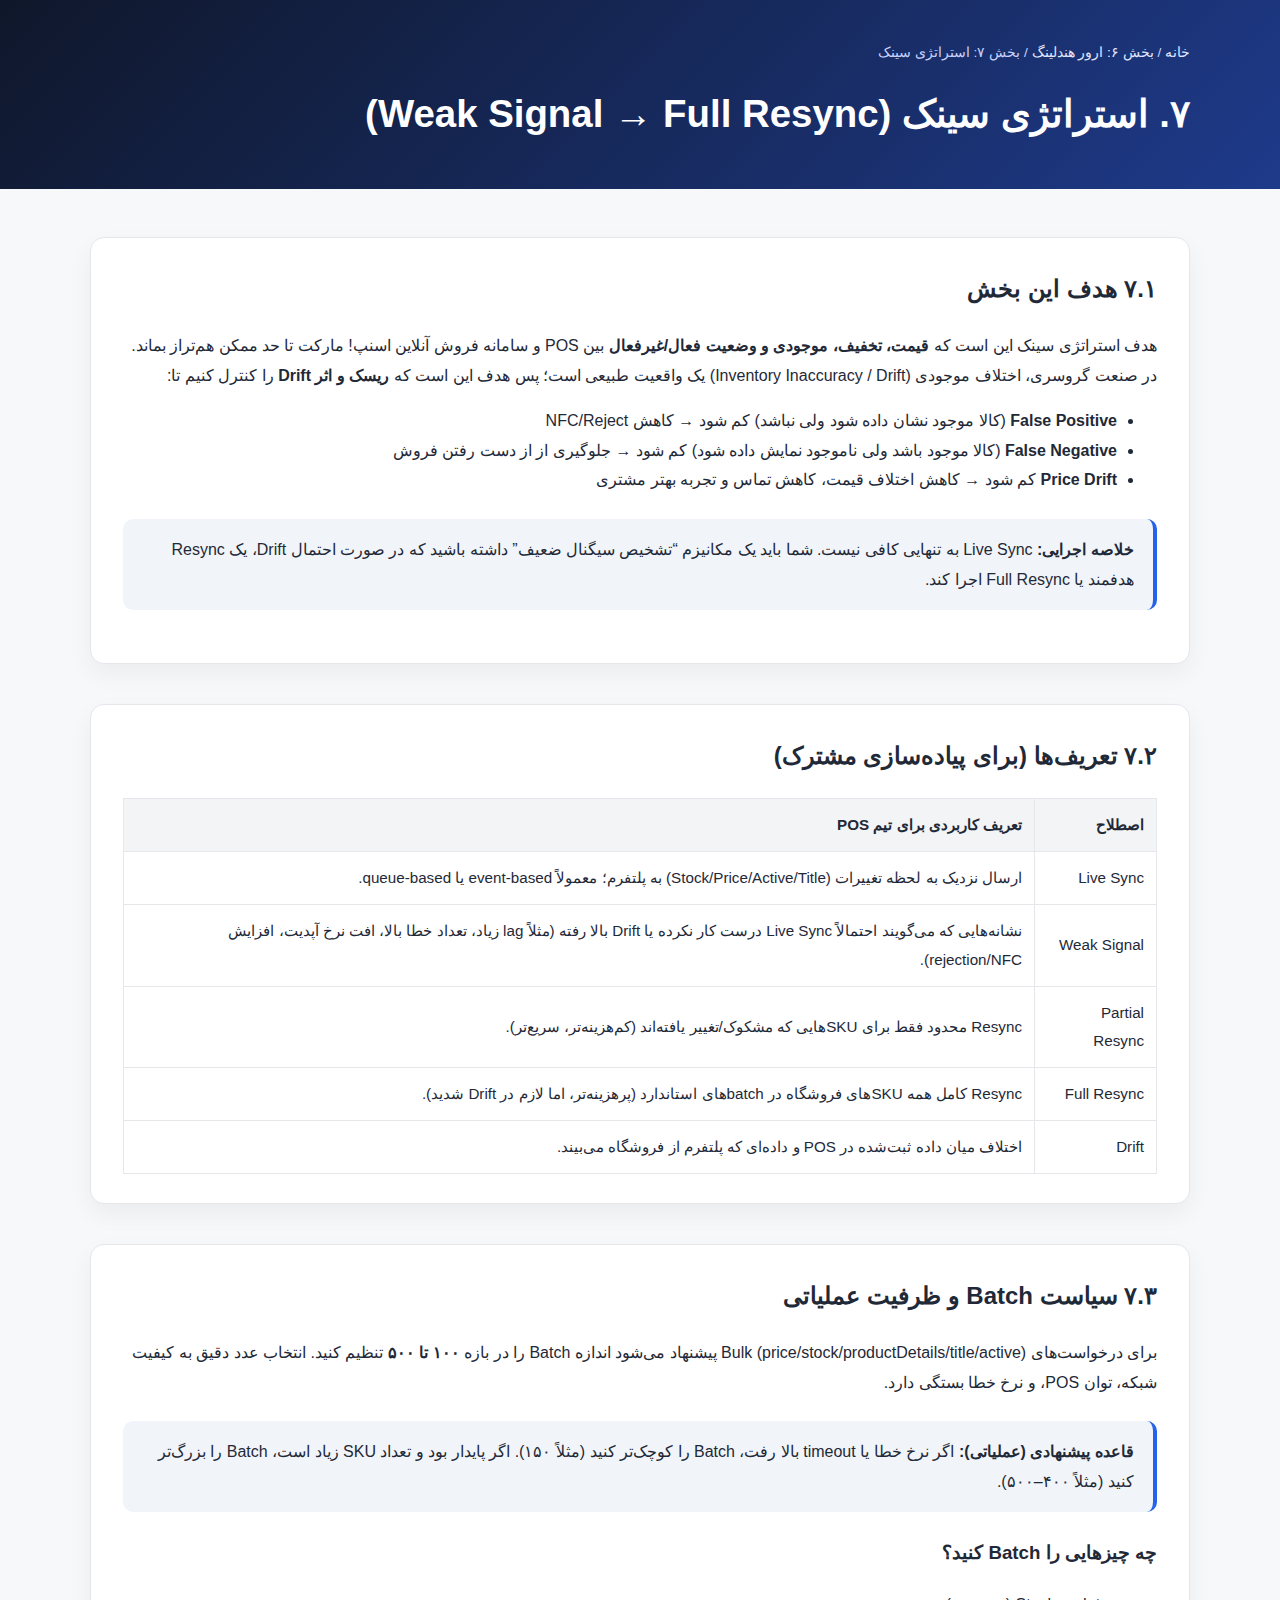
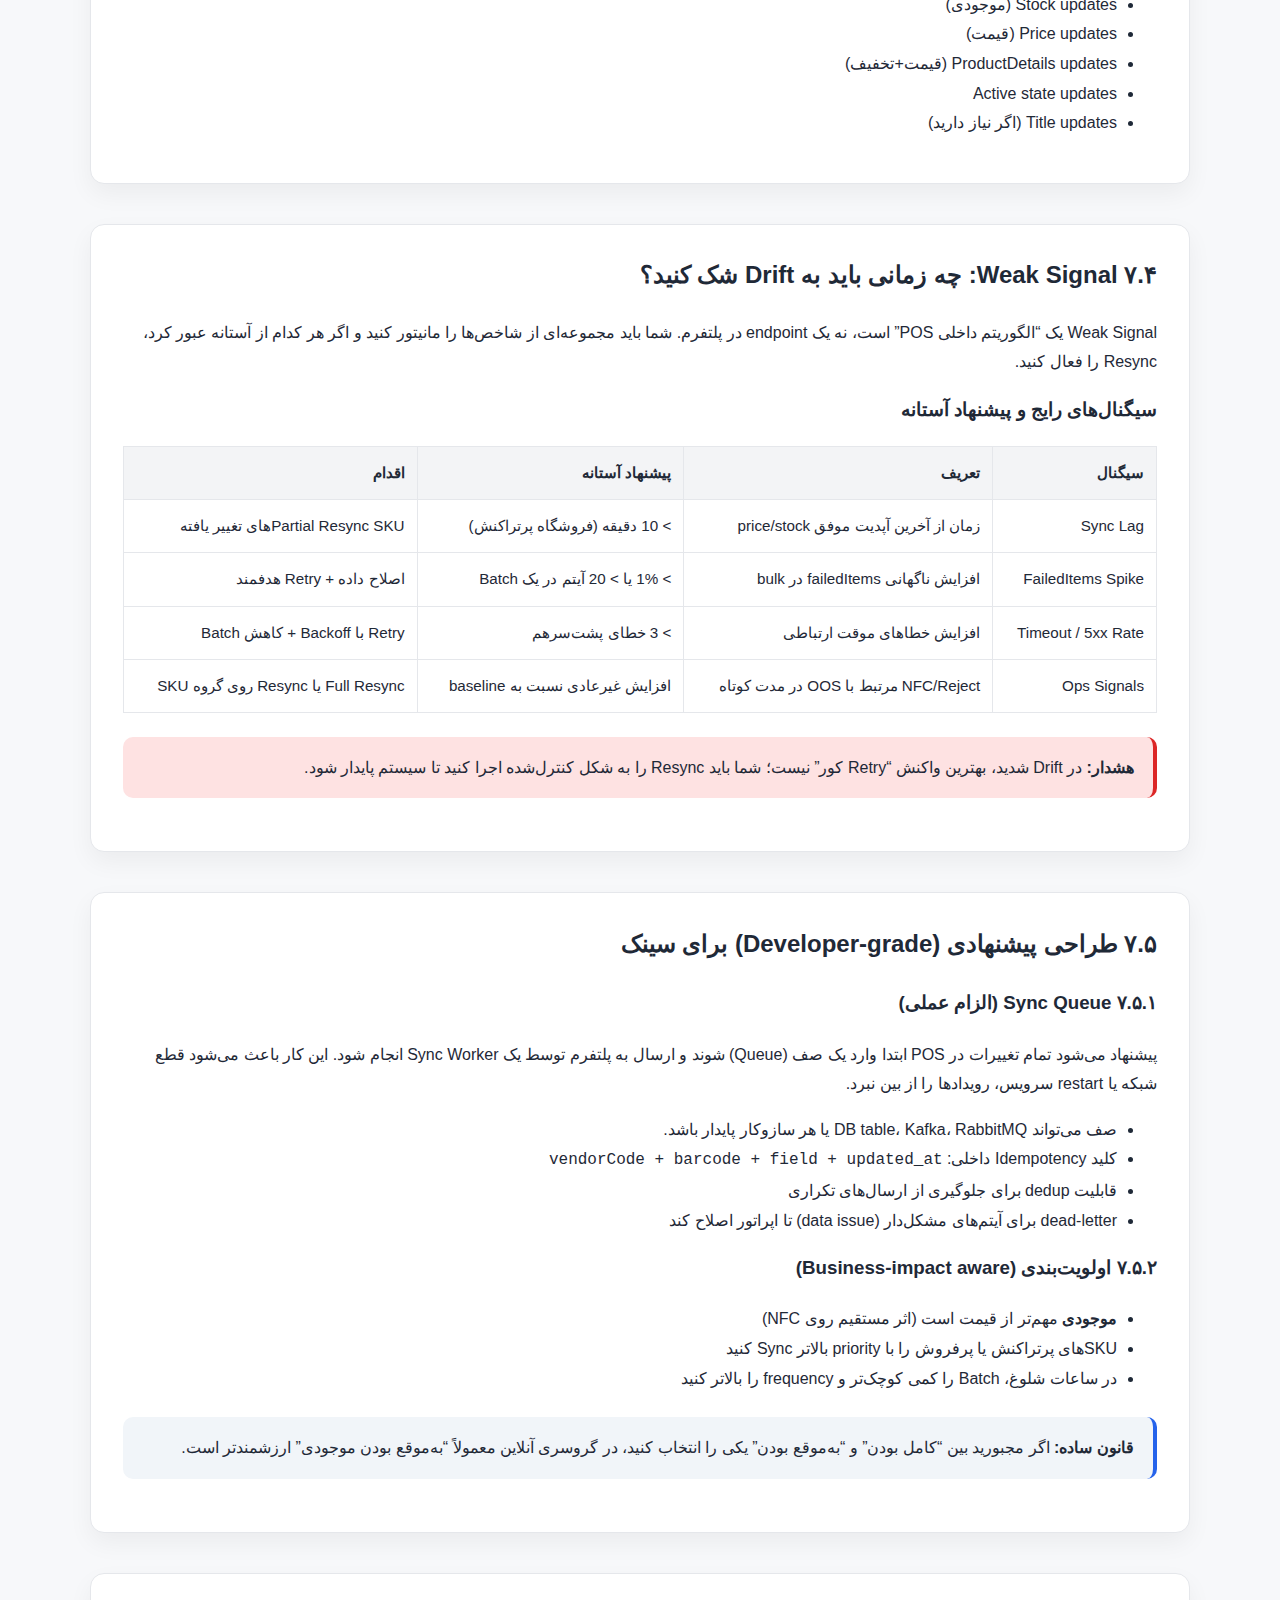
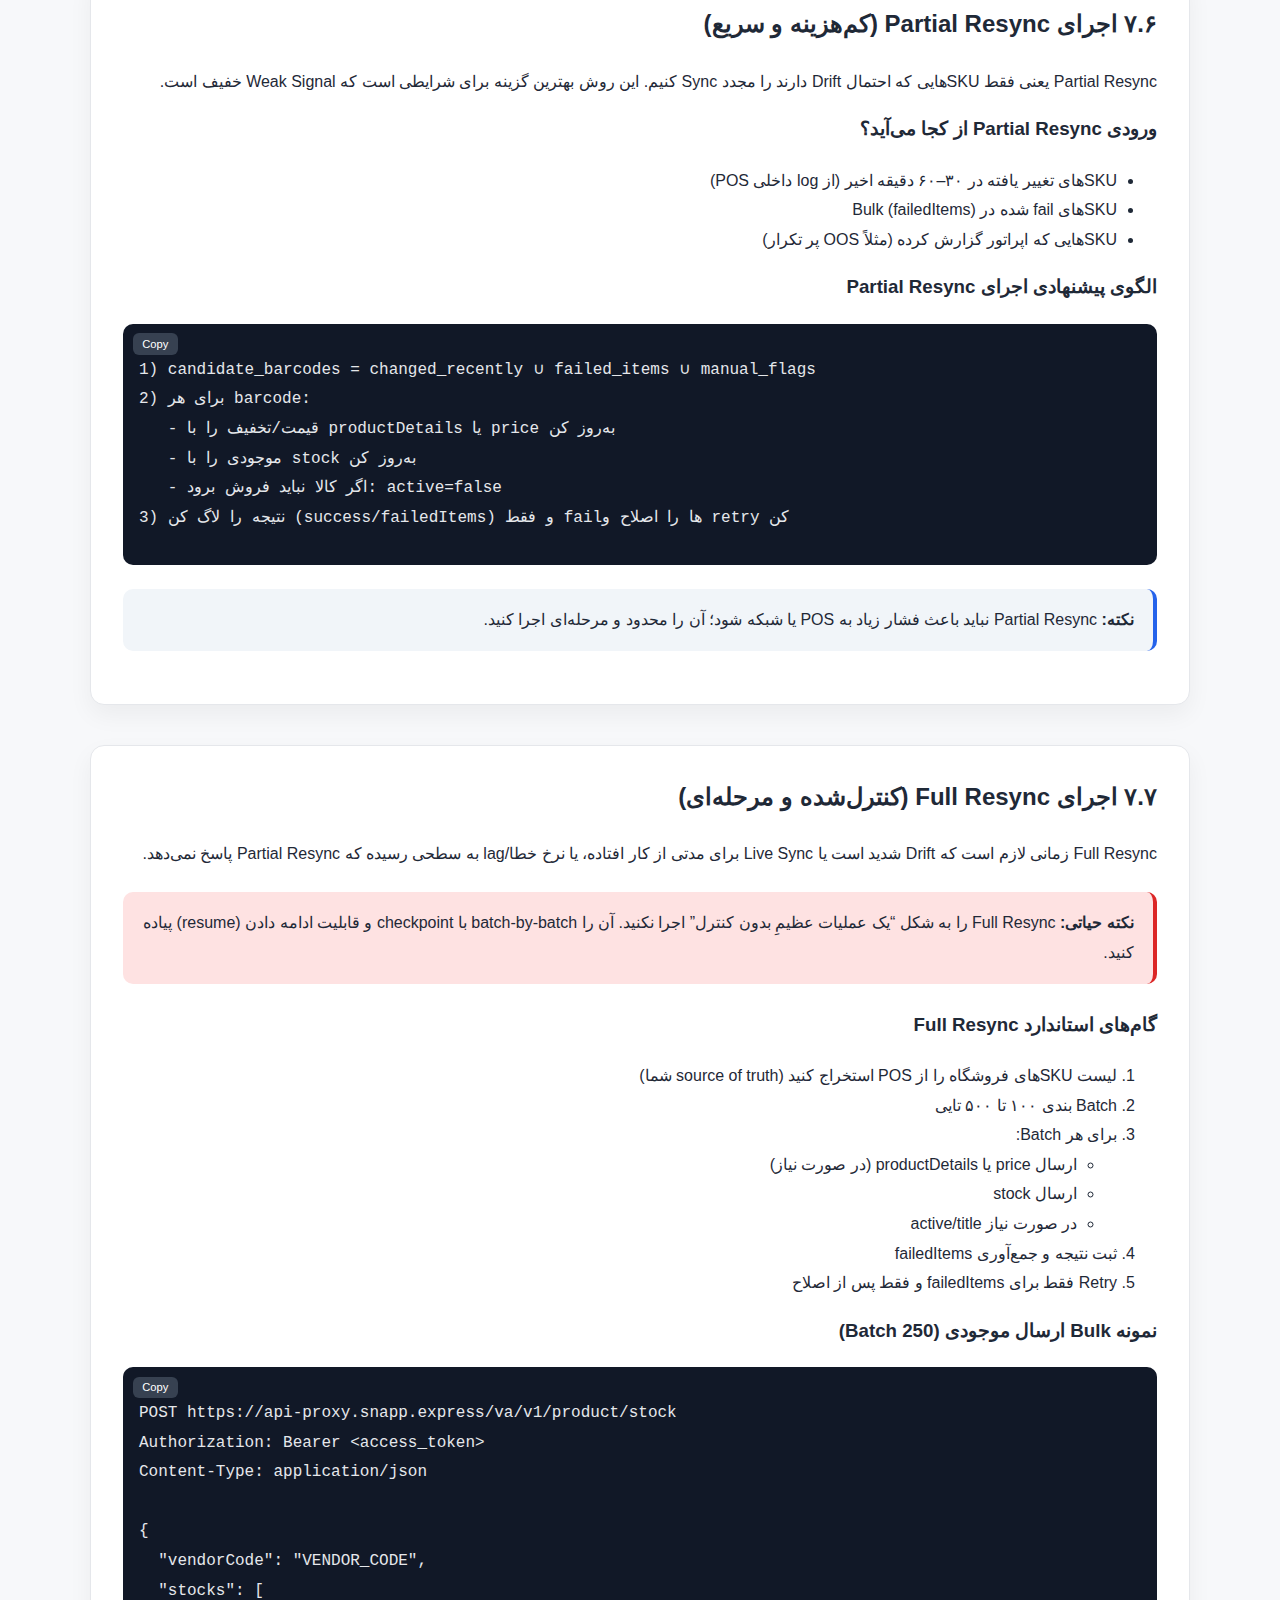
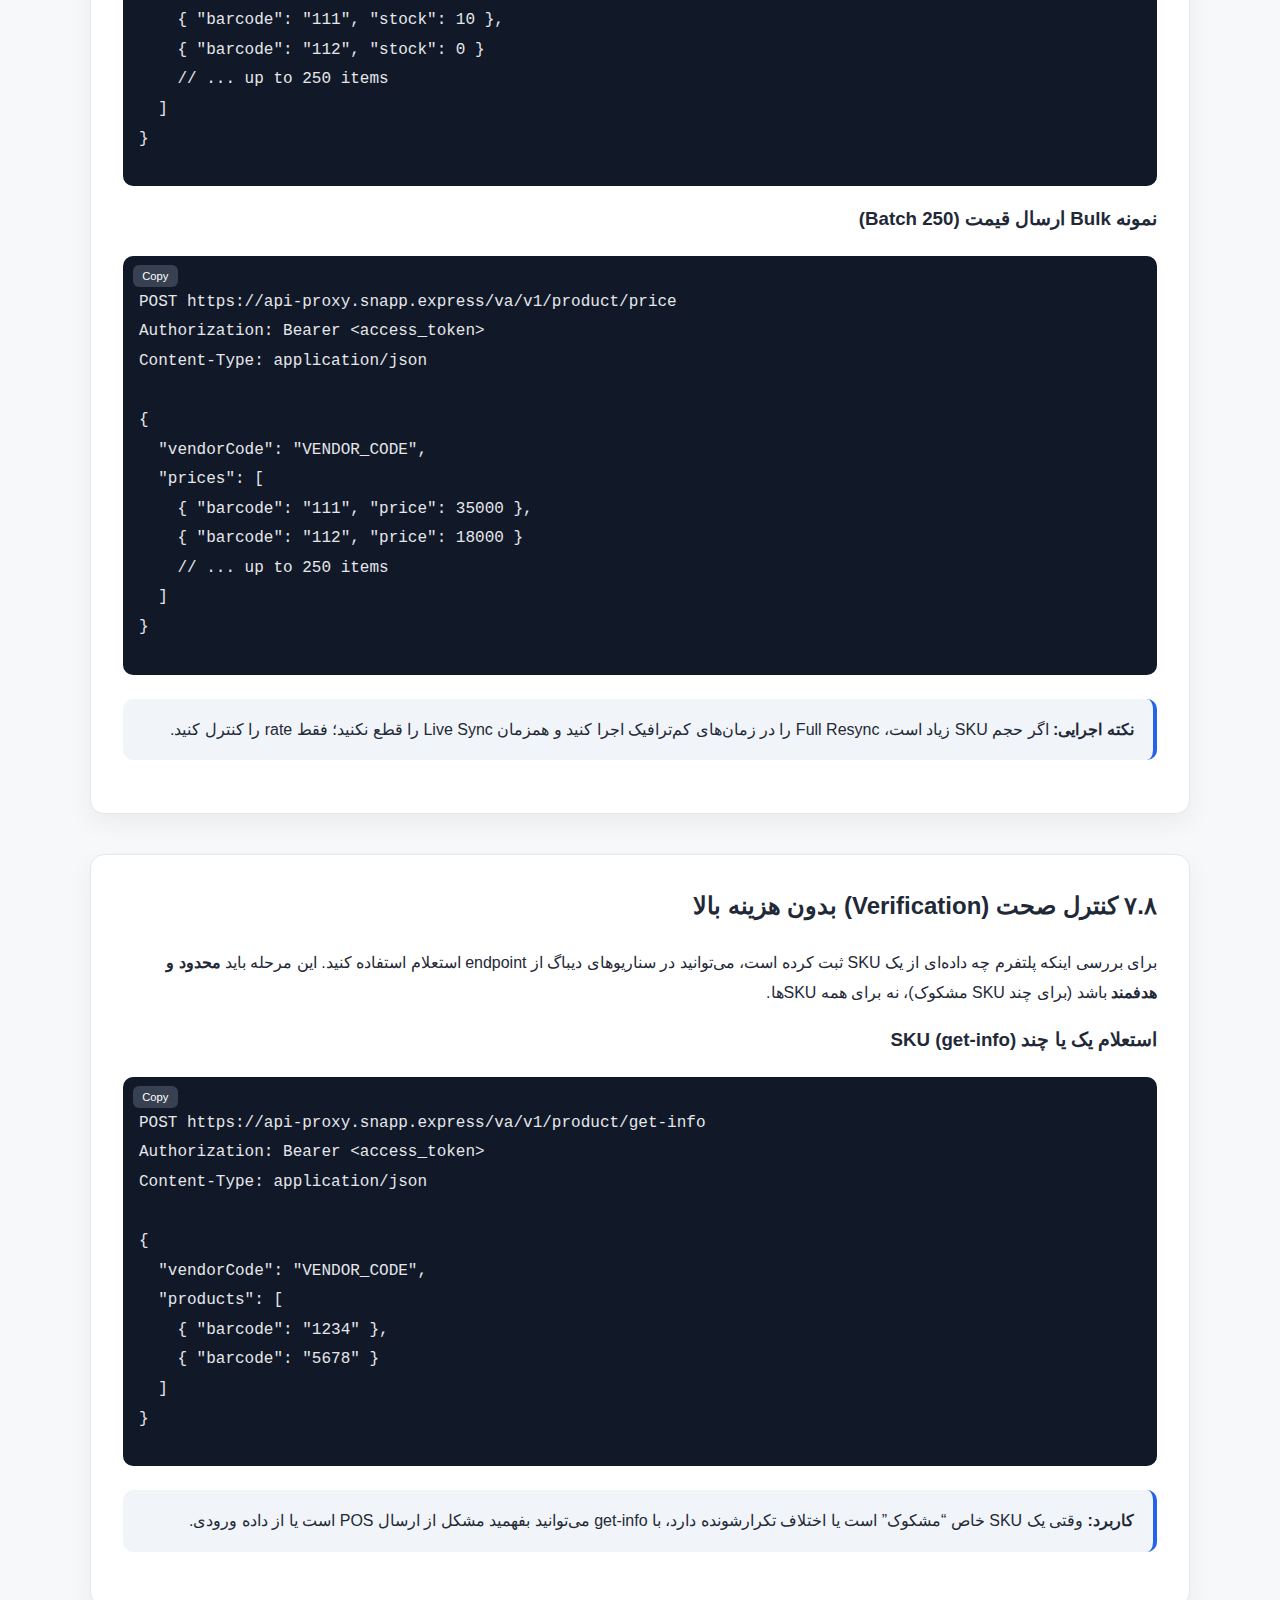
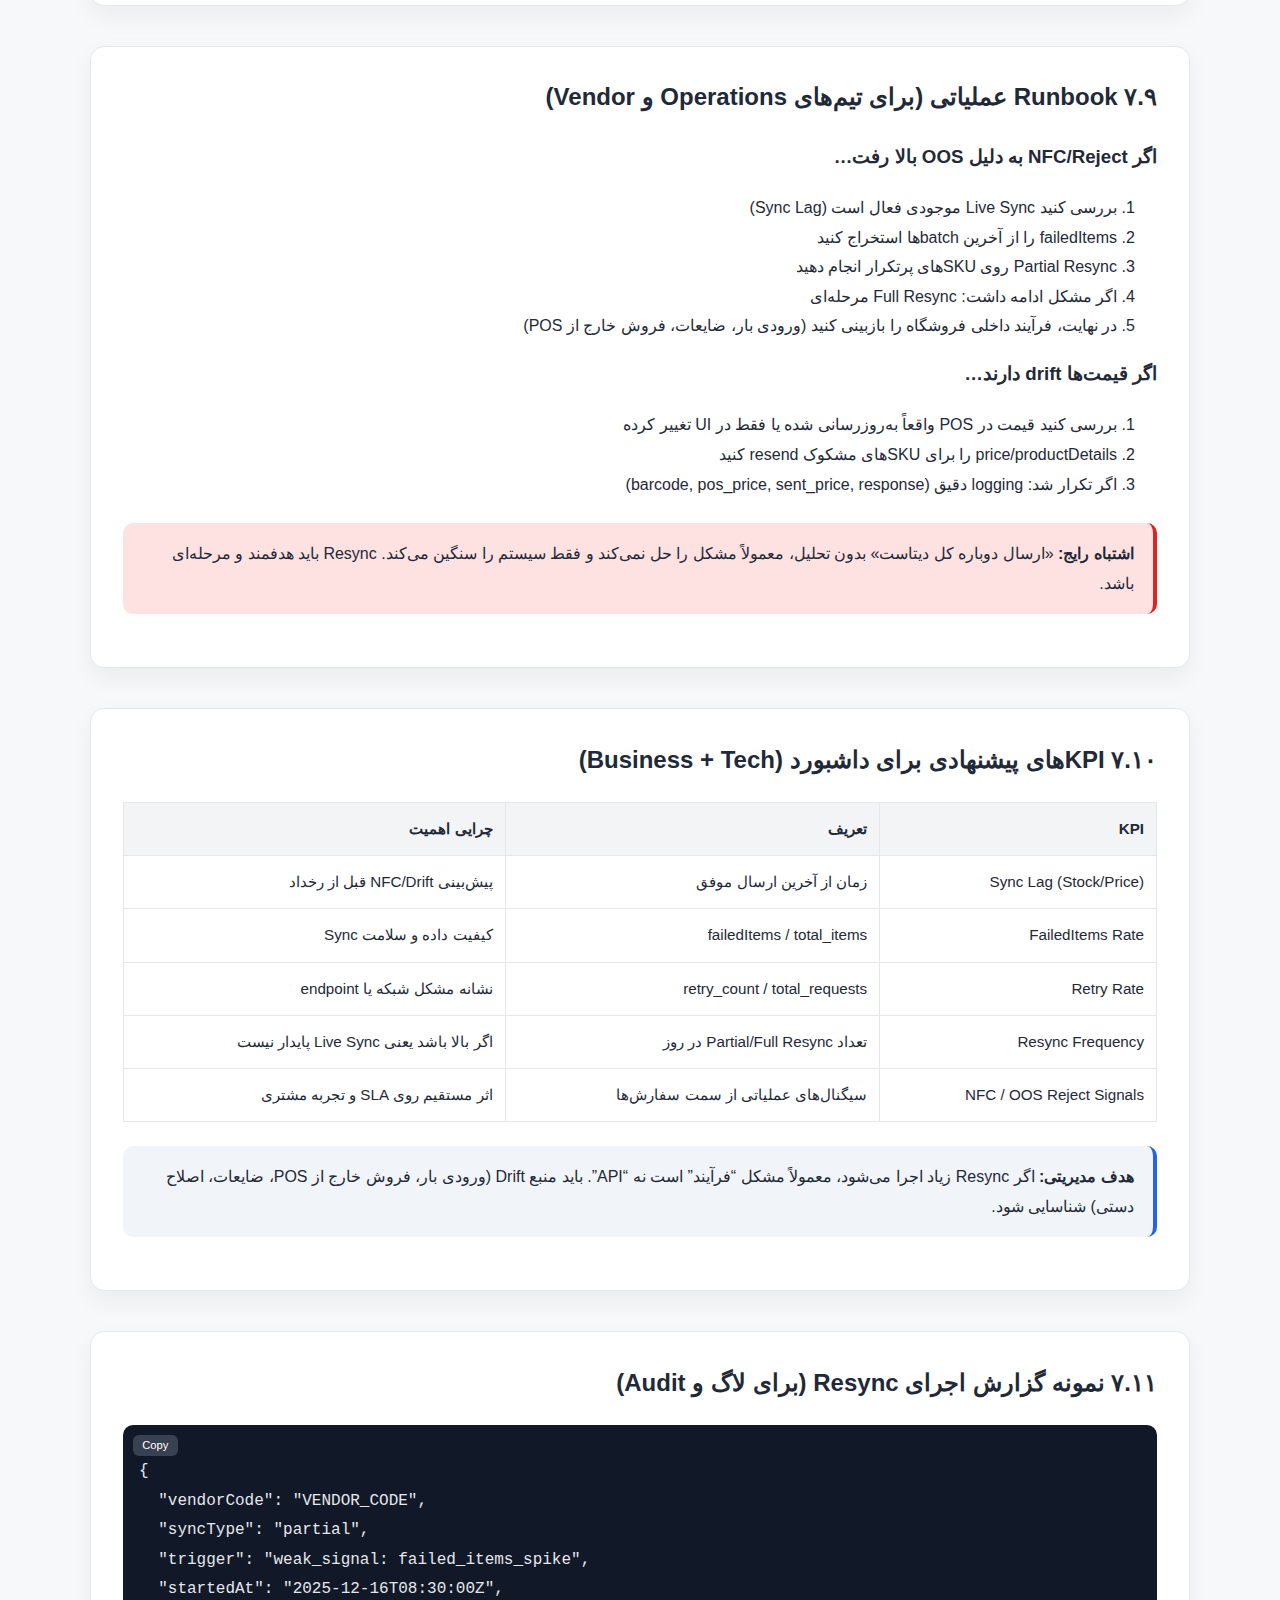
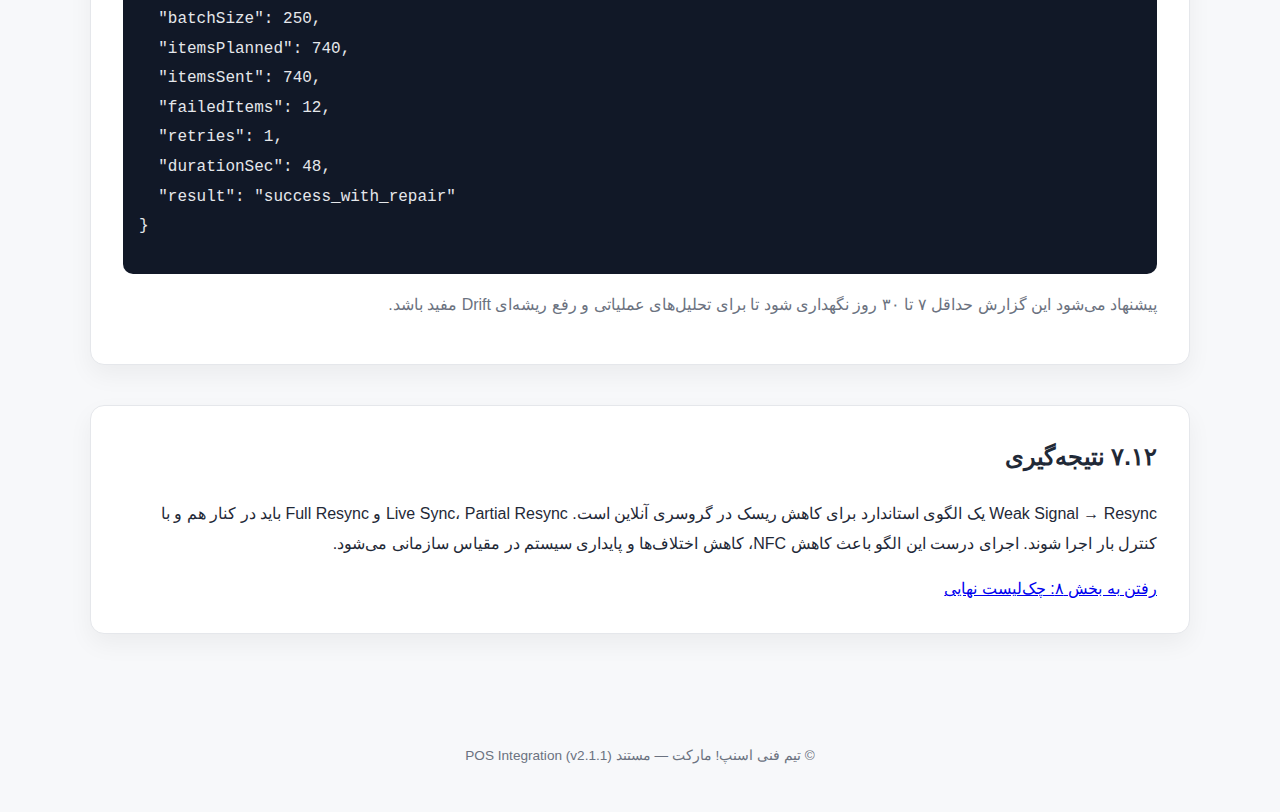
<file: pages/07-sync-strategy.html>
<!doctype html>
<html lang="fa" dir="rtl">
<head>
  <meta charset="utf-8" />
  <meta name="viewport" content="width=device-width, initial-scale=1" />
  <title>بخش ۷ – استراتژی سینک (Weak Signal → Full Resync) | راهنمای POS اسنپ! مارکت</title>
  <link rel="stylesheet" href="../style.css" />
  <style>
    pre, code { direction: ltr; text-align: left; }
  </style>
</head>

<body>

<header class="header">
  <div class="container">
    <nav class="breadcrumb">
      <a href="../index.html">خانه</a> /
      <a href="06-errors.html">بخش ۶: ارور هندلینگ</a> /
      <span>بخش ۷: استراتژی سینک</span>
    </nav>
    <h1>۷. استراتژی سینک (Weak Signal → Full Resync)</h1>
  </div>
</header>

<main class="container">

  <!-- ===================================================== -->
  <section class="panel">
    <h2>۷.۱ هدف این بخش</h2>
    <p>
      هدف استراتژی سینک این است که <strong>قیمت، تخفیف، موجودی و وضعیت فعال/غیرفعال</strong>
      بین POS و سامانه فروش آنلاین اسنپ! مارکت تا حد ممکن هم‌تراز بماند.
      در صنعت گروسری، اختلاف موجودی (Inventory Inaccuracy / Drift) یک واقعیت طبیعی است؛
      پس هدف این است که <strong>ریسک و اثر Drift</strong> را کنترل کنیم تا:
    </p>
    <ul>
      <li><strong>False Positive</strong> (کالا موجود نشان داده شود ولی نباشد) کم شود → کاهش NFC/Reject</li>
      <li><strong>False Negative</strong> (کالا موجود باشد ولی ناموجود نمایش داده شود) کم شود → جلوگیری از از دست رفتن فروش</li>
      <li><strong>Price Drift</strong> کم شود → کاهش اختلاف قیمت، کاهش تماس و تجربه بهتر مشتری</li>
    </ul>

    <div class="callout">
      <strong>خلاصه اجرایی:</strong>
      Live Sync به تنهایی کافی نیست. شما باید یک مکانیزم “تشخیص سیگنال ضعیف” داشته باشید که
      در صورت احتمال Drift، یک Resync هدفمند یا Full Resync اجرا کند.
    </div>
  </section>

  <!-- ===================================================== -->
  <section class="panel">
    <h2>۷.۲ تعریف‌ها (برای پیاده‌سازی مشترک)</h2>

    <table>
      <thead>
        <tr>
          <th>اصطلاح</th>
          <th>تعریف کاربردی برای تیم POS</th>
        </tr>
      </thead>
      <tbody>
        <tr>
          <td>Live Sync</td>
          <td>
            ارسال نزدیک به لحظه تغییرات (Stock/Price/Active/Title) به پلتفرم؛
            معمولاً event-based یا queue-based.
          </td>
        </tr>
        <tr>
          <td>Weak Signal</td>
          <td>
            نشانه‌هایی که می‌گویند احتمالاً Live Sync درست کار نکرده یا Drift بالا رفته
            (مثلاً lag زیاد، تعداد خطا بالا، افت نرخ آپدیت، افزایش rejection/NFC).
          </td>
        </tr>
        <tr>
          <td>Partial Resync</td>
          <td>
            Resync محدود فقط برای SKUهایی که مشکوک/تغییر یافته‌اند (کم‌هزینه‌تر، سریع‌تر).
          </td>
        </tr>
        <tr>
          <td>Full Resync</td>
          <td>
            Resync کامل همه SKUهای فروشگاه در batchهای استاندارد (پرهزینه‌تر، اما لازم در Drift شدید).
          </td>
        </tr>
        <tr>
          <td>Drift</td>
          <td>
            اختلاف میان داده ثبت‌شده در POS و داده‌ای که پلتفرم از فروشگاه می‌بیند.
          </td>
        </tr>
      </tbody>
    </table>
  </section>

  <!-- ===================================================== -->
  <section class="panel">
    <h2>۷.۳ سیاست Batch و ظرفیت عملیاتی</h2>

    <p>
      برای درخواست‌های Bulk (price/stock/productDetails/title/active) پیشنهاد می‌شود
      اندازه Batch را در بازه <strong>۱۰۰ تا ۵۰۰</strong> تنظیم کنید.
      انتخاب عدد دقیق به کیفیت شبکه، توان POS، و نرخ خطا بستگی دارد.
    </p>

    <div class="callout">
      <strong>قاعده پیشنهادی (عملیاتی):</strong>
      اگر نرخ خطا یا timeout بالا رفت، Batch را کوچک‌تر کنید (مثلاً ۱۵۰).
      اگر پایدار بود و تعداد SKU زیاد است، Batch را بزرگ‌تر کنید (مثلاً ۴۰۰–۵۰۰).
    </div>

    <h3>چه چیزهایی را Batch کنید؟</h3>
    <ul>
      <li>Stock updates (موجودی)</li>
      <li>Price updates (قیمت)</li>
      <li>ProductDetails updates (قیمت+تخفیف)</li>
      <li>Active state updates</li>
      <li>Title updates (اگر نیاز دارید)</li>
    </ul>
  </section>

  <!-- ===================================================== -->
  <section class="panel">
    <h2>۷.۴ Weak Signal: چه زمانی باید به Drift شک کنید؟</h2>

    <p>
      Weak Signal یک “الگوریتم داخلی POS” است، نه یک endpoint در پلتفرم.
      شما باید مجموعه‌ای از شاخص‌ها را مانیتور کنید و اگر هر کدام از آستانه عبور کرد،
      Resync را فعال کنید.
    </p>

    <h3>سیگنال‌های رایج و پیشنهاد آستانه</h3>
    <table>
      <thead>
        <tr>
          <th>سیگنال</th>
          <th>تعریف</th>
          <th>پیشنهاد آستانه</th>
          <th>اقدام</th>
        </tr>
      </thead>
      <tbody>
        <tr>
          <td>Sync Lag</td>
          <td>زمان از آخرین آپدیت موفق price/stock</td>
          <td>&gt; 10 دقیقه (فروشگاه پرتراکنش)</td>
          <td>Partial Resync SKUهای تغییر یافته</td>
        </tr>
        <tr>
          <td>FailedItems Spike</td>
          <td>افزایش ناگهانی failedItems در bulk</td>
          <td>&gt; 1% یا &gt; 20 آیتم در یک Batch</td>
          <td>اصلاح داده + Retry هدفمند</td>
        </tr>
        <tr>
          <td>Timeout / 5xx Rate</td>
          <td>افزایش خطاهای موقت ارتباطی</td>
          <td>&gt; 3 خطای پشت‌سرهم</td>
          <td>Retry با Backoff + کاهش Batch</td>
        </tr>
        <tr>
          <td>Ops Signals</td>
          <td>NFC/Reject مرتبط با OOS در مدت کوتاه</td>
          <td>افزایش غیرعادی نسبت به baseline</td>
          <td>Full Resync یا Resync روی گروه SKU</td>
        </tr>
      </tbody>
    </table>

    <div class="callout danger">
      <strong>هشدار:</strong>
      در Drift شدید، بهترین واکنش “Retry کور” نیست؛
      شما باید Resync را به شکل کنترل‌شده اجرا کنید تا سیستم پایدار شود.
    </div>
  </section>

  <!-- ===================================================== -->
  <section class="panel">
    <h2>۷.۵ طراحی پیشنهادی (Developer-grade) برای سینک</h2>

    <h3>۷.۵.۱ Sync Queue (الزام عملی)</h3>
    <p>
      پیشنهاد می‌شود تمام تغییرات در POS ابتدا وارد یک صف (Queue) شوند
      و ارسال به پلتفرم توسط یک Sync Worker انجام شود.
      این کار باعث می‌شود قطع شبکه یا restart سرویس، رویدادها را از بین نبرد.
    </p>

    <ul>
      <li>صف می‌تواند DB table، Kafka، RabbitMQ یا هر سازوکار پایدار باشد.</li>
      <li>کلید Idempotency داخلی: <code>vendorCode + barcode + field + updated_at</code></li>
      <li>قابلیت dedup برای جلوگیری از ارسال‌های تکراری</li>
      <li>dead-letter برای آیتم‌های مشکل‌دار (data issue) تا اپراتور اصلاح کند</li>
    </ul>

    <h3>۷.۵.۲ اولویت‌بندی (Business-impact aware)</h3>
    <ul>
      <li><strong>موجودی</strong> مهم‌تر از قیمت است (اثر مستقیم روی NFC)</li>
      <li>SKUهای پرتراکنش یا پرفروش را با priority بالاتر Sync کنید</li>
      <li>در ساعات شلوغ، Batch را کمی کوچک‌تر و frequency را بالاتر کنید</li>
    </ul>

    <div class="callout">
      <strong>قانون ساده:</strong>
      اگر مجبورید بین “کامل بودن” و “به‌موقع بودن” یکی را انتخاب کنید،
      در گروسری آنلاین معمولاً “به‌موقع بودن موجودی” ارزشمندتر است.
    </div>
  </section>

  <!-- ===================================================== -->
  <section class="panel">
    <h2>۷.۶ اجرای Partial Resync (کم‌هزینه و سریع)</h2>

    <p>
      Partial Resync یعنی فقط SKUهایی که احتمال Drift دارند را مجدد Sync کنیم.
      این روش بهترین گزینه برای شرایطی است که Weak Signal خفیف است.
    </p>

    <h3>ورودی Partial Resync از کجا می‌آید؟</h3>
    <ul>
      <li>SKUهای تغییر یافته در ۳۰–۶۰ دقیقه اخیر (از log داخلی POS)</li>
      <li>SKUهای fail شده در Bulk (failedItems)</li>
      <li>SKUهایی که اپراتور گزارش کرده (مثلاً OOS پر تکرار)</li>
    </ul>

    <h3>الگوی پیشنهادی اجرای Partial Resync</h3>
    <div class="code-block dark">
      <button class="copy-btn" onclick="copyCode(this)">Copy</button>
<pre><code>1) candidate_barcodes = changed_recently ∪ failed_items ∪ manual_flags
2) برای هر barcode:
   - قیمت/تخفیف را با productDetails یا price به‌روز کن
   - موجودی را با stock به‌روز کن
   - اگر کالا نباید فروش برود: active=false
3) نتیجه را لاگ کن (success/failedItems) و فقط failها را اصلاح و retry کن</code></pre>
    </div>

    <div class="callout">
      <strong>نکته:</strong>
      Partial Resync نباید باعث فشار زیاد به POS یا شبکه شود؛
      آن را محدود و مرحله‌ای اجرا کنید.
    </div>
  </section>

  <!-- ===================================================== -->
  <section class="panel">
    <h2>۷.۷ اجرای Full Resync (کنترل‌شده و مرحله‌ای)</h2>

    <p>
      Full Resync زمانی لازم است که Drift شدید است یا Live Sync برای مدتی از کار افتاده،
      یا نرخ خطا/lag به سطحی رسیده که Partial Resync پاسخ نمی‌دهد.
    </p>

    <div class="callout danger">
      <strong>نکته حیاتی:</strong>
      Full Resync را به شکل “یک عملیات عظیمِ بدون کنترل” اجرا نکنید.
      آن را batch-by-batch با checkpoint و قابلیت ادامه دادن (resume) پیاده کنید.
    </div>

    <h3>گام‌های استاندارد Full Resync</h3>
    <ol>
      <li>لیست SKUهای فروشگاه را از POS استخراج کنید (source of truth شما)</li>
      <li>Batch بندی ۱۰۰ تا ۵۰۰ تایی</li>
      <li>برای هر Batch:
        <ul>
          <li>ارسال price یا productDetails (در صورت نیاز)</li>
          <li>ارسال stock</li>
          <li>در صورت نیاز active/title</li>
        </ul>
      </li>
      <li>ثبت نتیجه و جمع‌آوری failedItems</li>
      <li>Retry فقط برای failedItems و فقط پس از اصلاح</li>
    </ol>

    <h3>نمونه Bulk ارسال موجودی (Batch 250)</h3>
    <div class="code-block dark">
      <button class="copy-btn" onclick="copyCode(this)">Copy</button>
<pre><code>POST https://api-proxy.snapp.express/va/v1/product/stock
Authorization: Bearer &lt;access_token&gt;
Content-Type: application/json

{
  "vendorCode": "VENDOR_CODE",
  "stocks": [
    { "barcode": "111", "stock": 10 },
    { "barcode": "112", "stock": 0 }
    // ... up to 250 items
  ]
}</code></pre>
    </div>

    <h3>نمونه Bulk ارسال قیمت (Batch 250)</h3>
    <div class="code-block dark">
      <button class="copy-btn" onclick="copyCode(this)">Copy</button>
<pre><code>POST https://api-proxy.snapp.express/va/v1/product/price
Authorization: Bearer &lt;access_token&gt;
Content-Type: application/json

{
  "vendorCode": "VENDOR_CODE",
  "prices": [
    { "barcode": "111", "price": 35000 },
    { "barcode": "112", "price": 18000 }
    // ... up to 250 items
  ]
}</code></pre>
    </div>

    <div class="callout">
      <strong>نکته اجرایی:</strong>
      اگر حجم SKU زیاد است، Full Resync را در زمان‌های کم‌ترافیک اجرا کنید
      و همزمان Live Sync را قطع نکنید؛ فقط rate را کنترل کنید.
    </div>
  </section>

  <!-- ===================================================== -->
  <section class="panel">
    <h2>۷.۸ کنترل صحت (Verification) بدون هزینه بالا</h2>

    <p>
      برای بررسی اینکه پلتفرم چه داده‌ای از یک SKU ثبت کرده است،
      می‌توانید در سناریوهای دیباگ از endpoint استعلام استفاده کنید.
      این مرحله باید <strong>محدود و هدفمند</strong> باشد (برای چند SKU مشکوک)، نه برای همه SKUها.
    </p>

    <h3>استعلام یک یا چند SKU (get-info)</h3>
    <div class="code-block dark">
      <button class="copy-btn" onclick="copyCode(this)">Copy</button>
<pre><code>POST https://api-proxy.snapp.express/va/v1/product/get-info
Authorization: Bearer &lt;access_token&gt;
Content-Type: application/json

{
  "vendorCode": "VENDOR_CODE",
  "products": [
    { "barcode": "1234" },
    { "barcode": "5678" }
  ]
}</code></pre>
    </div>

    <div class="callout">
      <strong>کاربرد:</strong>
      وقتی یک SKU خاص “مشکوک” است یا اختلاف تکرارشونده دارد،
      با get-info می‌توانید بفهمید مشکل از ارسال POS است یا از داده ورودی.
    </div>
  </section>

  <!-- ===================================================== -->
  <section class="panel">
    <h2>۷.۹ Runbook عملیاتی (برای تیم‌های Operations و Vendor)</h2>

    <h3>اگر NFC/Reject به دلیل OOS بالا رفت…</h3>
    <ol>
      <li>بررسی کنید Live Sync موجودی فعال است (Sync Lag)</li>
      <li>failedItems را از آخرین batchها استخراج کنید</li>
      <li>Partial Resync روی SKUهای پرتکرار انجام دهید</li>
      <li>اگر مشکل ادامه داشت: Full Resync مرحله‌ای</li>
      <li>در نهایت، فرآیند داخلی فروشگاه را بازبینی کنید (ورودی بار، ضایعات، فروش خارج از POS)</li>
    </ol>

    <h3>اگر قیمت‌ها drift دارند…</h3>
    <ol>
      <li>بررسی کنید قیمت در POS واقعاً به‌روزرسانی شده یا فقط در UI تغییر کرده</li>
      <li>price/productDetails را برای SKUهای مشکوک resend کنید</li>
      <li>اگر تکرار شد: logging دقیق (barcode, pos_price, sent_price, response)</li>
    </ol>

    <div class="callout danger">
      <strong>اشتباه رایج:</strong>
      «ارسال دوباره کل دیتاست» بدون تحلیل، معمولاً مشکل را حل نمی‌کند و فقط سیستم را سنگین می‌کند.
      Resync باید هدفمند و مرحله‌ای باشد.
    </div>
  </section>

  <!-- ===================================================== -->
  <section class="panel">
    <h2>۷.۱۰ KPIهای پیشنهادی برای داشبورد (Business + Tech)</h2>

    <table>
      <thead>
        <tr>
          <th>KPI</th>
          <th>تعریف</th>
          <th>چرایی اهمیت</th>
        </tr>
      </thead>
      <tbody>
        <tr>
          <td>Sync Lag (Stock/Price)</td>
          <td>زمان از آخرین ارسال موفق</td>
          <td>پیش‌بینی NFC/Drift قبل از رخداد</td>
        </tr>
        <tr>
          <td>FailedItems Rate</td>
          <td>failedItems / total_items</td>
          <td>کیفیت داده و سلامت Sync</td>
        </tr>
        <tr>
          <td>Retry Rate</td>
          <td>retry_count / total_requests</td>
          <td>نشانه مشکل شبکه یا endpoint</td>
        </tr>
        <tr>
          <td>Resync Frequency</td>
          <td>تعداد Partial/Full Resync در روز</td>
          <td>اگر بالا باشد یعنی Live Sync پایدار نیست</td>
        </tr>
        <tr>
          <td>NFC / OOS Reject Signals</td>
          <td>سیگنال‌های عملیاتی از سمت سفارش‌ها</td>
          <td>اثر مستقیم روی SLA و تجربه مشتری</td>
        </tr>
      </tbody>
    </table>

    <div class="callout">
      <strong>هدف مدیریتی:</strong>
      اگر Resync زیاد اجرا می‌شود، معمولاً مشکل “فرآیند” است نه “API”.
      باید منبع Drift (ورودی بار، فروش خارج از POS، ضایعات، اصلاح دستی) شناسایی شود.
    </div>
  </section>

  <!-- ===================================================== -->
  <section class="panel">
    <h2>۷.۱۱ نمونه گزارش اجرای Resync (برای لاگ و Audit)</h2>

    <div class="code-block dark">
      <button class="copy-btn" onclick="copyCode(this)">Copy</button>
<pre><code>{
  "vendorCode": "VENDOR_CODE",
  "syncType": "partial",
  "trigger": "weak_signal: failed_items_spike",
  "startedAt": "2025-12-16T08:30:00Z",
  "batchSize": 250,
  "itemsPlanned": 740,
  "itemsSent": 740,
  "failedItems": 12,
  "retries": 1,
  "durationSec": 48,
  "result": "success_with_repair"
}</code></pre>
    </div>

    <p class="text-muted">
      پیشنهاد می‌شود این گزارش حداقل ۷ تا ۳۰ روز نگهداری شود تا برای تحلیل‌های عملیاتی و رفع ریشه‌ای Drift مفید باشد.
    </p>
  </section>

  <!-- ===================================================== -->
  <section class="panel">
    <h2>۷.۱۲ نتیجه‌گیری</h2>
    <p>
      Weak Signal → Resync یک الگوی استاندارد برای کاهش ریسک در گروسری آنلاین است.
      Live Sync، Partial Resync و Full Resync باید در کنار هم و با کنترل بار اجرا شوند.
      اجرای درست این الگو باعث کاهش NFC، کاهش اختلاف‌ها و پایداری سیستم در مقیاس سازمانی می‌شود.
    </p>

    <a href="08-checklist.html" class="btn-primary">رفتن به بخش ۸: چک‌لیست نهایی</a>
  </section>

</main>

<footer class="footer">
  <p>© تیم فنی اسنپ! مارکت — مستند POS Integration (v2.1.1)</p>
</footer>

<script>
function copyCode(btn) {
  const pre = btn.parentElement.querySelector("pre");
  const text = pre ? pre.innerText : "";
  navigator.clipboard.writeText(text);
  btn.innerText = "Copied ✓";
  setTimeout(() => btn.innerText = "Copy", 1400);
}
</script>

</body>
</html>
</file>
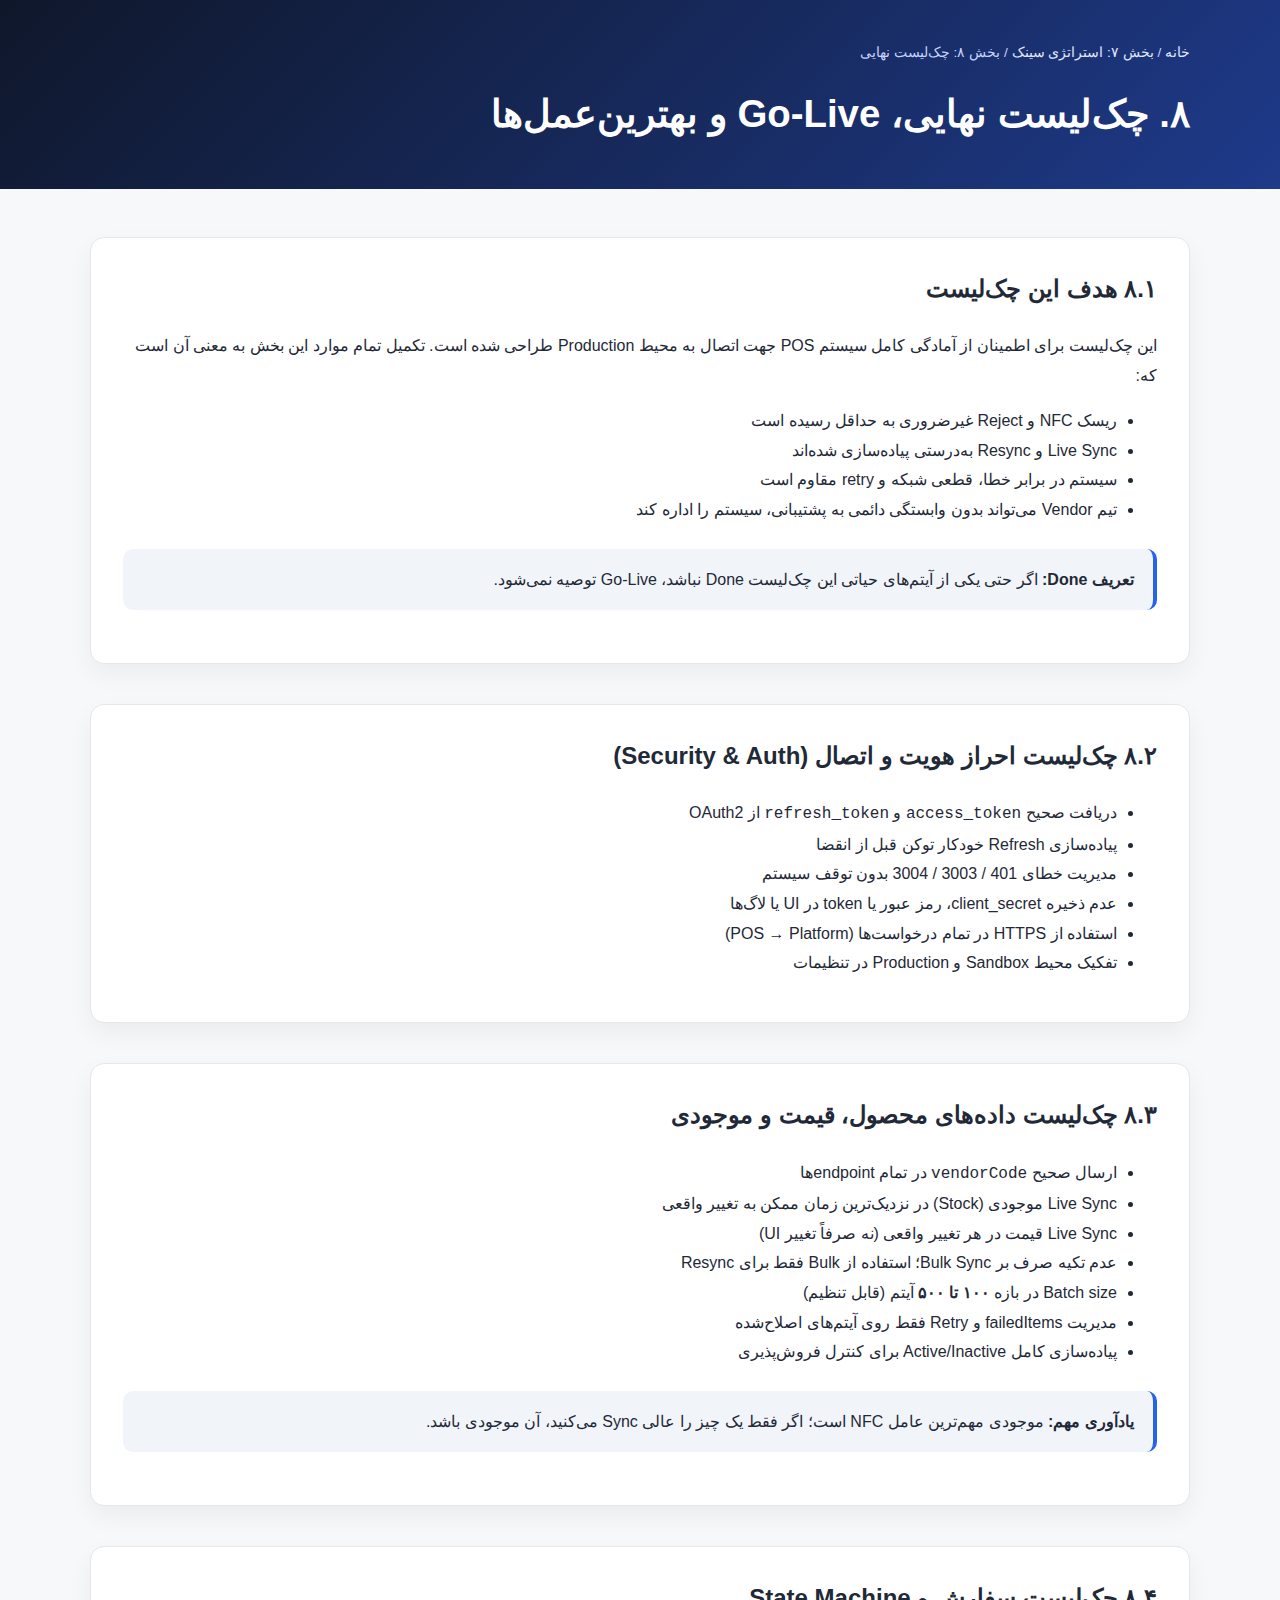
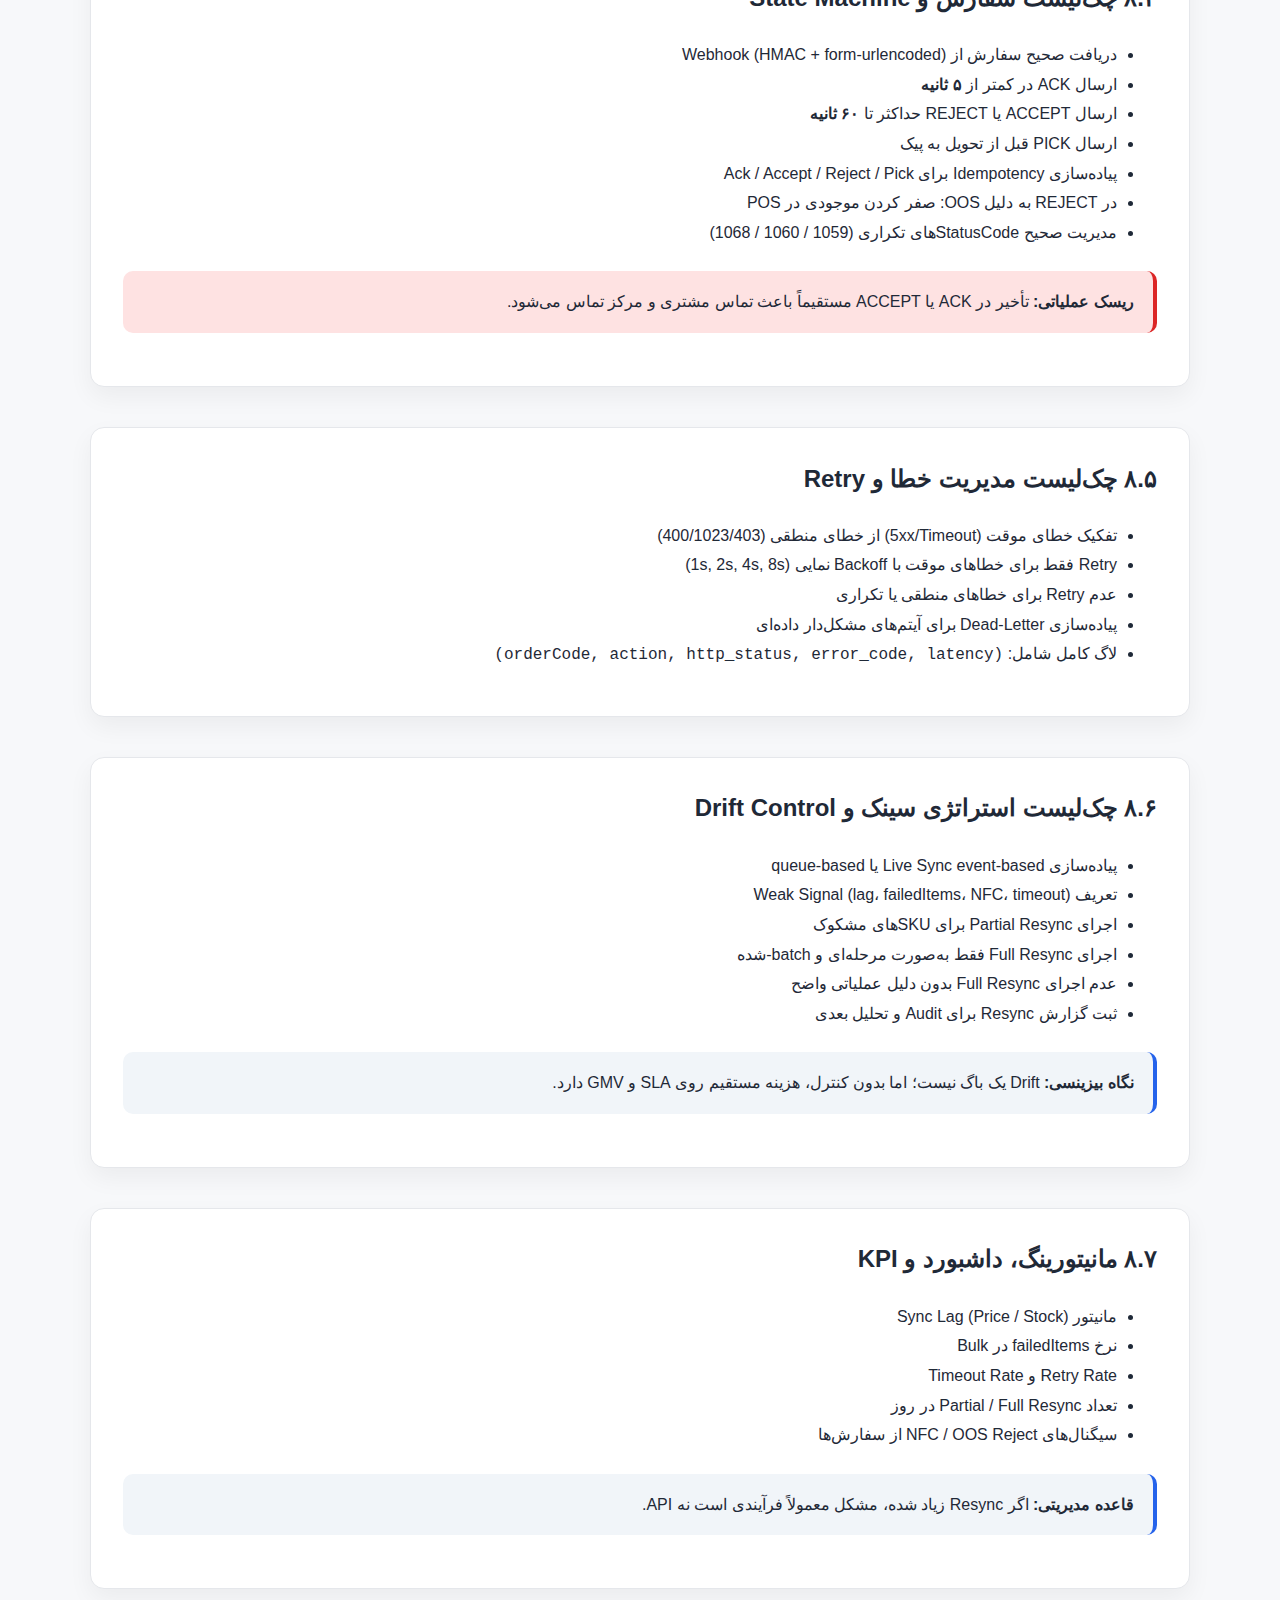
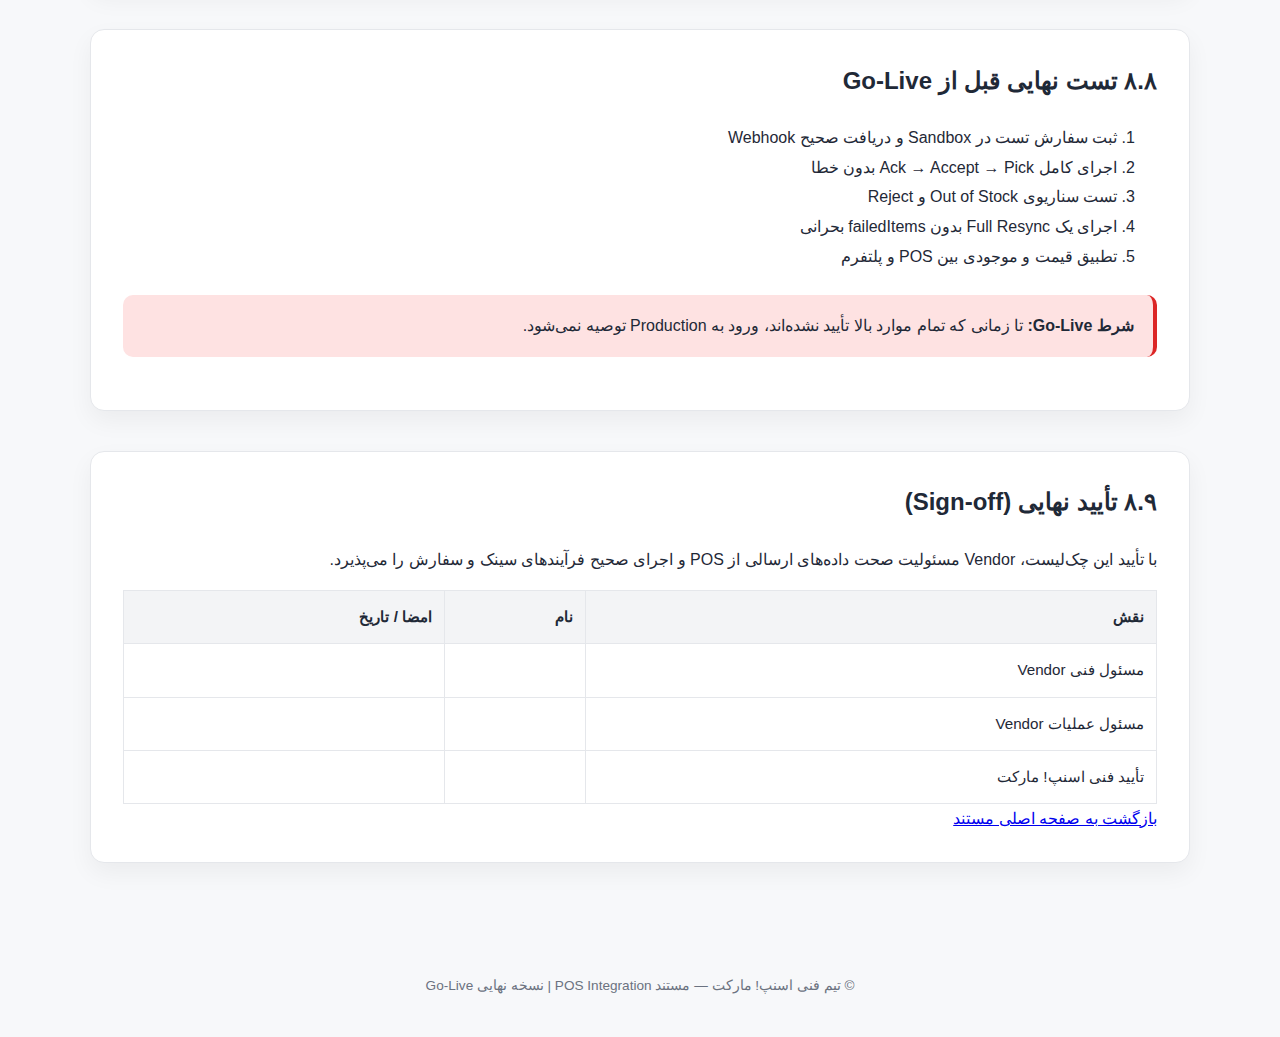
<file: pages/08-checklist.html>
<!doctype html>
<html lang="fa" dir="rtl">
<head>
  <meta charset="utf-8" />
  <meta name="viewport" content="width=device-width, initial-scale=1" />
  <title>بخش ۸ – چک‌لیست نهایی و Go-Live | راهنمای POS اسنپ! مارکت</title>
  <link rel="stylesheet" href="../style.css" />
  <style>
    pre, code { direction: ltr; text-align: left; }
  </style>
</head>
<body>

<header class="header">
  <div class="container">
    <nav class="breadcrumb">
      <a href="../index.html">خانه</a> /
      <a href="07-sync-strategy.html">بخش ۷: استراتژی سینک</a> /
      <span>بخش ۸: چک‌لیست نهایی</span>
    </nav>
    <h1>۸. چک‌لیست نهایی، Go-Live و بهترین‌عمل‌ها</h1>
  </div>
</header>

<main class="container">

<!-- ===================================================== -->
<section class="panel">
  <h2>۸.۱ هدف این چک‌لیست</h2>
  <p>
    این چک‌لیست برای اطمینان از آمادگی کامل سیستم POS جهت اتصال به محیط Production طراحی شده است.
    تکمیل تمام موارد این بخش به معنی آن است که:
  </p>
  <ul>
    <li>ریسک NFC و Reject غیرضروری به حداقل رسیده است</li>
    <li>Live Sync و Resync به‌درستی پیاده‌سازی شده‌اند</li>
    <li>سیستم در برابر خطا، قطعی شبکه و retry مقاوم است</li>
    <li>تیم Vendor می‌تواند بدون وابستگی دائمی به پشتیبانی، سیستم را اداره کند</li>
  </ul>

  <div class="callout">
    <strong>تعریف Done:</strong>
    اگر حتی یکی از آیتم‌های حیاتی این چک‌لیست Done نباشد،
    Go-Live توصیه نمی‌شود.
  </div>
</section>

<!-- ===================================================== -->
<section class="panel">
  <h2>۸.۲ چک‌لیست احراز هویت و اتصال (Security & Auth)</h2>
  <ul>
    <li>دریافت صحیح <code>access_token</code> و <code>refresh_token</code> از OAuth2</li>
    <li>پیاده‌سازی Refresh خودکار توکن قبل از انقضا</li>
    <li>مدیریت خطای 401 / 3003 / 3004 بدون توقف سیستم</li>
    <li>عدم ذخیره client_secret، رمز عبور یا token در UI یا لاگ‌ها</li>
    <li>استفاده از HTTPS در تمام درخواست‌ها (POS → Platform)</li>
    <li>تفکیک محیط Sandbox و Production در تنظیمات</li>
  </ul>
</section>

<!-- ===================================================== -->
<section class="panel">
  <h2>۸.۳ چک‌لیست داده‌های محصول، قیمت و موجودی</h2>
  <ul>
    <li>ارسال صحیح <code>vendorCode</code> در تمام endpointها</li>
    <li>Live Sync موجودی (Stock) در نزدیک‌ترین زمان ممکن به تغییر واقعی</li>
    <li>Live Sync قیمت در هر تغییر واقعی (نه صرفاً تغییر UI)</li>
    <li>عدم تکیه صرف بر Bulk Sync؛ استفاده از Bulk فقط برای Resync</li>
    <li>Batch size در بازه <strong>۱۰۰ تا ۵۰۰</strong> آیتم (قابل تنظیم)</li>
    <li>مدیریت failedItems و Retry فقط روی آیتم‌های اصلاح‌شده</li>
    <li>پیاده‌سازی کامل Active/Inactive برای کنترل فروش‌پذیری</li>
  </ul>

  <div class="callout">
    <strong>یادآوری مهم:</strong>
    موجودی مهم‌ترین عامل NFC است؛
    اگر فقط یک چیز را عالی Sync می‌کنید، آن موجودی باشد.
  </div>
</section>

<!-- ===================================================== -->
<section class="panel">
  <h2>۸.۴ چک‌لیست سفارش و State Machine</h2>
  <ul>
    <li>دریافت صحیح سفارش از Webhook (HMAC + form-urlencoded)</li>
    <li>ارسال ACK در کمتر از <strong>۵ ثانیه</strong></li>
    <li>ارسال ACCEPT یا REJECT حداکثر تا <strong>۶۰ ثانیه</strong></li>
    <li>ارسال PICK قبل از تحویل به پیک</li>
    <li>پیاده‌سازی Idempotency برای Ack / Accept / Reject / Pick</li>
    <li>در REJECT به دلیل OOS: صفر کردن موجودی در POS</li>
    <li>مدیریت صحیح StatusCodeهای تکراری (1059 / 1060 / 1068)</li>
  </ul>

  <div class="callout danger">
    <strong>ریسک عملیاتی:</strong>
    تأخیر در ACK یا ACCEPT مستقیماً باعث تماس مشتری و مرکز تماس می‌شود.
  </div>
</section>

<!-- ===================================================== -->
<section class="panel">
  <h2>۸.۵ چک‌لیست مدیریت خطا و Retry</h2>
  <ul>
    <li>تفکیک خطای موقت (5xx/Timeout) از خطای منطقی (400/1023/403)</li>
    <li>Retry فقط برای خطاهای موقت با Backoff نمایی (1s, 2s, 4s, 8s)</li>
    <li>عدم Retry برای خطاهای منطقی یا تکراری</li>
    <li>پیاده‌سازی Dead-Letter برای آیتم‌های مشکل‌دار داده‌ای</li>
    <li>لاگ کامل شامل:
      <code>(orderCode, action, http_status, error_code, latency)</code>
    </li>
  </ul>
</section>

<!-- ===================================================== -->
<section class="panel">
  <h2>۸.۶ چک‌لیست استراتژی سینک و Drift Control</h2>
  <ul>
    <li>پیاده‌سازی Live Sync event-based یا queue-based</li>
    <li>تعریف Weak Signal (lag، failedItems، NFC، timeout)</li>
    <li>اجرای Partial Resync برای SKUهای مشکوک</li>
    <li>اجرای Full Resync فقط به‌صورت مرحله‌ای و batch-شده</li>
    <li>عدم اجرای Full Resync بدون دلیل عملیاتی واضح</li>
    <li>ثبت گزارش Resync برای Audit و تحلیل بعدی</li>
  </ul>

  <div class="callout">
    <strong>نگاه بیزینسی:</strong>
    Drift یک باگ نیست؛
    اما بدون کنترل، هزینه مستقیم روی SLA و GMV دارد.
  </div>
</section>

<!-- ===================================================== -->
<section class="panel">
  <h2>۸.۷ مانیتورینگ، داشبورد و KPI</h2>
  <ul>
    <li>مانیتور Sync Lag (Price / Stock)</li>
    <li>نرخ failedItems در Bulk</li>
    <li>Retry Rate و Timeout Rate</li>
    <li>تعداد Partial / Full Resync در روز</li>
    <li>سیگنال‌های NFC / OOS Reject از سفارش‌ها</li>
  </ul>

  <div class="callout">
    <strong>قاعده مدیریتی:</strong>
    اگر Resync زیاد شده، مشکل معمولاً فرآیندی است نه API.
  </div>
</section>

<!-- ===================================================== -->
<section class="panel">
  <h2>۸.۸ تست نهایی قبل از Go-Live</h2>
  <ol>
    <li>ثبت سفارش تست در Sandbox و دریافت صحیح Webhook</li>
    <li>اجرای کامل Ack → Accept → Pick بدون خطا</li>
    <li>تست سناریوی Out of Stock و Reject</li>
    <li>اجرای یک Full Resync بدون failedItems بحرانی</li>
    <li>تطبیق قیمت و موجودی بین POS و پلتفرم</li>
  </ol>

  <div class="callout danger">
    <strong>شرط Go-Live:</strong>
    تا زمانی که تمام موارد بالا تأیید نشده‌اند،
    ورود به Production توصیه نمی‌شود.
  </div>
</section>

<!-- ===================================================== -->
<section class="panel">
  <h2>۸.۹ تأیید نهایی (Sign-off)</h2>

  <p>
    با تأیید این چک‌لیست، Vendor مسئولیت صحت داده‌های ارسالی از POS
    و اجرای صحیح فرآیندهای سینک و سفارش را می‌پذیرد.
  </p>

  <table>
    <thead>
      <tr>
        <th>نقش</th>
        <th>نام</th>
        <th>امضا / تاریخ</th>
      </tr>
    </thead>
    <tbody>
      <tr>
        <td>مسئول فنی Vendor</td>
        <td></td>
        <td></td>
      </tr>
      <tr>
        <td>مسئول عملیات Vendor</td>
        <td></td>
        <td></td>
      </tr>
      <tr>
        <td>تأیید فنی اسنپ! مارکت</td>
        <td></td>
        <td></td>
      </tr>
    </tbody>
  </table>

  <a href="../index.html" class="btn-primary">بازگشت به صفحه اصلی مستند</a>
</section>

</main>

<footer class="footer">
  <p>© تیم فنی اسنپ! مارکت — مستند POS Integration | نسخه نهایی Go-Live</p>
</footer>

</body>
</html>
</file>
<file: style.css>
/* ===============================
   Base & Variables
================================ */
:root {
  --bg: #f7f8fa;
  --card: #ffffff;
  --text: #1f2937;
  --muted: #6b7280;
  --primary: #2563eb;
  --primary-soft: #e0e7ff;
  --danger: #dc2626;
  --danger-soft: #fee2e2;
  --border: #e5e7eb;
  --code-bg: #f3f4f6;
  --code-dark: #111827;
  --radius: 14px;
  --radius-sm: 10px;
  --shadow: 0 10px 25px rgba(0,0,0,0.05);
}

/* ===============================
   Reset
================================ */
*,
*::before,
*::after {
  box-sizing: border-box;
}

html {
  scroll-behavior: smooth;
}

body {
  margin: 0;
  font-family: -apple-system, BlinkMacSystemFont, "Segoe UI",
    "Vazirmatn", "IRANSans", Tahoma, sans-serif;
  background: var(--bg);
  color: var(--text);
  line-height: 1.85;
}

/* ===============================
   Layout
================================ */
.container {
  width: min(1100px, 92%);
  margin-inline: auto;
}

main.container {
  margin-block: 3rem;
}

section {
  margin-bottom: 2.5rem;
}

/* ===============================
   Header / Hero
================================ */
.header {
  background: linear-gradient(135deg, #0f172a, #1e3a8a);
  color: #fff;
}

.header .container {
  padding: 2.5rem 0;
}

.header h1 {
  margin: 0.8rem 0 0;
  font-size: clamp(1.6rem, 4vw, 2.4rem);
  font-weight: 800;
}

/* Hero (index) */
.hero {
  padding: 4rem 0;
}

.hero-inner {
  display: grid;
  grid-template-columns: auto 1fr;
  gap: 2rem;
  align-items: center;
}

.hero-logo {
  width: 90px;
  height: auto;
}

.hero-text h1 {
  line-height: 1.4;
}

.hero-sub {
  color: #dbeafe;
  max-width: 720px;
}

.badge {
  display: inline-block;
  background: rgba(255,255,255,0.15);
  padding: 0.35rem 0.75rem;
  border-radius: 999px;
  font-size: 0.8rem;
}

/* ===============================
   Breadcrumb
================================ */
.breadcrumb {
  font-size: 0.85rem;
  color: #c7d2fe;
}

.breadcrumb a {
  color: #e0e7ff;
  text-decoration: none;
}

.breadcrumb a:hover {
  text-decoration: underline;
}

/* ===============================
   Panels / Cards
================================ */
.panel,
.intro-card,
.notes {
  background: var(--card);
  border-radius: var(--radius);
  padding: 1.8rem 2rem;
  box-shadow: var(--shadow);
  border: 1px solid var(--border);
}

.panel h2,
.panel h3 {
  margin-top: 0;
}

.intro-card {
  background: linear-gradient(180deg, #ffffff, #f8fafc);
}

/* ===============================
   Sections list (index)
================================ */
.sections ul {
  list-style: none;
  padding: 0;
  margin: 1.5rem 0 0;
  display: grid;
  grid-template-columns: repeat(auto-fit, minmax(240px, 1fr));
  gap: 1rem;
}

.sections a {
  display: block;
  padding: 1rem 1.2rem;
  border-radius: var(--radius-sm);
  background: #f9fafb;
  border: 1px solid var(--border);
  color: var(--text);
  text-decoration: none;
  font-weight: 600;
}

.sections a:hover {
  background: var(--primary-soft);
  border-color: var(--primary);
  color: var(--primary);
}

/* ===============================
   Text utilities
================================ */
.text-muted {
  color: var(--muted);
}

strong {
  font-weight: 700;
}

/* ===============================
   Callouts
================================ */
.callout {
  margin: 1.5rem 0;
  padding: 1rem 1.2rem;
  border-radius: var(--radius-sm);
  background: #f1f5f9;
  border-right: 4px solid var(--primary);
}

.callout.danger {
  background: var(--danger-soft);
  border-right-color: var(--danger);
}

/* ===============================
   Tables
================================ */
table {
  width: 100%;
  border-collapse: collapse;
  margin-top: 1rem;
  font-size: 0.95rem;
}

th, td {
  border: 1px solid var(--border);
  padding: 0.75rem;
  text-align: right;
}

th {
  background: #f3f4f6;
}

/* ===============================
   Code blocks
================================ */
pre, code {
  font-family: ui-monospace, SFMono-Regular, Menlo, monospace;
}

.code-block {
  position: relative;
  background: var(--code-bg);
  border-radius: var(--radius-sm);
  padding: 1rem;
  overflow-x: auto;
  margin: 1rem 0;
}

.code-block.dark {
  background: var(--code-dark);
  color: #e5e7eb;
}

.code-block code {
  direction: ltr;
  text-align: left;
  display: block;
  white-space: pre;
}

.copy-btn {
  position: absolute;
  top: 0.6rem;
  left: 0.6rem;
  font-size: 0.7rem;
  padding: 0.3rem 0.6rem;
  border-radius: 6px;
  border: none;
  background: #e5e7eb;
  cursor: pointer;
}

.code-block.dark .copy-btn {
  background: #374151;
  color: #fff;
}

/* ===============================
   Footer
================================ */
.footer {
  margin-top: 4rem;
  padding: 2rem 0;
  text-align: center;
  font-size: 0.85rem;
  color: var(--muted);
}

/* ===============================
   Responsive
================================ */
@media (max-width: 768px) {
  .hero-inner {
    grid-template-columns: 1fr;
    text-align: center;
  }

  .hero-logo {
    margin-inline: auto;
  }

  .sections ul {
    grid-template-columns: 1fr;
  }

  table {
    font-size: 0.85rem;
  }
}
</file>
